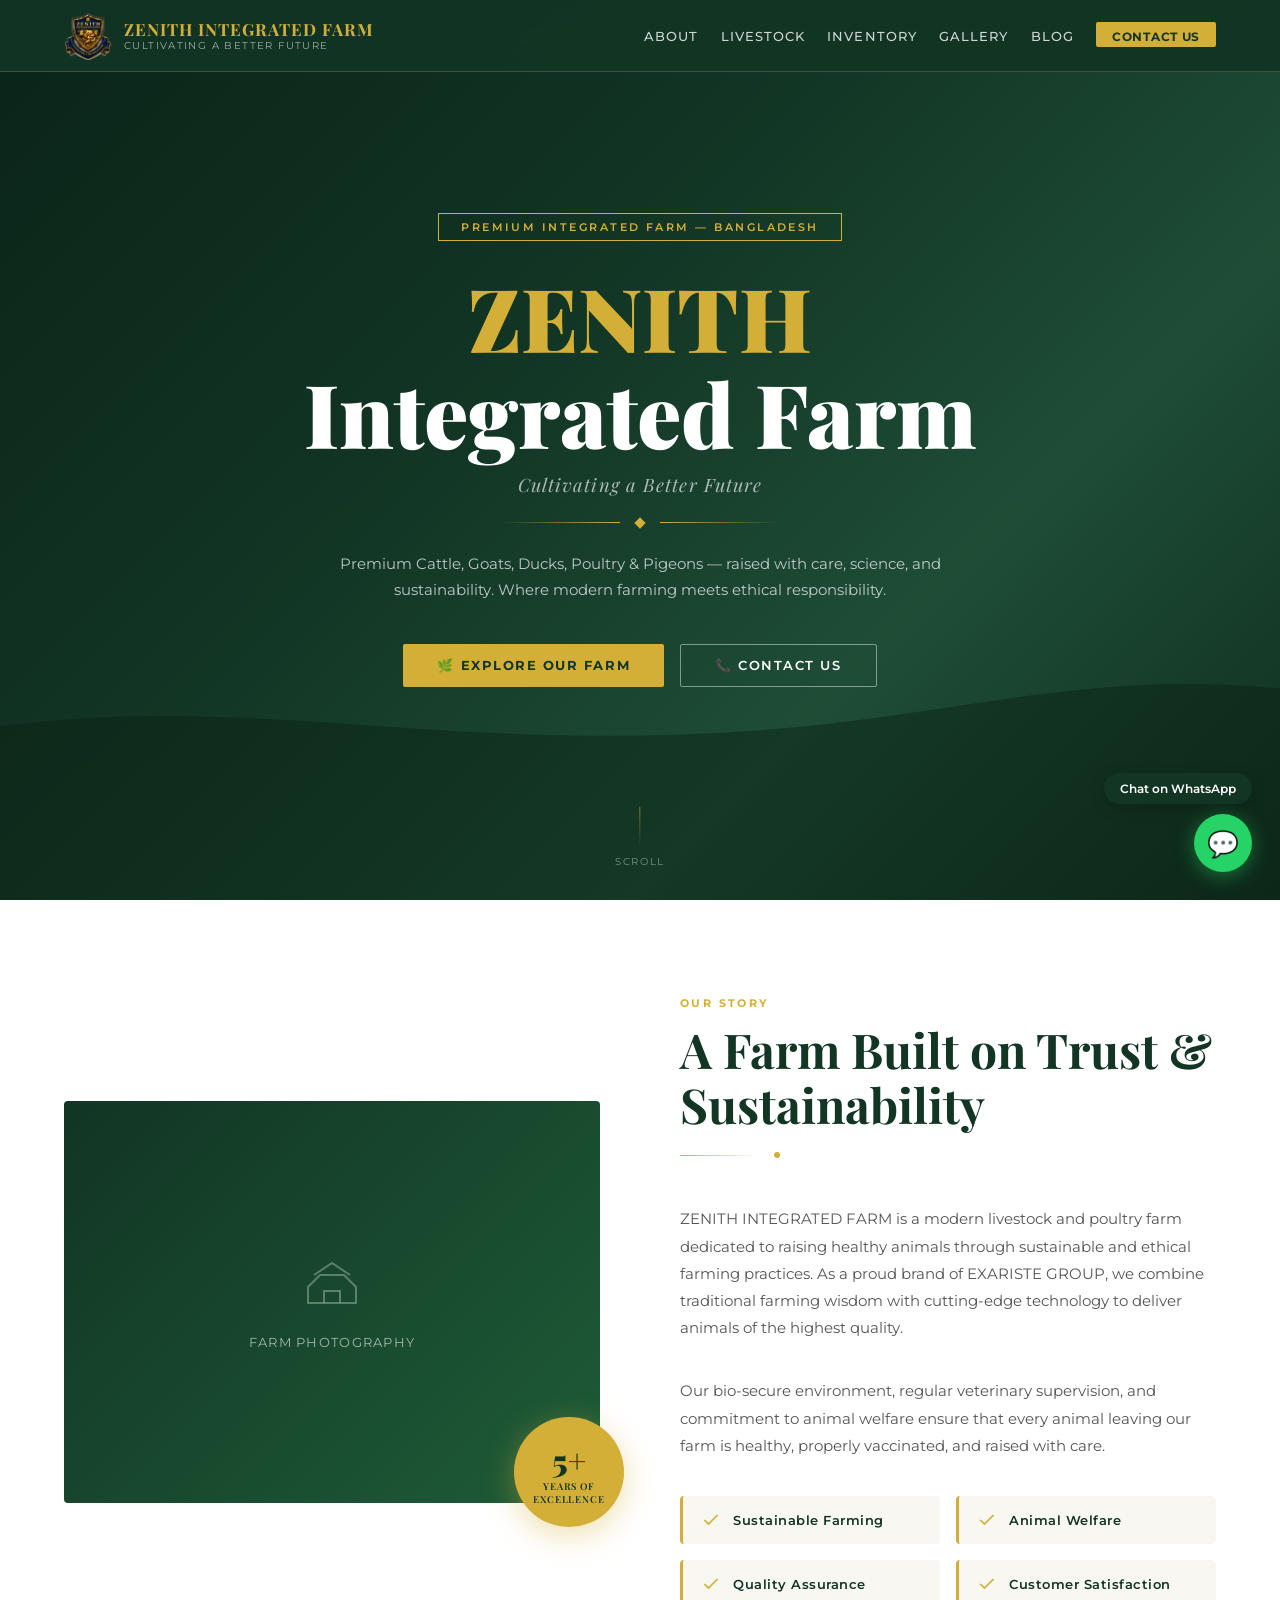
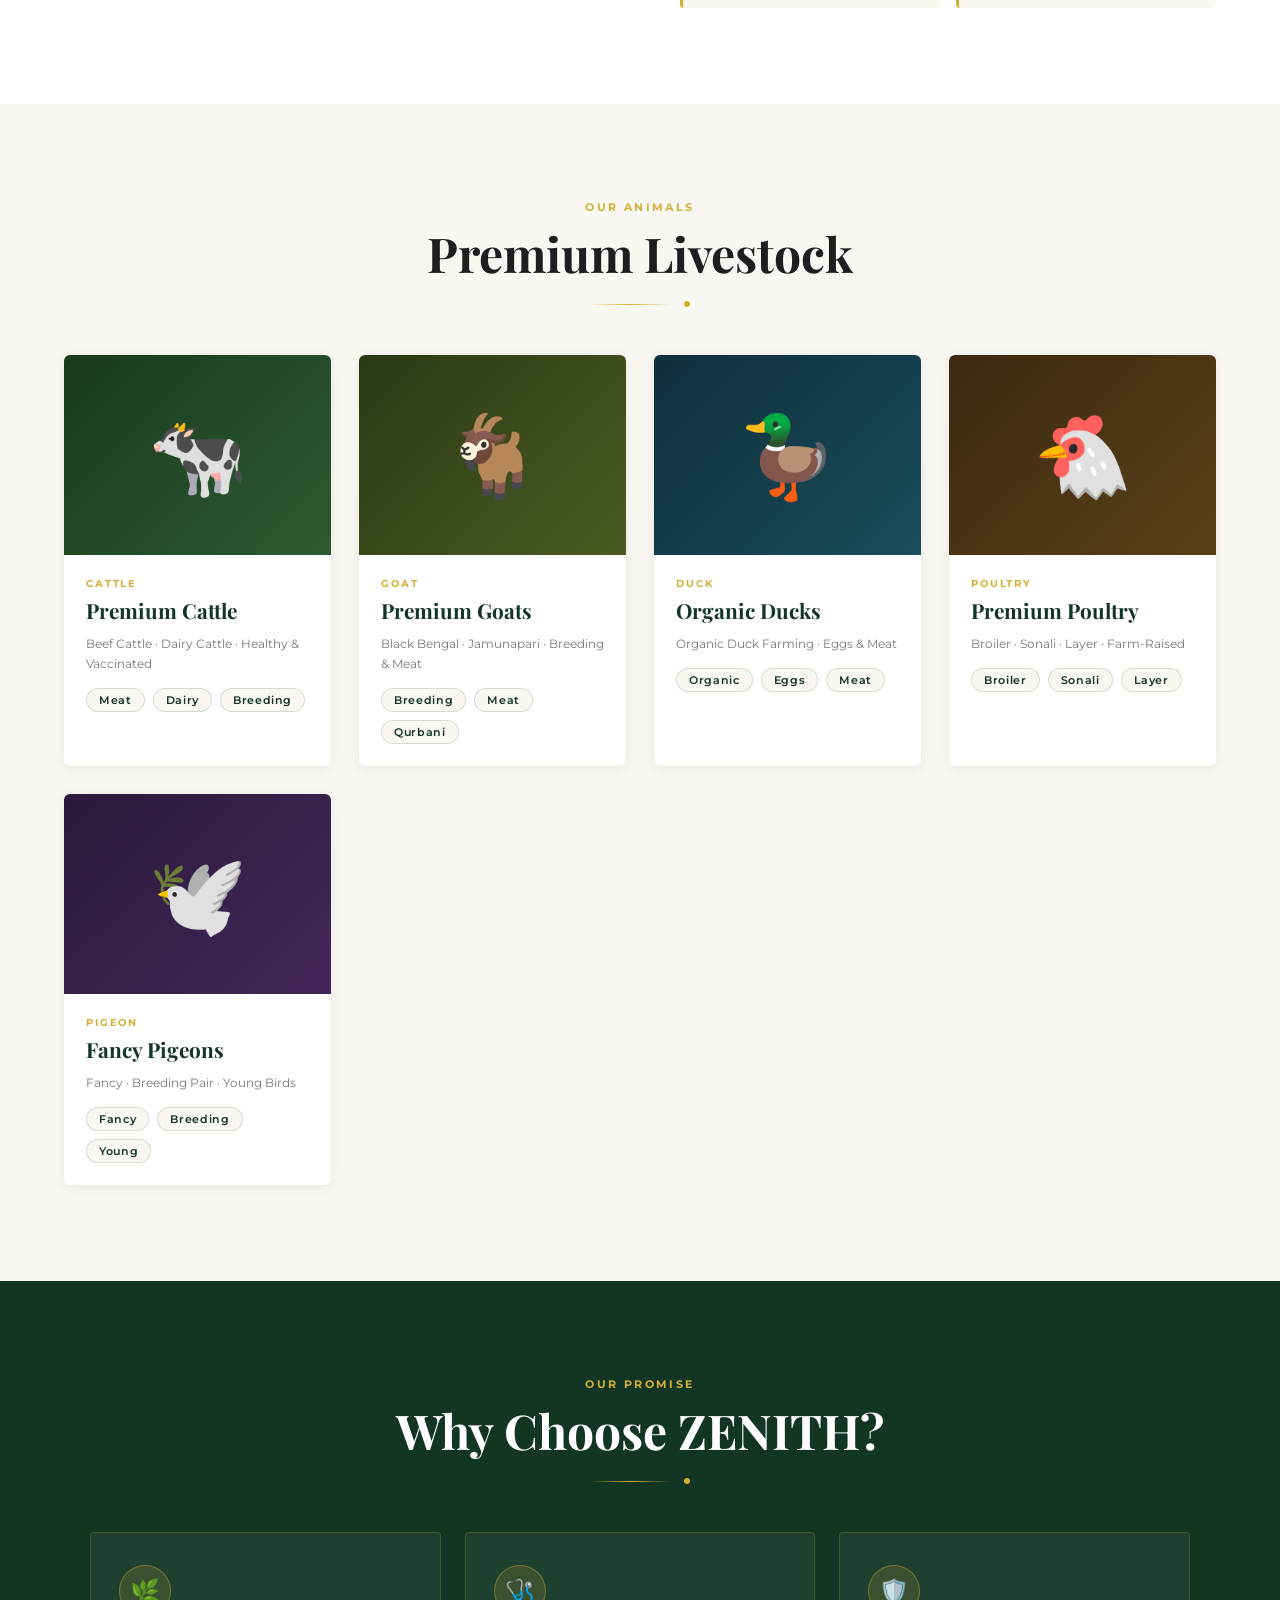
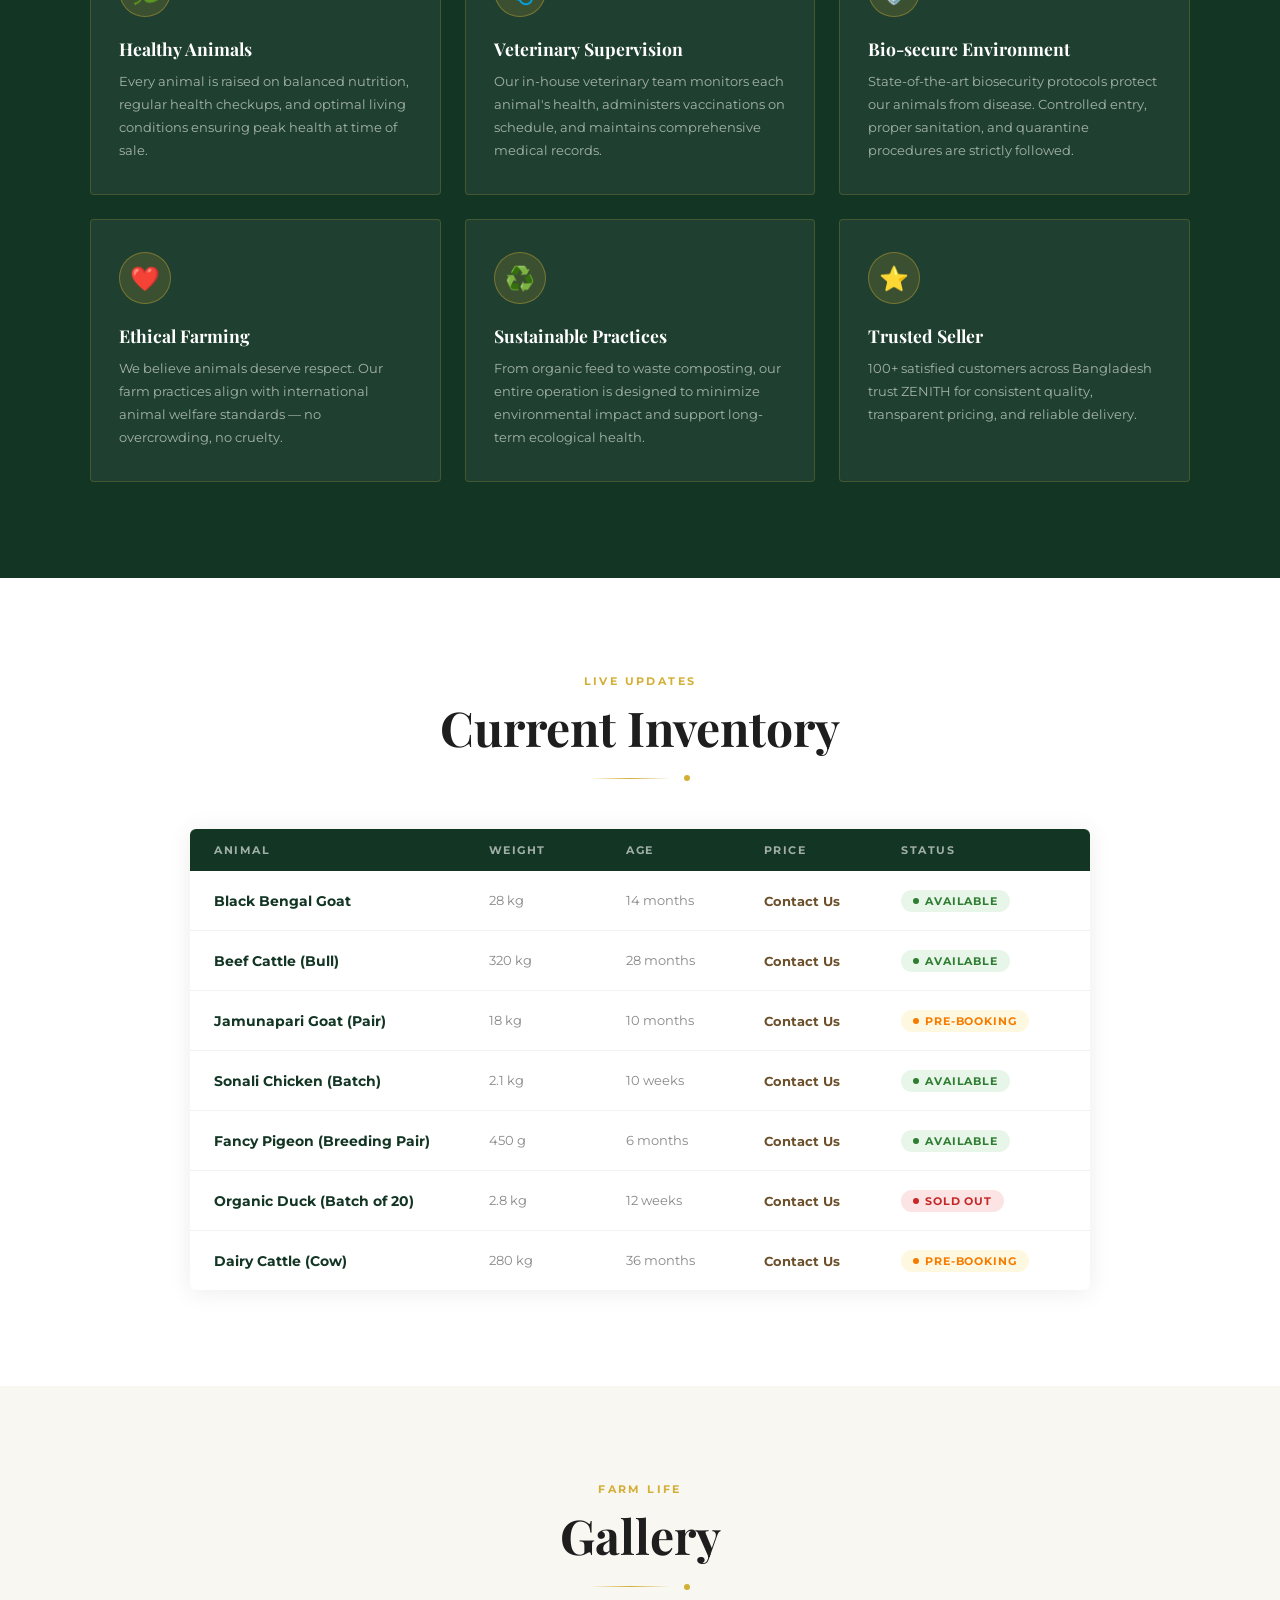
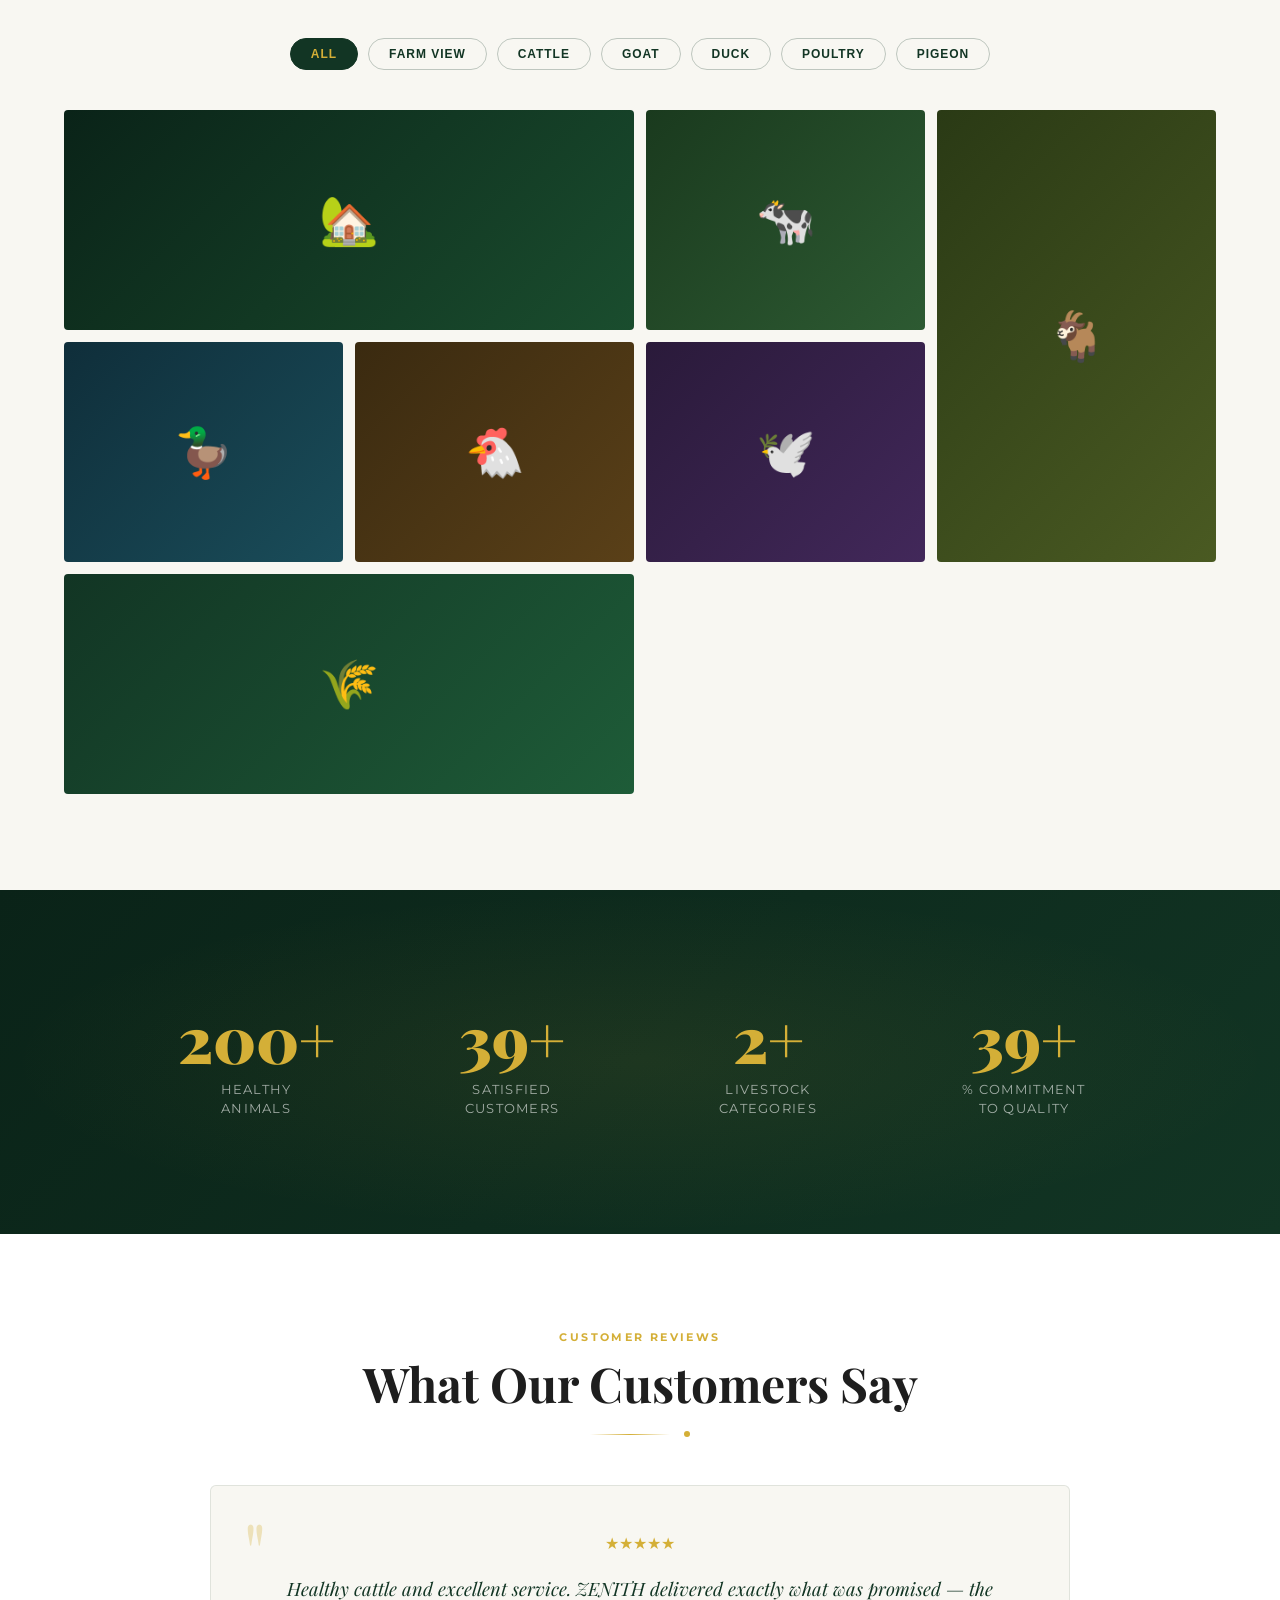
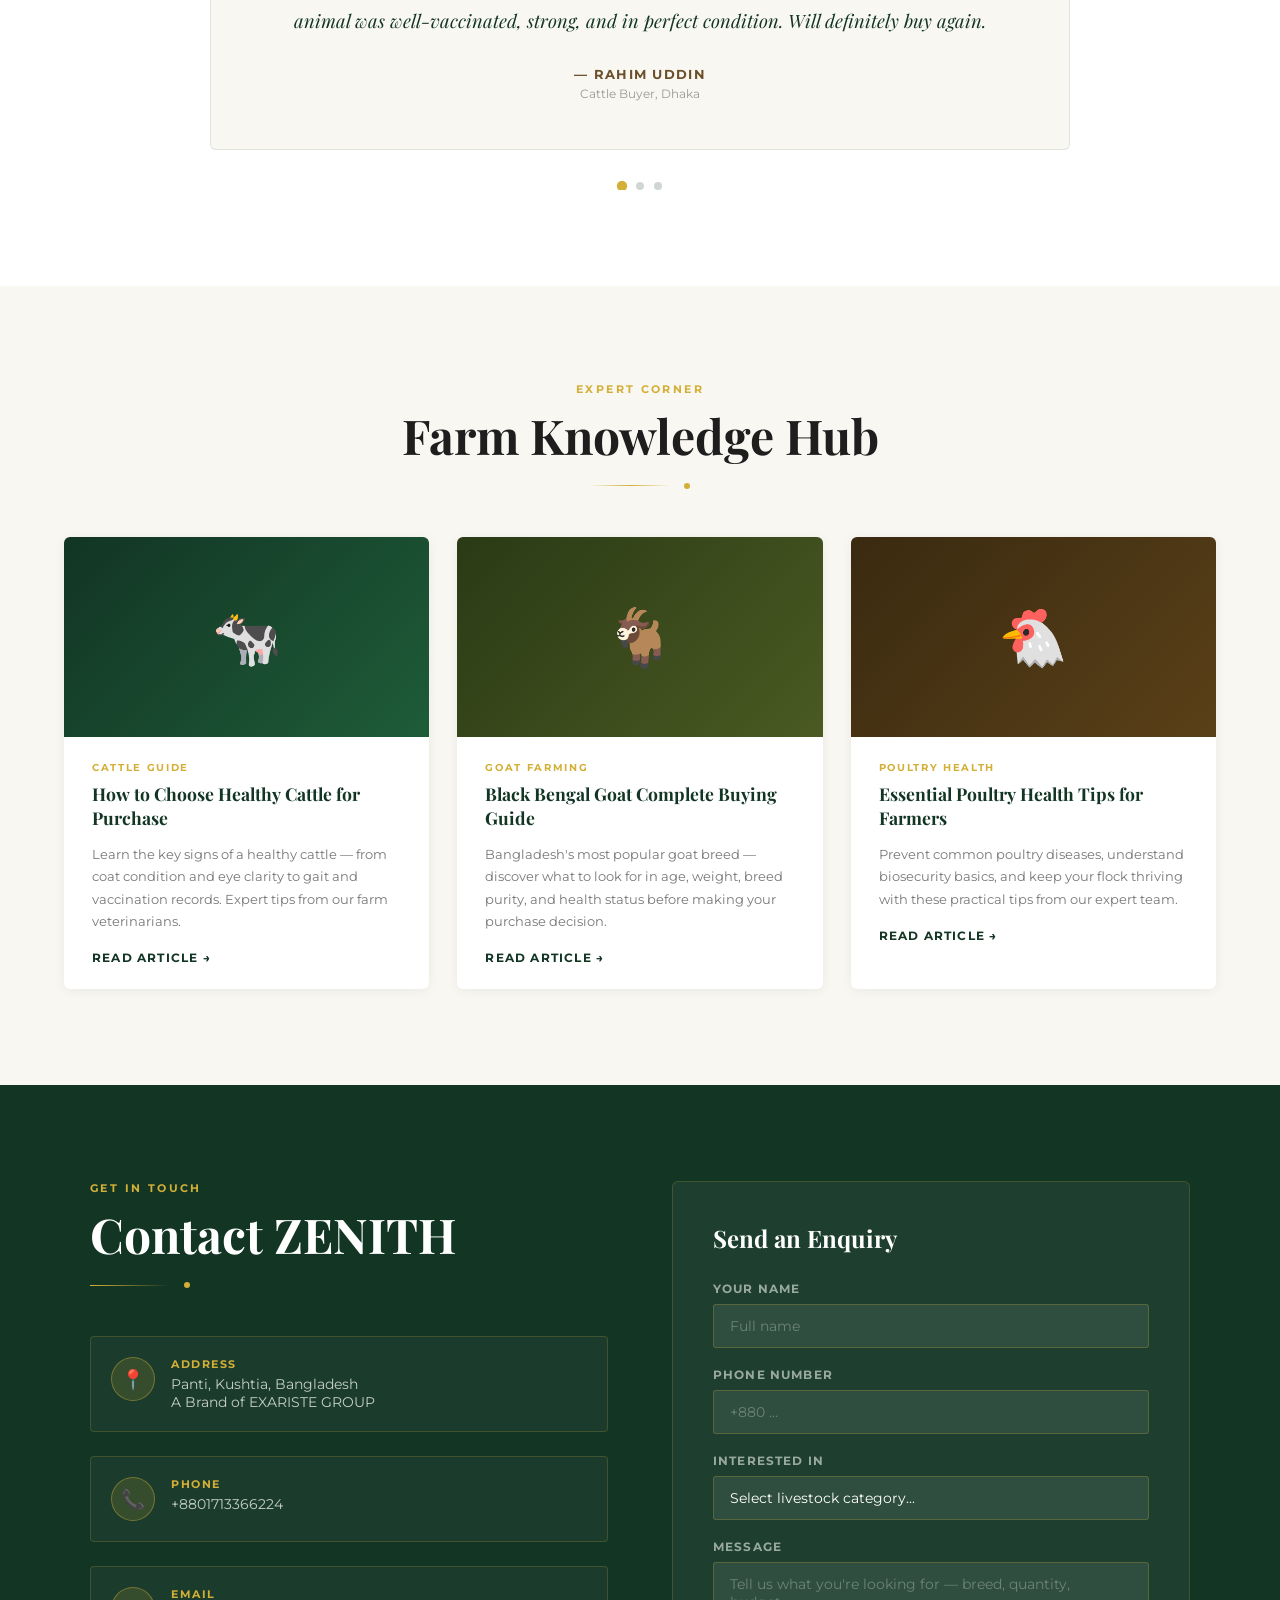
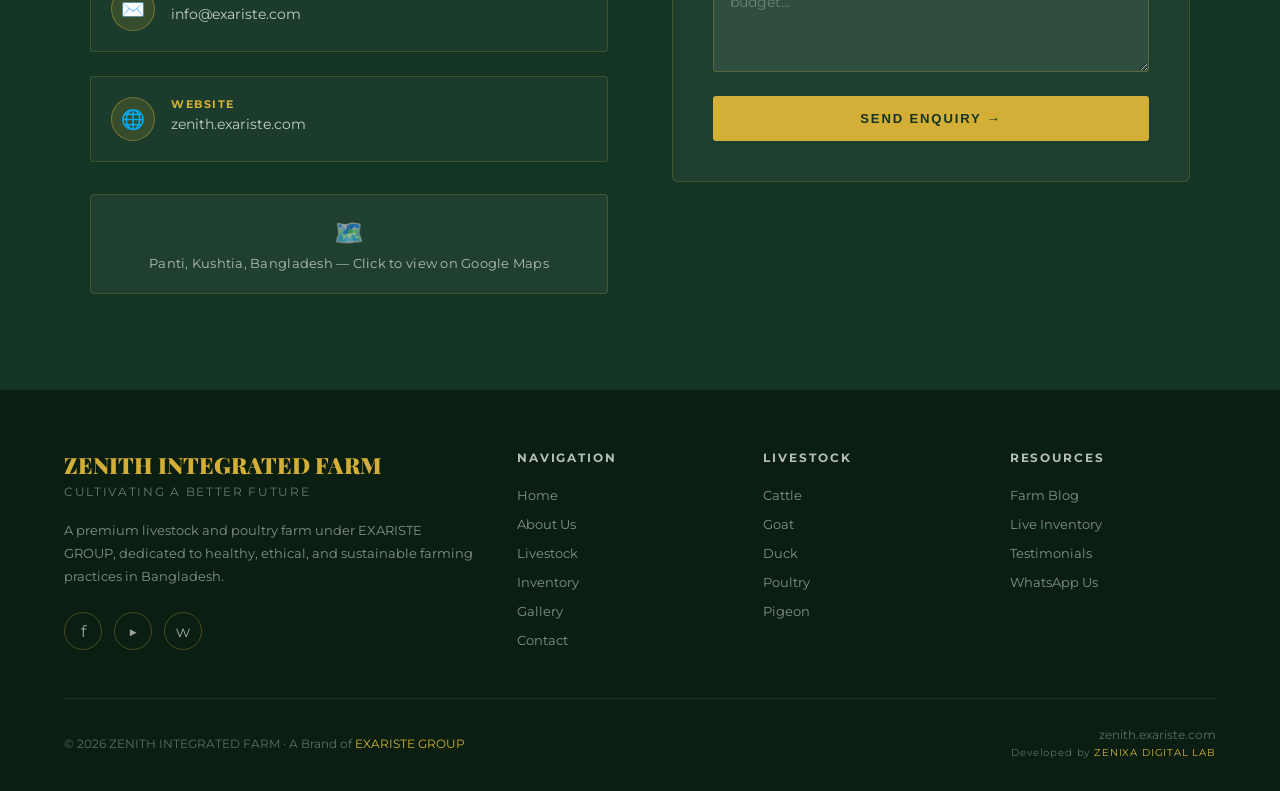
<file: index.html>
<!DOCTYPE html>
<html lang="en">
<head>
<meta charset="UTF-8">
<meta name="viewport" content="width=device-width, initial-scale=1.0">
<title>ZENITH Integrated Farm – Cultivating a Better Future</title>
<link href="https://fonts.googleapis.com/css2?family=Playfair+Display:wght@400;600;700;900&family=Montserrat:wght@300;400;500;600;700&display=swap" rel="stylesheet">
<style>
  :root {
    --forest: #123524;
    --gold: #D4AF37;
    --cream: #F8F7F2;
    --text: #1E1E1E;
    --earth: #6B4F2A;
    --forest-light: #1e4d36;
    --gold-light: #e8c84a;
    --overlay: rgba(18,53,36,0.82);
  }

  * { margin:0; padding:0; box-sizing:border-box; }

  html { scroll-behavior: smooth; }

  body {
    font-family: 'Montserrat', sans-serif;
    background: var(--cream);
    color: var(--text);
    overflow-x: hidden;
  }

  /* ── NAV ── */
  nav {
    position: fixed; top:0; left:0; right:0; z-index:1000;
    display:flex; align-items:center; justify-content:space-between;
    padding: 0 5vw;
    height: 72px;
    background: rgba(18,53,36,0.96);
    backdrop-filter: blur(12px);
    border-bottom: 1px solid rgba(212,175,55,0.25);
    transition: box-shadow 0.3s;
  }
  nav.scrolled { box-shadow: 0 4px 32px rgba(0,0,0,0.35); }

  .nav-brand {
    display:flex; align-items:center; gap:12px;
    text-decoration:none;
  }
  .nav-brand img {
    height: 48px; width: 48px; object-fit:contain;
  }
  .nav-brand-text {
    display:flex; flex-direction:column; line-height:1.2;
  }
  .nav-brand-text span:first-child {
    font-family:'Playfair Display', serif;
    color: var(--gold);
    font-size: 1.05rem;
    font-weight:700;
    letter-spacing:.06em;
  }
  .nav-brand-text span:last-child {
    color: rgba(255,255,255,0.6);
    font-size:0.62rem;
    letter-spacing:.14em;
    text-transform:uppercase;
  }

  .nav-links {
    display:flex; gap:1.4rem; list-style:none; align-items:center;
  }
  .nav-links a {
    color: rgba(255,255,255,0.8);
    text-decoration:none;
    font-size:0.8rem;
    font-weight:500;
    letter-spacing:.08em;
    text-transform:uppercase;
    transition: color 0.2s;
    position: relative;
    padding-bottom: 3px;
  }
  .nav-links a::after {
    content:''; position:absolute; bottom:0; left:0; right:100%; height:1px;
    background: var(--gold); transition: right 0.25s;
  }
  .nav-links a:hover { color:#fff; }
  .nav-links a:hover::after { right:0; }

  .nav-cta {
    background: var(--gold);
    color: var(--forest) !important;
    padding: 8px 16px;
    border-radius: 2px;
    font-weight:700 !important;
    font-size:0.72rem !important;
    letter-spacing:.06em !important;
    white-space: nowrap !important;
  }
  .nav-cta::after { display:none !important; }
  .nav-cta:hover { background: var(--gold-light) !important; }

  /* ── HERO ── */
  #hero {
    position: relative;
    height: 100vh; min-height: 640px;
    display:flex; align-items:center; justify-content:center;
    overflow:hidden;
    background: var(--forest);
  }

  .hero-bg {
    position:absolute; inset:0;
    background: linear-gradient(135deg, #0a2318 0%, #123524 40%, #1e4d36 70%, #0f2e1d 100%);
  }

  /* Animated farm silhouette */
  .hero-silhouette {
    position:absolute; bottom:0; left:0; right:0;
    height:45%;
    background: url("data:image/svg+xml,%3Csvg xmlns='http://www.w3.org/2000/svg' viewBox='0 0 1440 320'%3E%3Cpath fill='%230a1f12' fill-opacity='0.7' d='M0,224L48,213.3C96,203,192,181,288,176C384,171,480,181,576,186.7C672,192,768,192,864,181.3C960,171,1056,149,1152,149.3C1248,149,1344,171,1392,181.3L1440,192L1440,320L0,320Z'%3E%3C/path%3E%3C/svg%3E") no-repeat bottom;
    background-size: cover;
    opacity:0.6;
  }

  /* Gold particle dots */
  .hero-particles {
    position:absolute; inset:0; overflow:hidden; pointer-events:none;
  }
  .particle {
    position:absolute;
    width:3px; height:3px;
    background: var(--gold);
    border-radius:50%;
    opacity:0;
    animation: float-up 8s infinite;
  }
  @keyframes float-up {
    0% { opacity:0; transform: translateY(0) scale(0.5); }
    20% { opacity:0.6; }
    80% { opacity:0.2; }
    100% { opacity:0; transform: translateY(-80vh) scale(1.5); }
  }

  .hero-content {
    position:relative; z-index:2;
    text-align:center;
    padding: 0 5vw;
    max-width: 900px;
  }

  .hero-eyebrow {
    display:inline-block;
    border: 1px solid var(--gold);
    color: var(--gold);
    font-size:0.7rem;
    font-weight:600;
    letter-spacing:.22em;
    text-transform:uppercase;
    padding:6px 22px;
    margin-bottom: 28px;
    animation: fadeInDown 1s 0.3s both;
  }

  .hero-title {
    font-family:'Playfair Display', serif;
    font-size: clamp(2.6rem, 7vw, 5.5rem);
    font-weight:900;
    color:#fff;
    line-height:1.08;
    margin-bottom:12px;
    animation: fadeInDown 1s 0.5s both;
  }
  .hero-title span { color: var(--gold); }

  .hero-subtitle {
    font-family:'Playfair Display', serif;
    font-size: clamp(0.9rem, 2vw, 1.15rem);
    color: rgba(255,255,255,0.65);
    font-style:italic;
    letter-spacing:.06em;
    margin-bottom:22px;
    animation: fadeInDown 1s 0.7s both;
  }

  .hero-divider {
    display:flex; align-items:center; justify-content:center; gap:16px;
    margin-bottom:24px;
    animation: fadeIn 1s 0.9s both;
  }
  .hero-divider::before, .hero-divider::after {
    content:''; flex:1; max-width:120px; height:1px;
    background: linear-gradient(90deg, transparent, var(--gold));
  }
  .hero-divider::after { background: linear-gradient(90deg, var(--gold), transparent); }
  .hero-divider-diamond {
    width:8px; height:8px; background: var(--gold);
    transform: rotate(45deg);
  }

  .hero-desc {
    color: rgba(255,255,255,0.72);
    font-size:0.92rem;
    line-height:1.8;
    max-width:620px;
    margin: 0 auto 40px;
    animation: fadeInUp 1s 1.1s both;
  }

  .hero-btns {
    display:flex; gap:16px; justify-content:center; flex-wrap:wrap;
    animation: fadeInUp 1s 1.3s both;
  }
  .btn-primary {
    background: var(--gold);
    color: var(--forest);
    font-weight:700;
    font-size:0.8rem;
    letter-spacing:.12em;
    text-transform:uppercase;
    padding:14px 34px;
    border:none; border-radius:2px;
    cursor:pointer;
    text-decoration:none;
    transition: all 0.25s;
    display:inline-block;
  }
  .btn-primary:hover { background: var(--gold-light); transform:translateY(-2px); box-shadow:0 8px 28px rgba(212,175,55,0.4); }

  .btn-outline {
    background: transparent;
    color: #fff;
    font-weight:600;
    font-size:0.8rem;
    letter-spacing:.12em;
    text-transform:uppercase;
    padding:13px 34px;
    border:1px solid rgba(255,255,255,0.45);
    border-radius:2px;
    cursor:pointer;
    text-decoration:none;
    transition: all 0.25s;
    display:inline-block;
  }
  .btn-outline:hover { border-color:#fff; background:rgba(255,255,255,0.08); transform:translateY(-2px); }

  .hero-scroll {
    position:absolute; bottom:32px; left:50%; transform:translateX(-50%);
    z-index:2; display:flex; flex-direction:column; align-items:center; gap:8px;
    color:rgba(255,255,255,0.45); font-size:0.65rem; letter-spacing:.15em; text-transform:uppercase;
    animation: bounce 2s 2s infinite;
  }
  .hero-scroll-line {
    width:1px; height:40px;
    background: linear-gradient(to bottom, rgba(212,175,55,0.6), transparent);
  }

  @keyframes bounce { 0%,100% { transform:translateX(-50%) translateY(0); } 50% { transform:translateX(-50%) translateY(6px); } }
  @keyframes fadeInDown { from { opacity:0; transform:translateY(-24px); } to { opacity:1; transform:translateY(0); } }
  @keyframes fadeInUp   { from { opacity:0; transform:translateY(24px);  } to { opacity:1; transform:translateY(0); } }
  @keyframes fadeIn     { from { opacity:0; } to { opacity:1; } }

  /* ── SECTION COMMONS ── */
  section { padding: 96px 5vw; }

  .section-eyebrow {
    font-size:0.68rem; font-weight:700; letter-spacing:.22em;
    text-transform:uppercase; color: var(--gold);
    margin-bottom:12px;
  }
  .section-title {
    font-family:'Playfair Display', serif;
    font-size: clamp(2rem, 4vw, 3rem);
    font-weight:700;
    line-height:1.15;
    margin-bottom:20px;
  }
  .section-divider {
    display:flex; align-items:center; gap:14px;
    margin-bottom:48px;
  }
  .section-divider-line {
    height:1px; width:80px;
    background: linear-gradient(90deg, var(--gold), transparent);
  }
  .section-divider-dot {
    width:6px; height:6px; background:var(--gold); border-radius:50%;
  }
  .center { text-align:center; }
  .center .section-divider { justify-content:center; }
  .center .section-divider-line { background: linear-gradient(90deg, transparent, var(--gold), transparent); }

  /* ── ABOUT ── */
  #about { background: #fff; }
  .about-grid {
    max-width:1200px; margin:0 auto;
    display:grid; grid-template-columns:1fr 1fr; gap:80px; align-items:center;
  }
  .about-image-wrap {
    position:relative;
  }
  .about-image-main {
    width:100%; aspect-ratio:4/3; object-fit:cover;
    border-radius:4px;
    background: linear-gradient(135deg, #1a4a2e, #2d6b46);
    display:flex; align-items:center; justify-content:center;
    overflow:hidden;
  }
  .about-image-placeholder {
    width:100%; height:100%;
    background: linear-gradient(135deg, #123524, #1e5c38);
    display:flex; flex-direction:column; align-items:center; justify-content:center;
    gap:16px; color:rgba(255,255,255,0.6); font-size:0.8rem; letter-spacing:.1em; text-transform:uppercase;
  }
  .about-image-placeholder svg { width:64px; height:64px; opacity:0.5; }
  .about-badge {
    position:absolute; bottom:-24px; right:-24px;
    background: var(--gold);
    color: var(--forest);
    width:110px; height:110px;
    border-radius:50%;
    display:flex; flex-direction:column; align-items:center; justify-content:center;
    font-family:'Playfair Display', serif;
    box-shadow: 0 8px 32px rgba(212,175,55,0.4);
    text-align:center; line-height:1.3;
  }
  .about-badge .num { font-size:2rem; font-weight:900; }
  .about-badge .lbl { font-size:0.6rem; font-weight:600; letter-spacing:.1em; text-transform:uppercase; }

  .about-content .section-title { color: var(--forest); }
  .about-text { color:#555; font-size:0.92rem; line-height:1.85; margin-bottom:36px; }

  .about-features {
    display:grid; grid-template-columns:1fr 1fr; gap:16px;
  }
  .about-feature {
    display:flex; align-items:center; gap:12px;
    background: var(--cream);
    padding:14px 18px; border-radius:4px;
    border-left:3px solid var(--gold);
  }
  .about-feature svg { flex-shrink:0; width:20px; height:20px; color:var(--gold); }
  .about-feature span { font-size:0.8rem; font-weight:600; color:var(--forest); letter-spacing:.04em; }

  /* ── LIVESTOCK ── */
  #livestock { background: var(--cream); }
  .livestock-grid {
    max-width:1300px; margin:0 auto;
    display:grid; grid-template-columns: repeat(auto-fit, minmax(230px, 1fr)); gap:28px;
  }

  .livestock-card {
    background:#fff;
    border-radius:6px;
    overflow:hidden;
    box-shadow: 0 2px 12px rgba(0,0,0,0.07);
    transition: transform 0.3s, box-shadow 0.3s;
    position:relative;
    cursor:pointer;
  }
  .livestock-card:hover { transform:translateY(-8px); box-shadow:0 16px 48px rgba(18,53,36,0.15); }
  .livestock-card:hover .card-hover { opacity:1; }

  .card-image {
    height:200px;
    display:flex; align-items:center; justify-content:center;
    font-size:5rem;
    position:relative; overflow:hidden;
  }
  .card-image-bg {
    position:absolute; inset:0;
  }
  .card-emoji { position:relative; z-index:1; }

  .card-body {
    padding:22px;
  }
  .card-category {
    font-size:0.65rem; font-weight:700; letter-spacing:.18em; text-transform:uppercase;
    color: var(--gold); margin-bottom:6px;
  }
  .card-title {
    font-family:'Playfair Display', serif;
    font-size:1.3rem; font-weight:700; color: var(--forest);
    margin-bottom:10px;
  }
  .card-breeds { font-size:0.78rem; color:#777; margin-bottom:14px; line-height:1.6; }
  .card-tags { display:flex; gap:8px; flex-wrap:wrap; }
  .card-tag {
    background: var(--cream); border:1px solid rgba(18,53,36,0.15);
    padding:4px 12px; border-radius:20px;
    font-size:0.68rem; font-weight:600; color:var(--forest); letter-spacing:.06em;
  }

  .card-hover {
    position:absolute; inset:0;
    background: rgba(18,53,36,0.93);
    opacity:0; transition:opacity 0.3s;
    display:flex; flex-direction:column; align-items:center; justify-content:center;
    gap:14px; padding:28px;
  }
  .card-hover-item {
    display:flex; justify-content:space-between; width:100%;
    border-bottom:1px solid rgba(212,175,55,0.2);
    padding-bottom:10px;
  }
  .card-hover-item:last-of-type { border-bottom:none; }
  .card-hover-label { color:rgba(255,255,255,0.55); font-size:0.72rem; text-transform:uppercase; letter-spacing:.1em; }
  .card-hover-value { color: var(--gold); font-size:0.78rem; font-weight:700; }
  .card-hover-btn {
    background: var(--gold); color:var(--forest);
    padding:10px 28px; border:none; border-radius:2px;
    font-weight:700; font-size:0.78rem; letter-spacing:.1em;
    text-transform:uppercase; cursor:pointer; margin-top:6px;
    transition:background 0.2s;
  }
  .card-hover-btn:hover { background:var(--gold-light); }

  /* ── WHY CHOOSE ── */
  #why {
    background: var(--forest);
    color:#fff;
  }
  #why .section-title { color:#fff; }

  .why-grid {
    max-width:1100px; margin:0 auto;
    display:grid; grid-template-columns:repeat(auto-fit, minmax(280px, 1fr)); gap:24px;
  }
  .why-item {
    background: rgba(255,255,255,0.06);
    border:1px solid rgba(212,175,55,0.2);
    padding:32px 28px;
    border-radius:4px;
    transition:background 0.3s, border-color 0.3s, transform 0.3s;
  }
  .why-item:hover { background:rgba(255,255,255,0.1); border-color:var(--gold); transform:translateY(-4px); }
  .why-icon {
    width:52px; height:52px;
    background: rgba(212,175,55,0.15);
    border:1px solid rgba(212,175,55,0.4);
    border-radius:50%;
    display:flex; align-items:center; justify-content:center;
    font-size:1.5rem; margin-bottom:20px;
  }
  .why-title { font-family:'Playfair Display', serif; font-size:1.1rem; font-weight:700; color:#fff; margin-bottom:10px; }
  .why-text { font-size:0.82rem; color:rgba(255,255,255,0.6); line-height:1.75; }

  /* ── INVENTORY ── */
  #inventory { background:#fff; }
  .inventory-table {
    max-width:900px; margin:0 auto;
    border-radius:6px; overflow:hidden;
    box-shadow:0 2px 24px rgba(0,0,0,0.08);
  }
  .inventory-header {
    background:var(--forest);
    display:grid; grid-template-columns:2fr 1fr 1fr 1fr 1.2fr;
    padding:14px 24px;
  }
  .inventory-header span {
    color:rgba(255,255,255,0.6); font-size:0.68rem; font-weight:700; letter-spacing:.14em; text-transform:uppercase;
  }
  .inventory-row {
    display:grid; grid-template-columns:2fr 1fr 1fr 1fr 1.2fr;
    padding:18px 24px; align-items:center;
    border-bottom:1px solid rgba(0,0,0,0.05);
    transition:background 0.2s;
  }
  .inventory-row:hover { background:var(--cream); }
  .inventory-row:last-child { border-bottom:none; }
  .inv-name { font-weight:700; font-size:0.88rem; color:var(--forest); }
  .inv-meta { font-size:0.8rem; color:#888; }
  .inv-price { font-size:0.82rem; font-weight:700; color:var(--earth); }
  .status-badge {
    display:inline-flex; align-items:center; gap:6px;
    padding:4px 12px; border-radius:20px;
    font-size:0.68rem; font-weight:700; letter-spacing:.08em; text-transform:uppercase;
  }
  .status-available { background:#e8f5e9; color:#2e7d32; }
  .status-prebooking { background:#fff8e1; color:#f57c00; }
  .status-soldout { background:#fce4e4; color:#c62828; }
  .status-dot { width:6px; height:6px; border-radius:50%; background:currentColor; }

  /* ── GALLERY ── */
  #gallery { background:var(--cream); }
  .gallery-filters {
    display:flex; gap:10px; justify-content:center; flex-wrap:wrap;
    margin-bottom:40px;
  }
  .filter-btn {
    background: transparent;
    border:1px solid rgba(18,53,36,0.25);
    color:var(--forest);
    padding:8px 20px; border-radius:20px;
    font-size:0.75rem; font-weight:600; letter-spacing:.08em; text-transform:uppercase;
    cursor:pointer; transition:all 0.2s;
  }
  .filter-btn.active, .filter-btn:hover { background:var(--forest); color:var(--gold); border-color:var(--forest); }

  .gallery-grid {
    max-width:1200px; margin:0 auto;
    display:grid; grid-template-columns: repeat(4, 1fr); grid-auto-rows:220px;
    gap:12px;
  }
  .gallery-item {
    border-radius:4px; overflow:hidden;
    position:relative; cursor:pointer;
    transition:transform 0.3s;
  }
  .gallery-item:hover { transform:scale(1.02); z-index:2; }
  .gallery-item.wide { grid-column:span 2; }
  .gallery-item.tall { grid-row:span 2; }
  .gallery-item-inner {
    width:100%; height:100%;
    display:flex; align-items:center; justify-content:center;
    font-size:3rem;
    position:relative;
  }
  .gallery-item-overlay {
    position:absolute; inset:0;
    background:linear-gradient(to top, rgba(18,53,36,0.8), transparent);
    opacity:0; transition:opacity 0.3s;
    display:flex; align-items:flex-end; padding:16px;
  }
  .gallery-item:hover .gallery-item-overlay { opacity:1; }
  .gallery-item-label { color:#fff; font-size:0.8rem; font-weight:600; }

  /* ── STATS ── */
  #stats {
    background: linear-gradient(135deg, #0a2318, #123524);
    color:#fff;
    position:relative; overflow:hidden;
  }
  #stats::before {
    content:'';
    position:absolute; inset:0;
    background: radial-gradient(ellipse at 50% 50%, rgba(212,175,55,0.08), transparent 70%);
  }
  .stats-grid {
    max-width:1000px; margin:0 auto;
    display:grid; grid-template-columns:repeat(4,1fr); gap:24px;
    position:relative; z-index:1;
  }
  .stat-item { text-align:center; padding:20px; }
  .stat-number {
    font-family:'Playfair Display', serif;
    font-size:clamp(2.5rem,5vw,4rem);
    font-weight:900; color:var(--gold);
    line-height:1; margin-bottom:10px;
  }
  .stat-label { font-size:0.8rem; color:rgba(255,255,255,0.6); letter-spacing:.1em; text-transform:uppercase; line-height:1.5; }

  /* ── TESTIMONIALS ── */
  #testimonials { background:#fff; }
  .testimonials-slider {
    max-width:900px; margin:0 auto;
    position:relative; overflow:hidden;
  }
  .testimonials-track {
    display:flex; transition:transform 0.5s cubic-bezier(0.4,0,0.2,1);
  }
  .testimonial-item {
    min-width:100%; padding:0 20px;
  }
  .testimonial-card {
    background:var(--cream);
    border:1px solid rgba(18,53,36,0.1);
    border-radius:6px; padding:48px;
    position:relative; text-align:center;
  }
  .testimonial-quote {
    position:absolute; top:24px; left:32px;
    font-family:'Playfair Display', serif;
    font-size:5rem; color:var(--gold); opacity:0.3; line-height:1;
  }
  .testimonial-text {
    font-family:'Playfair Display', serif;
    font-style:italic; font-size:1.15rem;
    color:var(--forest); line-height:1.75;
    margin-bottom:28px; position:relative;
  }
  .testimonial-author { font-weight:700; font-size:0.82rem; letter-spacing:.1em; text-transform:uppercase; color:var(--earth); }
  .testimonial-role { font-size:0.78rem; color:#999; margin-top:4px; }
  .testimonial-stars { color:var(--gold); font-size:1rem; margin-bottom:20px; }

  .slider-controls { display:flex; justify-content:center; gap:10px; margin-top:32px; }
  .slider-dot { width:8px; height:8px; border-radius:50%; background:rgba(18,53,36,0.2); cursor:pointer; transition:background 0.2s, transform 0.2s; border:none; }
  .slider-dot.active { background:var(--gold); transform:scale(1.3); }

  /* ── BLOG ── */
  #blog { background:var(--cream); }
  .blog-grid {
    max-width:1200px; margin:0 auto;
    display:grid; grid-template-columns:repeat(auto-fit,minmax(320px,1fr)); gap:28px;
  }
  .blog-card {
    background:#fff; border-radius:6px; overflow:hidden;
    box-shadow:0 2px 12px rgba(0,0,0,0.06);
    transition:transform 0.3s, box-shadow 0.3s;
  }
  .blog-card:hover { transform:translateY(-6px); box-shadow:0 12px 40px rgba(0,0,0,0.12); }
  .blog-card-image {
    height:200px;
    display:flex; align-items:center; justify-content:center;
    font-size:3.5rem;
    position:relative; overflow:hidden;
  }
  .blog-card-body { padding:24px 28px; }
  .blog-tag { font-size:0.65rem; font-weight:700; letter-spacing:.16em; text-transform:uppercase; color:var(--gold); margin-bottom:8px; }
  .blog-title { font-family:'Playfair Display', serif; font-size:1.1rem; font-weight:700; color:var(--forest); margin-bottom:12px; line-height:1.4; }
  .blog-excerpt { font-size:0.82rem; color:#777; line-height:1.7; margin-bottom:18px; }
  .blog-read { font-size:0.75rem; font-weight:700; color:var(--forest); letter-spacing:.1em; text-transform:uppercase; text-decoration:none; display:flex; align-items:center; gap:8px; transition:gap 0.2s; }
  .blog-read:hover { gap:14px; }

  /* ── CONTACT ── */
  #contact { background:var(--forest); color:#fff; padding: 96px 5vw; }
  .contact-grid {
    max-width:1100px; margin:0 auto;
    display:grid; grid-template-columns:1fr 1fr; gap:64px; align-items:start;
  }
  #contact .section-title { color:#fff; }

  .contact-info { display:flex; flex-direction:column; gap:24px; margin-top:8px; }
  .contact-item {
    display:flex; align-items:flex-start; gap:16px;
    padding:20px; border:1px solid rgba(212,175,55,0.2); border-radius:4px;
    background:rgba(255,255,255,0.04);
    transition:border-color 0.3s, background 0.3s;
  }
  .contact-item:hover { border-color:var(--gold); background:rgba(255,255,255,0.07); }
  .contact-icon {
    width:44px; height:44px; border-radius:50%;
    background:rgba(212,175,55,0.15); border:1px solid rgba(212,175,55,0.4);
    display:flex; align-items:center; justify-content:center;
    font-size:1.2rem; flex-shrink:0;
  }
  .contact-item-label { font-size:0.68rem; font-weight:700; letter-spacing:.14em; text-transform:uppercase; color:var(--gold); margin-bottom:4px; }
  .contact-item-value { font-size:0.88rem; color:rgba(255,255,255,0.75); }

  .contact-form-wrap {
    background:rgba(255,255,255,0.05);
    border:1px solid rgba(212,175,55,0.2);
    border-radius:6px; padding:40px;
  }
  .form-title { font-family:'Playfair Display', serif; font-size:1.5rem; color:#fff; margin-bottom:28px; }
  .form-group { margin-bottom:20px; }
  .form-group label { display:block; font-size:0.72rem; font-weight:700; letter-spacing:.1em; text-transform:uppercase; color:rgba(255,255,255,0.55); margin-bottom:8px; }
  .form-group input, .form-group textarea, .form-group select {
    width:100%; background:rgba(255,255,255,0.08);
    border:1px solid rgba(212,175,55,0.25);
    border-radius:3px; padding:12px 16px;
    color:#fff; font-family:'Montserrat',sans-serif; font-size:0.88rem;
    transition:border-color 0.2s;
    outline:none;
  }
  .form-group input::placeholder, .form-group textarea::placeholder { color:rgba(255,255,255,0.3); }
  .form-group input:focus, .form-group textarea:focus, .form-group select:focus { border-color:var(--gold); }
  .form-group textarea { height:110px; resize:vertical; }
  .form-group select { appearance:none; cursor:pointer; }
  .form-group select option { background:var(--forest); }
  .form-submit {
    width:100%; background:var(--gold); color:var(--forest);
    font-weight:800; font-size:0.82rem; letter-spacing:.14em; text-transform:uppercase;
    padding:15px; border:none; border-radius:3px; cursor:pointer;
    transition:background 0.2s, transform 0.2s;
  }
  .form-submit:hover { background:var(--gold-light); transform:translateY(-1px); }

  .map-placeholder {
    margin-top:32px; height:100px;
    background:rgba(255,255,255,0.06);
    border:1px solid rgba(212,175,55,0.2);
    border-radius:4px;
    display:flex; flex-direction:column; align-items:center; justify-content:center;
    gap:8px; color:rgba(255,255,255,0.65);
    font-size:0.82rem !important;
    letter-spacing:0.02em !important;
    text-transform:none !important;
    cursor:pointer;
  }
  .map-placeholder span:first-child { font-size:1.5rem !important; text-transform:none !important; }
  .map-placeholder span:last-child { font-size:0.82rem !important; text-transform:none !important; letter-spacing:0.02em !important; }

  /* ── FOOTER ── */
  footer {
    background:#0a1f12;
    color:rgba(255,255,255,0.55);
    padding:60px 5vw 32px;
  }
  .footer-grid {
    max-width:1200px; margin:0 auto;
    display:grid; grid-template-columns:2fr 1fr 1fr 1fr; gap:40px;
    margin-bottom:48px;
  }
  .footer-brand {}
  .footer-logo-text {
    font-family:'Playfair Display', serif;
    font-size:1.4rem; font-weight:900; color:var(--gold); margin-bottom:4px;
  }
  .footer-tagline { font-size:0.75rem; color:rgba(255,255,255,0.4); letter-spacing:.14em; text-transform:uppercase; margin-bottom:20px; }
  .footer-desc { font-size:0.82rem; line-height:1.75; color:rgba(255,255,255,0.5); margin-bottom:24px; }

  .footer-social { display:flex; gap:12px; }
  .social-btn {
    width:38px; height:38px; border-radius:50%;
    border:1px solid rgba(212,175,55,0.3);
    display:flex; align-items:center; justify-content:center;
    color:rgba(255,255,255,0.6); text-decoration:none; font-size:1rem;
    transition:all 0.2s;
  }
  .social-btn:hover { border-color:var(--gold); color:var(--gold); background:rgba(212,175,55,0.1); }

  .footer-col-title { font-size:0.75rem; font-weight:700; letter-spacing:.16em; text-transform:uppercase; color:rgba(255,255,255,0.7); margin-bottom:20px; }
  .footer-links { list-style:none; display:flex; flex-direction:column; gap:10px; }
  .footer-links a { color:rgba(255,255,255,0.5); text-decoration:none; font-size:0.82rem; transition:color 0.2s; }
  .footer-links a:hover { color:var(--gold); }

  .footer-bottom {
    max-width:1200px; margin:0 auto;
    border-top:1px solid rgba(255,255,255,0.08);
    padding-top:28px;
    display:flex; justify-content:space-between; align-items:center;
    flex-wrap:wrap; gap:12px;
  }
  .footer-copy { font-size:0.78rem; color:rgba(255,255,255,0.35); }
  .footer-copy a { color:var(--gold); text-decoration:none; }

  /* ── WHATSAPP FLOAT ── */
  .whatsapp-float {
    position:fixed; bottom:28px; right:28px; z-index:999;
    display:flex; flex-direction:column; align-items:flex-end; gap:10px;
  }
  .whatsapp-btn {
    width:58px; height:58px; background:#25D366; border-radius:50%;
    display:flex; align-items:center; justify-content:center;
    box-shadow:0 4px 20px rgba(37,211,102,0.45);
    cursor:pointer; text-decoration:none; font-size:1.6rem;
    transition:transform 0.25s;
  }
  .whatsapp-btn:hover { transform:scale(1.1); }
  .whatsapp-label {
    background:var(--forest); color:#fff;
    padding:8px 16px; border-radius:24px;
    font-size:0.75rem; font-weight:600;
    box-shadow:0 4px 16px rgba(0,0,0,0.2);
    white-space:nowrap;
    animation: pulse-label 2s infinite;
  }
  @keyframes pulse-label { 0%,100%{transform:scale(1)} 50%{transform:scale(1.03)} }

  /* ── REVEAL ANIMATION ── */
  .reveal {
    opacity:0; transform:translateY(32px);
    transition:opacity 0.7s, transform 0.7s;
  }
  .reveal.visible {
    opacity:1; transform:translateY(0);
  }
  .reveal-delay-1 { transition-delay:0.1s; }
  .reveal-delay-2 { transition-delay:0.2s; }
  .reveal-delay-3 { transition-delay:0.3s; }
  .reveal-delay-4 { transition-delay:0.4s; }

  /* ── RESPONSIVE ── */
  @media(max-width:900px){
    .about-grid,.contact-grid { grid-template-columns:1fr; gap:48px; }
    .footer-grid { grid-template-columns:1fr 1fr; }
    .stats-grid { grid-template-columns:repeat(2,1fr); }
    .gallery-grid { grid-template-columns:repeat(2,1fr); }
    .gallery-item.wide,.gallery-item.tall { grid-column:span 1; grid-row:span 1; }
    nav { padding:0 4vw; }
    .nav-links { display:none; }
    .about-badge { display:none; }
    .inventory-header, .inventory-row { grid-template-columns:2fr 1fr 1.2fr; }
    .inventory-header span:nth-child(2),.inventory-row .inv-meta:nth-child(2) { display:none; }
  }
  @media(max-width:600px){
    section { padding:72px 5vw; }
    .footer-grid { grid-template-columns:1fr; }
    .stats-grid { grid-template-columns:repeat(2,1fr); gap:16px; }
    .gallery-grid { grid-template-columns:1fr 1fr; grid-auto-rows:160px; }
  }

.reveal { opacity:1 !important; transform:translateY(0) !important; transition: none !important; }

.reveal.visible { opacity:1 !important; transform:none !important; }
</style>
</head>
<body>
<!-- NAV -->
<nav id="navbar">
  <a href="#hero" class="nav-brand">
    <img src="zenith-logo-nobg.png" alt="ZENITH Logo" style="width:48px;height:48px;object-fit:contain;">
    <div class="nav-brand-text">
      <span>ZENITH INTEGRATED FARM</span>
      <span>Cultivating a Better Future</span>
    </div>
  </a>
  <ul class="nav-links">
    <li><a href="#about">About</a></li>
    <li><a href="#livestock">Livestock</a></li>
    <li><a href="#inventory">Inventory</a></li>
    <li><a href="#gallery">Gallery</a></li>
    <li><a href="#blog">Blog</a></li>
    <li><a href="#contact" class="nav-cta">Contact Us</a></li>
  </ul>
</nav>

<!-- HERO -->
<section id="hero">
  <div class="hero-bg"></div>
  <div class="hero-silhouette"></div>

  <!-- Particles -->
  <div class="hero-particles" id="particles"></div>

  <div class="hero-content">
    <div class="hero-eyebrow">Premium Integrated Farm — Bangladesh</div>
    <h1 class="hero-title">
      <span>ZENITH</span><br>Integrated Farm
    </h1>
    <p class="hero-subtitle">Cultivating a Better Future</p>
    <div class="hero-divider"><div class="hero-divider-diamond"></div></div>
    <p class="hero-desc">
      Premium Cattle, Goats, Ducks, Poultry &amp; Pigeons — raised with care, science, and sustainability. Where modern farming meets ethical responsibility.
    </p>
    <div class="hero-btns">
      <a href="#livestock" class="btn-primary">🌿 Explore Our Farm</a>
      <a href="#contact" class="btn-outline">📞 Contact Us</a>
    </div>
  </div>

  <div class="hero-scroll">
    <div class="hero-scroll-line"></div>
    Scroll
  </div>
</section>

<!-- ABOUT -->
<section id="about">
  <div class="about-grid">
    <div class="about-image-wrap reveal">
      <div class="about-image-main">
        <div class="about-image-placeholder">
          <svg viewBox="0 0 64 64" fill="none" xmlns="http://www.w3.org/2000/svg">
            <path d="M8 48 L8 32 L20 20 L44 20 L56 32 L56 48 Z" stroke="currentColor" stroke-width="2" fill="none"/>
            <path d="M24 48 L24 36 L40 36 L40 48" stroke="currentColor" stroke-width="2"/>
            <path d="M14 20 L32 8 L50 20" stroke="currentColor" stroke-width="2"/>
          </svg>
          <span>Farm Photography</span>
        </div>
      </div>
      <div class="about-badge">
        <span class="num">5+</span>
        <span class="lbl">Years of<br>Excellence</span>
      </div>
    </div>
    <div class="about-content reveal reveal-delay-2">
      <p class="section-eyebrow">Our Story</p>
      <h2 class="section-title">A Farm Built on Trust &amp; Sustainability</h2>
      <div class="section-divider">
        <div class="section-divider-line"></div>
        <div class="section-divider-dot"></div>
      </div>
      <p class="about-text">
        ZENITH INTEGRATED FARM is a modern livestock and poultry farm dedicated to raising healthy animals through sustainable and ethical farming practices. As a proud brand of EXARISTE GROUP, we combine traditional farming wisdom with cutting-edge technology to deliver animals of the highest quality.
      </p>
      <p class="about-text">
        Our bio-secure environment, regular veterinary supervision, and commitment to animal welfare ensure that every animal leaving our farm is healthy, properly vaccinated, and raised with care.
      </p>
      <div class="about-features">
        <div class="about-feature">
          <svg viewBox="0 0 24 24" fill="none" stroke="currentColor" stroke-width="2"><polyline points="20 6 9 17 4 12"/></svg>
          <span>Sustainable Farming</span>
        </div>
        <div class="about-feature">
          <svg viewBox="0 0 24 24" fill="none" stroke="currentColor" stroke-width="2"><polyline points="20 6 9 17 4 12"/></svg>
          <span>Animal Welfare</span>
        </div>
        <div class="about-feature">
          <svg viewBox="0 0 24 24" fill="none" stroke="currentColor" stroke-width="2"><polyline points="20 6 9 17 4 12"/></svg>
          <span>Quality Assurance</span>
        </div>
        <div class="about-feature">
          <svg viewBox="0 0 24 24" fill="none" stroke="currentColor" stroke-width="2"><polyline points="20 6 9 17 4 12"/></svg>
          <span>Customer Satisfaction</span>
        </div>
      </div>
    </div>
  </div>
</section>

<!-- LIVESTOCK -->
<section id="livestock">
  <div class="center reveal">
    <p class="section-eyebrow">Our Animals</p>
    <h2 class="section-title">Premium Livestock</h2>
    <div class="section-divider">
      <div class="section-divider-line"></div>
      <div class="section-divider-dot"></div>
    </div>
  </div>

  <div class="livestock-grid">

    <div class="livestock-card reveal reveal-delay-1">
      <div class="card-image">
        <div class="card-image-bg" style="background:linear-gradient(135deg,#1a3a1e,#2d5a32)"></div>
        <div class="card-emoji">🐄</div>
      </div>
      <div class="card-body">
        <div class="card-category">Cattle</div>
        <h3 class="card-title">Premium Cattle</h3>
        <p class="card-breeds">Beef Cattle · Dairy Cattle · Healthy &amp; Vaccinated</p>
        <div class="card-tags">
          <span class="card-tag">Meat</span>
          <span class="card-tag">Dairy</span>
          <span class="card-tag">Breeding</span>
        </div>
      </div>
      <div class="card-hover">
        <div class="card-hover-item"><span class="card-hover-label">Breeds</span><span class="card-hover-value">Beef &amp; Dairy</span></div>
        <div class="card-hover-item"><span class="card-hover-label">Age Range</span><span class="card-hover-value">12–36 Months</span></div>
        <div class="card-hover-item"><span class="card-hover-label">Weight</span><span class="card-hover-value">150–500 kg</span></div>
        <div class="card-hover-item"><span class="card-hover-label">Availability</span><span class="card-hover-value">Available</span></div>
        <button class="card-hover-btn" onclick="scrollToContact()">Enquire Now</button>
      </div>
    </div>

    <div class="livestock-card reveal reveal-delay-2">
      <div class="card-image">
        <div class="card-image-bg" style="background:linear-gradient(135deg,#2a3a15,#4a5a22)"></div>
        <div class="card-emoji">🐐</div>
      </div>
      <div class="card-body">
        <div class="card-category">Goat</div>
        <h3 class="card-title">Premium Goats</h3>
        <p class="card-breeds">Black Bengal · Jamunapari · Breeding &amp; Meat</p>
        <div class="card-tags">
          <span class="card-tag">Breeding</span>
          <span class="card-tag">Meat</span>
          <span class="card-tag">Qurbani</span>
        </div>
      </div>
      <div class="card-hover">
        <div class="card-hover-item"><span class="card-hover-label">Breeds</span><span class="card-hover-value">Black Bengal · Jamunapari</span></div>
        <div class="card-hover-item"><span class="card-hover-label">Age Range</span><span class="card-hover-value">8–24 Months</span></div>
        <div class="card-hover-item"><span class="card-hover-label">Weight</span><span class="card-hover-value">15–45 kg</span></div>
        <div class="card-hover-item"><span class="card-hover-label">Availability</span><span class="card-hover-value">Available</span></div>
        <button class="card-hover-btn" onclick="scrollToContact()">Enquire Now</button>
      </div>
    </div>

    <div class="livestock-card reveal reveal-delay-3">
      <div class="card-image">
        <div class="card-image-bg" style="background:linear-gradient(135deg,#0f2e3a,#1a4d5a)"></div>
        <div class="card-emoji">🦆</div>
      </div>
      <div class="card-body">
        <div class="card-category">Duck</div>
        <h3 class="card-title">Organic Ducks</h3>
        <p class="card-breeds">Organic Duck Farming · Eggs &amp; Meat</p>
        <div class="card-tags">
          <span class="card-tag">Organic</span>
          <span class="card-tag">Eggs</span>
          <span class="card-tag">Meat</span>
        </div>
      </div>
      <div class="card-hover">
        <div class="card-hover-item"><span class="card-hover-label">Type</span><span class="card-hover-value">Organic Farmed</span></div>
        <div class="card-hover-item"><span class="card-hover-label">Age Range</span><span class="card-hover-value">4–16 Weeks</span></div>
        <div class="card-hover-item"><span class="card-hover-label">Weight</span><span class="card-hover-value">1.5–3.5 kg</span></div>
        <div class="card-hover-item"><span class="card-hover-label">Availability</span><span class="card-hover-value">Pre-booking</span></div>
        <button class="card-hover-btn" onclick="scrollToContact()">Enquire Now</button>
      </div>
    </div>

    <div class="livestock-card reveal reveal-delay-4">
      <div class="card-image">
        <div class="card-image-bg" style="background:linear-gradient(135deg,#3a2a10,#5a4018)"></div>
        <div class="card-emoji">🐔</div>
      </div>
      <div class="card-body">
        <div class="card-category">Poultry</div>
        <h3 class="card-title">Premium Poultry</h3>
        <p class="card-breeds">Broiler · Sonali · Layer · Farm-Raised</p>
        <div class="card-tags">
          <span class="card-tag">Broiler</span>
          <span class="card-tag">Sonali</span>
          <span class="card-tag">Layer</span>
        </div>
      </div>
      <div class="card-hover">
        <div class="card-hover-item"><span class="card-hover-label">Breeds</span><span class="card-hover-value">Broiler · Sonali · Layer</span></div>
        <div class="card-hover-item"><span class="card-hover-label">Age Range</span><span class="card-hover-value">4–20 Weeks</span></div>
        <div class="card-hover-item"><span class="card-hover-label">Weight</span><span class="card-hover-value">1–3.5 kg</span></div>
        <div class="card-hover-item"><span class="card-hover-label">Availability</span><span class="card-hover-value">Available</span></div>
        <button class="card-hover-btn" onclick="scrollToContact()">Enquire Now</button>
      </div>
    </div>

    <div class="livestock-card reveal reveal-delay-1">
      <div class="card-image">
        <div class="card-image-bg" style="background:linear-gradient(135deg,#2a1a3a,#42285a)"></div>
        <div class="card-emoji">🕊️</div>
      </div>
      <div class="card-body">
        <div class="card-category">Pigeon</div>
        <h3 class="card-title">Fancy Pigeons</h3>
        <p class="card-breeds">Fancy · Breeding Pair · Young Birds</p>
        <div class="card-tags">
          <span class="card-tag">Fancy</span>
          <span class="card-tag">Breeding</span>
          <span class="card-tag">Young</span>
        </div>
      </div>
      <div class="card-hover">
        <div class="card-hover-item"><span class="card-hover-label">Types</span><span class="card-hover-value">Fancy &amp; Breeding</span></div>
        <div class="card-hover-item"><span class="card-hover-label">Age Range</span><span class="card-hover-value">2–12 Months</span></div>
        <div class="card-hover-item"><span class="card-hover-label">Weight</span><span class="card-hover-value">300–800 g</span></div>
        <div class="card-hover-item"><span class="card-hover-label">Availability</span><span class="card-hover-value">Available</span></div>
        <button class="card-hover-btn" onclick="scrollToContact()">Enquire Now</button>
      </div>
    </div>

  </div>
</section>

<!-- WHY CHOOSE -->
<section id="why">
  <div class="center reveal">
    <p class="section-eyebrow">Our Promise</p>
    <h2 class="section-title">Why Choose ZENITH?</h2>
    <div class="section-divider">
      <div class="section-divider-line"></div>
      <div class="section-divider-dot"></div>
    </div>
  </div>
  <div class="why-grid">
    <div class="why-item reveal reveal-delay-1">
      <div class="why-icon">🌿</div>
      <h3 class="why-title">Healthy Animals</h3>
      <p class="why-text">Every animal is raised on balanced nutrition, regular health checkups, and optimal living conditions ensuring peak health at time of sale.</p>
    </div>
    <div class="why-item reveal reveal-delay-2">
      <div class="why-icon">🩺</div>
      <h3 class="why-title">Veterinary Supervision</h3>
      <p class="why-text">Our in-house veterinary team monitors each animal's health, administers vaccinations on schedule, and maintains comprehensive medical records.</p>
    </div>
    <div class="why-item reveal reveal-delay-3">
      <div class="why-icon">🛡️</div>
      <h3 class="why-title">Bio-secure Environment</h3>
      <p class="why-text">State-of-the-art biosecurity protocols protect our animals from disease. Controlled entry, proper sanitation, and quarantine procedures are strictly followed.</p>
    </div>
    <div class="why-item reveal reveal-delay-1">
      <div class="why-icon">❤️</div>
      <h3 class="why-title">Ethical Farming</h3>
      <p class="why-text">We believe animals deserve respect. Our farm practices align with international animal welfare standards — no overcrowding, no cruelty.</p>
    </div>
    <div class="why-item reveal reveal-delay-2">
      <div class="why-icon">♻️</div>
      <h3 class="why-title">Sustainable Practices</h3>
      <p class="why-text">From organic feed to waste composting, our entire operation is designed to minimize environmental impact and support long-term ecological health.</p>
    </div>
    <div class="why-item reveal reveal-delay-3">
      <div class="why-icon">⭐</div>
      <h3 class="why-title">Trusted Seller</h3>
      <p class="why-text">100+ satisfied customers across Bangladesh trust ZENITH for consistent quality, transparent pricing, and reliable delivery.</p>
    </div>
  </div>
</section>

<!-- LIVE INVENTORY -->
<section id="inventory">
  <div class="center reveal">
    <p class="section-eyebrow">Live Updates</p>
    <h2 class="section-title">Current Inventory</h2>
    <div class="section-divider">
      <div class="section-divider-line"></div>
      <div class="section-divider-dot"></div>
    </div>
  </div>

  <div class="inventory-table reveal">
    <div class="inventory-header">
      <span>Animal</span>
      <span>Weight</span>
      <span>Age</span>
      <span>Price</span>
      <span>Status</span>
    </div>

    <div class="inventory-row">
      <div class="inv-name">Black Bengal Goat</div>
      <div class="inv-meta">28 kg</div>
      <div class="inv-meta">14 months</div>
      <div class="inv-price">Contact Us</div>
      <div><span class="status-badge status-available"><span class="status-dot"></span>Available</span></div>
    </div>
    <div class="inventory-row">
      <div class="inv-name">Beef Cattle (Bull)</div>
      <div class="inv-meta">320 kg</div>
      <div class="inv-meta">28 months</div>
      <div class="inv-price">Contact Us</div>
      <div><span class="status-badge status-available"><span class="status-dot"></span>Available</span></div>
    </div>
    <div class="inventory-row">
      <div class="inv-name">Jamunapari Goat (Pair)</div>
      <div class="inv-meta">18 kg</div>
      <div class="inv-meta">10 months</div>
      <div class="inv-price">Contact Us</div>
      <div><span class="status-badge status-prebooking"><span class="status-dot"></span>Pre-booking</span></div>
    </div>
    <div class="inventory-row">
      <div class="inv-name">Sonali Chicken (Batch)</div>
      <div class="inv-meta">2.1 kg</div>
      <div class="inv-meta">10 weeks</div>
      <div class="inv-price">Contact Us</div>
      <div><span class="status-badge status-available"><span class="status-dot"></span>Available</span></div>
    </div>
    <div class="inventory-row">
      <div class="inv-name">Fancy Pigeon (Breeding Pair)</div>
      <div class="inv-meta">450 g</div>
      <div class="inv-meta">6 months</div>
      <div class="inv-price">Contact Us</div>
      <div><span class="status-badge status-available"><span class="status-dot"></span>Available</span></div>
    </div>
    <div class="inventory-row">
      <div class="inv-name">Organic Duck (Batch of 20)</div>
      <div class="inv-meta">2.8 kg</div>
      <div class="inv-meta">12 weeks</div>
      <div class="inv-price">Contact Us</div>
      <div><span class="status-badge status-soldout"><span class="status-dot"></span>Sold Out</span></div>
    </div>
    <div class="inventory-row">
      <div class="inv-name">Dairy Cattle (Cow)</div>
      <div class="inv-meta">280 kg</div>
      <div class="inv-meta">36 months</div>
      <div class="inv-price">Contact Us</div>
      <div><span class="status-badge status-prebooking"><span class="status-dot"></span>Pre-booking</span></div>
    </div>
  </div>
</section>

<!-- GALLERY -->
<section id="gallery">
  <div class="center reveal">
    <p class="section-eyebrow">Farm Life</p>
    <h2 class="section-title">Gallery</h2>
    <div class="section-divider">
      <div class="section-divider-line"></div>
      <div class="section-divider-dot"></div>
    </div>
  </div>

  <div class="gallery-filters reveal">
    <button class="filter-btn active" data-filter="all">All</button>
    <button class="filter-btn" data-filter="farm">Farm View</button>
    <button class="filter-btn" data-filter="cattle">Cattle</button>
    <button class="filter-btn" data-filter="goat">Goat</button>
    <button class="filter-btn" data-filter="duck">Duck</button>
    <button class="filter-btn" data-filter="poultry">Poultry</button>
    <button class="filter-btn" data-filter="pigeon">Pigeon</button>
  </div>

  <div class="gallery-grid reveal" style="max-width:1200px;margin:0 auto;">
    <div class="gallery-item wide" style="background:linear-gradient(135deg,#0a2318,#1a4d2e)">
      <div class="gallery-item-inner"><span>🏡</span><div class="gallery-item-overlay"><span class="gallery-item-label">Farm Overview</span></div></div>
    </div>
    <div class="gallery-item" style="background:linear-gradient(135deg,#1a3a1e,#2d5a32)">
      <div class="gallery-item-inner"><span>🐄</span><div class="gallery-item-overlay"><span class="gallery-item-label">Cattle Barn</span></div></div>
    </div>
    <div class="gallery-item tall" style="background:linear-gradient(135deg,#2a3a15,#4a5a22)">
      <div class="gallery-item-inner"><span>🐐</span><div class="gallery-item-overlay"><span class="gallery-item-label">Goat Yard</span></div></div>
    </div>
    <div class="gallery-item" style="background:linear-gradient(135deg,#0f2e3a,#1a4d5a)">
      <div class="gallery-item-inner"><span>🦆</span><div class="gallery-item-overlay"><span class="gallery-item-label">Duck Pond</span></div></div>
    </div>
    <div class="gallery-item" style="background:linear-gradient(135deg,#3a2a10,#5a4018)">
      <div class="gallery-item-inner"><span>🐔</span><div class="gallery-item-overlay"><span class="gallery-item-label">Poultry Shed</span></div></div>
    </div>
    <div class="gallery-item" style="background:linear-gradient(135deg,#2a1a3a,#42285a)">
      <div class="gallery-item-inner"><span>🕊️</span><div class="gallery-item-overlay"><span class="gallery-item-label">Pigeon Loft</span></div></div>
    </div>
    <div class="gallery-item wide" style="background:linear-gradient(135deg,#123524,#1e5c38)">
      <div class="gallery-item-inner"><span>🌾</span><div class="gallery-item-overlay"><span class="gallery-item-label">Green Pastures</span></div></div>
    </div>
  </div>
</section>

<!-- STATS -->
<section id="stats">
  <div class="stats-grid">
    <div class="stat-item reveal reveal-delay-1">
      <div class="stat-number" data-target="500">0</div>
      <div class="stat-label">Healthy<br>Animals</div>
    </div>
    <div class="stat-item reveal reveal-delay-2">
      <div class="stat-number" data-target="100">0</div>
      <div class="stat-label">Satisfied<br>Customers</div>
    </div>
    <div class="stat-item reveal reveal-delay-3">
      <div class="stat-number" data-target="5">0</div>
      <div class="stat-label">Livestock<br>Categories</div>
    </div>
    <div class="stat-item reveal reveal-delay-4">
      <div class="stat-number" data-target="100">0</div>
      <div class="stat-label">% Commitment<br>to Quality</div>
    </div>
  </div>
</section>

<!-- TESTIMONIALS -->
<section id="testimonials">
  <div class="center reveal">
    <p class="section-eyebrow">Customer Reviews</p>
    <h2 class="section-title">What Our Customers Say</h2>
    <div class="section-divider">
      <div class="section-divider-line"></div>
      <div class="section-divider-dot"></div>
    </div>
  </div>

  <div class="testimonials-slider reveal">
    <div class="testimonials-track" id="testimonialTrack">

      <div class="testimonial-item">
        <div class="testimonial-card">
          <div class="testimonial-quote">"</div>
          <div class="testimonial-stars">★★★★★</div>
          <p class="testimonial-text">Healthy cattle and excellent service. ZENITH delivered exactly what was promised — the animal was well-vaccinated, strong, and in perfect condition. Will definitely buy again.</p>
          <div class="testimonial-author">— Rahim Uddin</div>
          <div class="testimonial-role">Cattle Buyer, Dhaka</div>
        </div>
      </div>

      <div class="testimonial-item">
        <div class="testimonial-card">
          <div class="testimonial-quote">"</div>
          <div class="testimonial-stars">★★★★★</div>
          <p class="testimonial-text">Highly recommended for quality livestock. I purchased a pair of Black Bengal goats from ZENITH and I was impressed by their health and temperament. A truly professional farm.</p>
          <div class="testimonial-author">— Karim Hossain</div>
          <div class="testimonial-role">Goat Farmer, Sylhet</div>
        </div>
      </div>

      <div class="testimonial-item">
        <div class="testimonial-card">
          <div class="testimonial-quote">"</div>
          <div class="testimonial-stars">★★★★★</div>
          <p class="testimonial-text">Professional farm with modern facilities. Their bio-secure setup and vet supervision gives me full confidence. Best place in Bangladesh for premium poultry and pigeon.</p>
          <div class="testimonial-author">— Nasrin Begum</div>
          <div class="testimonial-role">Poultry Business Owner, Chittagong</div>
        </div>
      </div>

    </div>
    <div class="slider-controls">
      <button class="slider-dot active" onclick="goToSlide(0)"></button>
      <button class="slider-dot" onclick="goToSlide(1)"></button>
      <button class="slider-dot" onclick="goToSlide(2)"></button>
    </div>
  </div>
</section>

<!-- BLOG -->
<section id="blog">
  <div class="center reveal">
    <p class="section-eyebrow">Expert Corner</p>
    <h2 class="section-title">Farm Knowledge Hub</h2>
    <div class="section-divider">
      <div class="section-divider-line"></div>
      <div class="section-divider-dot"></div>
    </div>
  </div>

  <div class="blog-grid">
    <div class="blog-card reveal reveal-delay-1">
      <div class="blog-card-image" style="background:linear-gradient(135deg,#123524,#1e5c38)"><span>🐄</span></div>
      <div class="blog-card-body">
        <div class="blog-tag">Cattle Guide</div>
        <h3 class="blog-title">How to Choose Healthy Cattle for Purchase</h3>
        <p class="blog-excerpt">Learn the key signs of a healthy cattle — from coat condition and eye clarity to gait and vaccination records. Expert tips from our farm veterinarians.</p>
        <a href="#" class="blog-read">Read Article →</a>
      </div>
    </div>
    <div class="blog-card reveal reveal-delay-2">
      <div class="blog-card-image" style="background:linear-gradient(135deg,#2a3a15,#4a5a22)"><span>🐐</span></div>
      <div class="blog-card-body">
        <div class="blog-tag">Goat Farming</div>
        <h3 class="blog-title">Black Bengal Goat Complete Buying Guide</h3>
        <p class="blog-excerpt">Bangladesh's most popular goat breed — discover what to look for in age, weight, breed purity, and health status before making your purchase decision.</p>
        <a href="#" class="blog-read">Read Article →</a>
      </div>
    </div>
    <div class="blog-card reveal reveal-delay-3">
      <div class="blog-card-image" style="background:linear-gradient(135deg,#3a2a10,#5a4018)"><span>🐔</span></div>
      <div class="blog-card-body">
        <div class="blog-tag">Poultry Health</div>
        <h3 class="blog-title">Essential Poultry Health Tips for Farmers</h3>
        <p class="blog-excerpt">Prevent common poultry diseases, understand biosecurity basics, and keep your flock thriving with these practical tips from our expert team.</p>
        <a href="#" class="blog-read">Read Article →</a>
      </div>
    </div>
  </div>
</section>

<!-- CONTACT -->
<section id="contact">
  <div class="contact-grid">
    <div>
      <p class="section-eyebrow">Get in Touch</p>
      <h2 class="section-title">Contact ZENITH</h2>
      <div class="section-divider">
        <div class="section-divider-line"></div>
        <div class="section-divider-dot"></div>
      </div>

      <div class="contact-info">
        <div class="contact-item">
          <div class="contact-icon">📍</div>
          <div>
            <div class="contact-item-label">Address</div>
            <div class="contact-item-value">Panti, Kushtia, Bangladesh<br>A Brand of EXARISTE GROUP</div>
          </div>
        </div>
        <div class="contact-item">
          <div class="contact-icon">📞</div>
          <div>
            <div class="contact-item-label">Phone</div>
            <div class="contact-item-value"><a href="tel:+8801713366224" style="color:inherit;text-decoration:none;">+8801713366224</a></div>
          </div>
        </div>
        <div class="contact-item">
          <div class="contact-icon">✉️</div>
          <div>
            <div class="contact-item-label">Email</div>
            <div class="contact-item-value"><a href="mailto:info@exariste.com" style="color:inherit;text-decoration:none;">info@exariste.com</a></div>
          </div>
        </div>
        <div class="contact-item">
          <div class="contact-icon">🌐</div>
          <div>
            <div class="contact-item-label">Website</div>
            <div class="contact-item-value">zenith.exariste.com</div>
          </div>
        </div>
      </div>

      <div class="map-placeholder" style="cursor:pointer;font-size:0.85rem;text-transform:none;letter-spacing:0.02em;" onclick="window.open('https://maps.google.com/?q=Panti,Kushtia,Bangladesh','_blank')">
        <span style="font-size:1.5rem;">🗺️</span>
        <span>Panti, Kushtia, Bangladesh — Click to view on Google Maps</span>
      </div>
    </div>

    <div class="contact-form-wrap reveal">
      <h3 class="form-title">Send an Enquiry</h3>
      <div class="form-group">
        <label>Your Name</label>
        <input type="text" placeholder="Full name">
      </div>
      <div class="form-group">
        <label>Phone Number</label>
        <input type="tel" placeholder="+880 ...">
      </div>
      <div class="form-group">
        <label>Interested In</label>
        <select>
          <option>Select livestock category...</option>
          <option>Cattle</option>
          <option>Goat</option>
          <option>Duck</option>
          <option>Poultry</option>
          <option>Pigeon</option>
          <option>Multiple / Other</option>
        </select>
      </div>
      <div class="form-group">
        <label>Message</label>
        <textarea placeholder="Tell us what you're looking for — breed, quantity, budget..."></textarea>
      </div>
      <button class="form-submit">Send Enquiry →</button>
    </div>
  </div>
</section>

<!-- FOOTER -->
<footer>
  <div class="footer-grid">
    <div class="footer-brand">
      <div class="footer-logo-text">ZENITH INTEGRATED FARM</div>
      <div class="footer-tagline">Cultivating a Better Future</div>
      <p class="footer-desc">
        A premium livestock and poultry farm under EXARISTE GROUP, dedicated to healthy, ethical, and sustainable farming practices in Bangladesh.
      </p>
      <div class="footer-social">
        <a href="#" class="social-btn" title="Facebook">f</a>
        <a href="#" class="social-btn" title="YouTube">▶</a>
        <a href="#" class="social-btn" title="WhatsApp">w</a>
      </div>
    </div>
    <div>
      <div class="footer-col-title">Navigation</div>
      <ul class="footer-links">
        <li><a href="#hero">Home</a></li>
        <li><a href="#about">About Us</a></li>
        <li><a href="#livestock">Livestock</a></li>
        <li><a href="#inventory">Inventory</a></li>
        <li><a href="#gallery">Gallery</a></li>
        <li><a href="#contact">Contact</a></li>
      </ul>
    </div>
    <div>
      <div class="footer-col-title">Livestock</div>
      <ul class="footer-links">
        <li><a href="#livestock">Cattle</a></li>
        <li><a href="#livestock">Goat</a></li>
        <li><a href="#livestock">Duck</a></li>
        <li><a href="#livestock">Poultry</a></li>
        <li><a href="#livestock">Pigeon</a></li>
      </ul>
    </div>
    <div>
      <div class="footer-col-title">Resources</div>
      <ul class="footer-links">
        <li><a href="#blog">Farm Blog</a></li>
        <li><a href="#inventory">Live Inventory</a></li>
        <li><a href="#testimonials">Testimonials</a></li>
        <li><a href="#contact">WhatsApp Us</a></li>
      </ul>
    </div>
  </div>
  <div class="footer-bottom">
    <div class="footer-copy">
      © 2026 ZENITH INTEGRATED FARM · A Brand of <a href="#">EXARISTE GROUP</a>
    </div>
    <div class="footer-copy" style="display:flex; flex-direction:column; align-items:flex-end; gap:4px;">
      <span>zenith.exariste.com</span>
      <span style="font-size:0.65rem; color:rgba(255,255,255,0.35); letter-spacing:.08em;">Developed by <a href="#" style="color:var(--gold); text-decoration:none;">ZENIXA DIGITAL LAB</a></span>
    </div>
  </div>
</footer>

<!-- WHATSAPP FLOAT -->
<div class="whatsapp-float">
  <div class="whatsapp-label">Chat on WhatsApp</div>
  <a href="https://wa.me/8801713366224" class="whatsapp-btn" title="WhatsApp">💬</a>
</div>



<script>
(function() {
  // Hamburger menu
  function toggleMenu() {
    var links = document.querySelector('.nav-links');
    if (links) links.classList.toggle('open');
  }
  window.toggleMenu = toggleMenu;

  // Particles
  var container = document.getElementById('particles');
  if (container) {
    for (var i = 0; i < 30; i++) {
      var p = document.createElement('div');
      p.className = 'particle';
      p.style.left = Math.random() * 100 + '%';
      p.style.bottom = Math.random() * 20 + '%';
      p.style.animationDelay = Math.random() * 8 + 's';
      p.style.animationDuration = (6 + Math.random() * 6) + 's';
      container.appendChild(p);
    }
  }

  // Nav scroll
  var navbar = document.getElementById('navbar');
  if (navbar) {
    window.addEventListener('scroll', function() {
      navbar.classList.toggle('scrolled', window.scrollY > 60);
    });
  }

  // Reveal on scroll
  var reveals = document.querySelectorAll('.reveal');
  if (reveals.length > 0) {
    var observer = new IntersectionObserver(function(entries) {
      entries.forEach(function(e) { if (e.isIntersecting) e.target.classList.add('visible'); });
    }, { threshold: 0.05 });
    reveals.forEach(function(r) { observer.observe(r); });
  }

  // Counter
  function animateCounter(el, target) {
    var start = 0;
    var step = target / (2000 / 16);
    var timer = setInterval(function() {
      start += step;
      if (start >= target) { start = target; clearInterval(timer); }
      el.textContent = Math.floor(start) + '+';
    }, 16);
  }
  var statNumbers = document.querySelectorAll('.stat-number');
  if (statNumbers.length > 0) {
    var statsObserver = new IntersectionObserver(function(entries) {
      entries.forEach(function(e) {
        if (e.isIntersecting) {
          var target = parseInt(e.target.dataset.target);
          if (!isNaN(target)) animateCounter(e.target, target);
          statsObserver.unobserve(e.target);
        }
      });
    }, { threshold: 0.5 });
    statNumbers.forEach(function(el) { statsObserver.observe(el); });
  }

  // Testimonial slider
  var currentSlide = 0;
  function goToSlide(n) {
    currentSlide = n;
    var track = document.getElementById('testimonialTrack');
    if (track) track.style.transform = 'translateX(-' + (n * 100) + '%)';
    document.querySelectorAll('.slider-dot').forEach(function(d, i) {
      d.classList.toggle('active', i === n);
    });
  }
  window.goToSlide = goToSlide;
  if (document.querySelectorAll('.slider-dot').length > 0) {
    setInterval(function() { goToSlide((currentSlide + 1) % 3); }, 5000);
  }

  // Gallery filter
  document.querySelectorAll('.filter-btn').forEach(function(btn) {
    btn.addEventListener('click', function() {
      document.querySelectorAll('.filter-btn').forEach(function(b) { b.classList.remove('active'); });
      btn.classList.add('active');
    });
  });

  // Scroll to contact
  function scrollToContact() {
    var el = document.getElementById('contact');
    if (el) el.scrollIntoView({ behavior: 'smooth' });
  }
  window.scrollToContact = scrollToContact;

  // Form submit
  var formSubmit = document.querySelector('.form-submit');
  if (formSubmit) {
    formSubmit.addEventListener('click', function() {
      alert('Thank you for your enquiry! We will contact you shortly via WhatsApp or phone.');
    });
  }

  // Smooth scroll anchors
  document.querySelectorAll('a[href^="#"]').forEach(function(a) {
    a.addEventListener('click', function(e) {
      var target = document.querySelector(a.getAttribute('href'));
      if (target) { e.preventDefault(); target.scrollIntoView({ behavior: 'smooth' }); }
    });
  });
})();
</script>
</body>
</html>
</file>
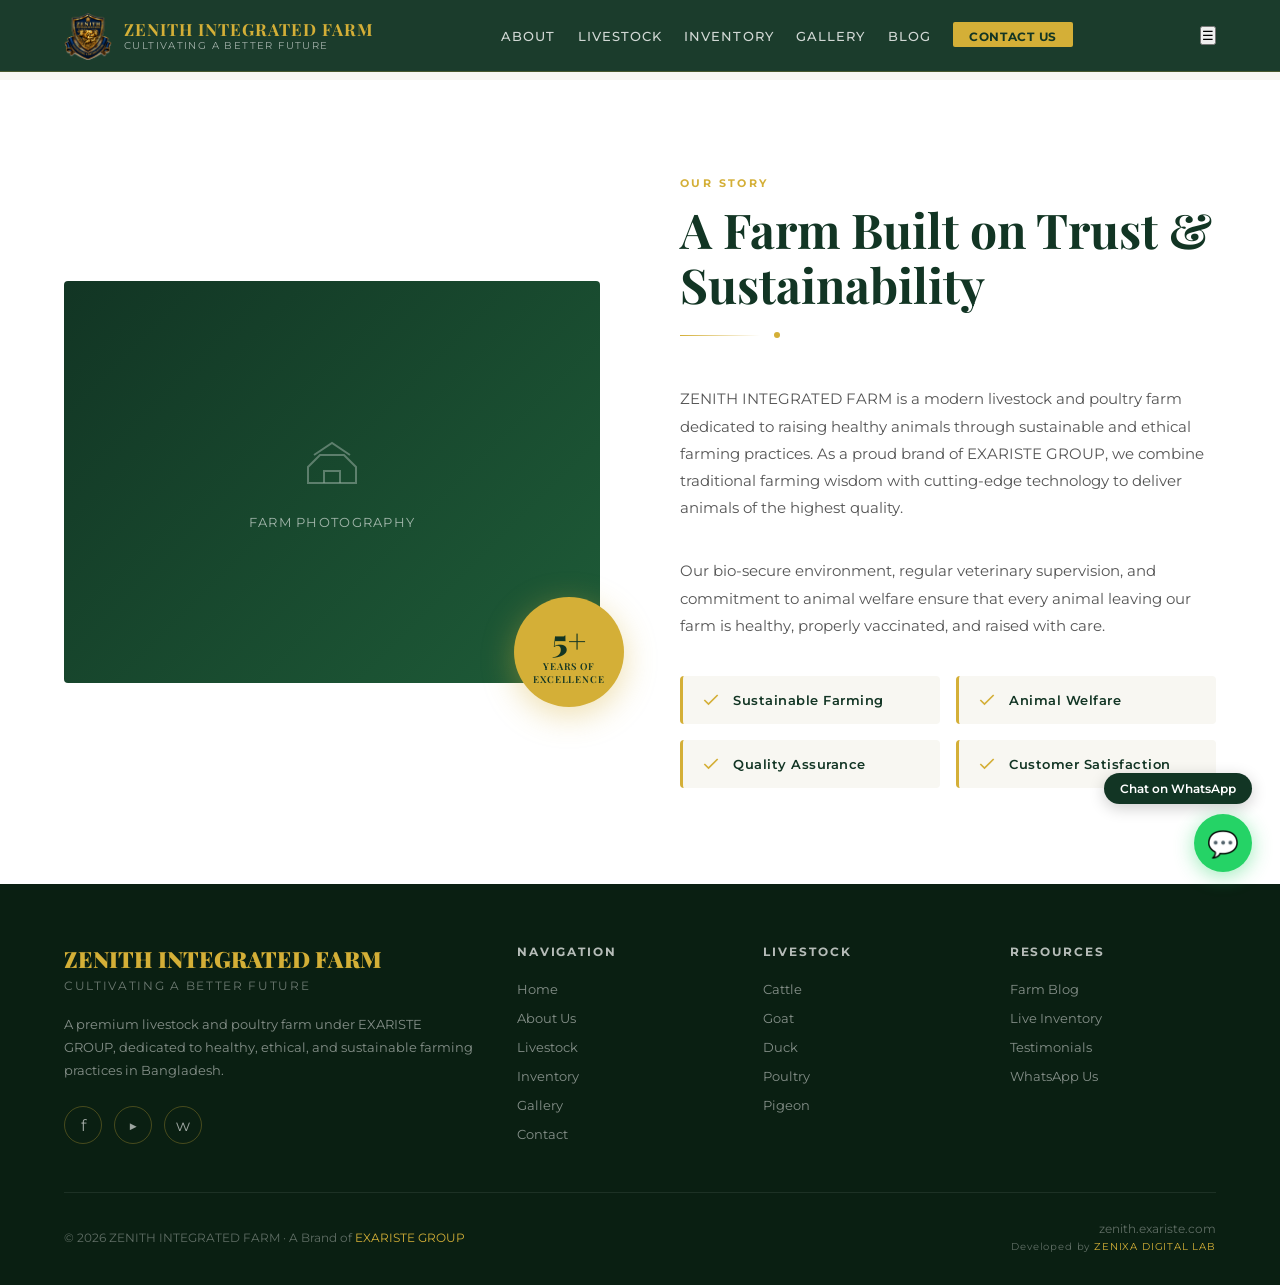
<file: about.html>
<!DOCTYPE html>
<html lang="en">
<head>
<meta charset="UTF-8">
<meta name="viewport" content="width=device-width, initial-scale=1.0">
<title>About Us – ZENITH Integrated Farm</title>
<link href="https://fonts.googleapis.com/css2?family=Playfair+Display:wght@400;600;700;900&family=Montserrat:wght@300;400;500;600;700&display=swap" rel="stylesheet">
<style>
  :root {
    --forest: #123524;
    --gold: #D4AF37;
    --cream: #F8F7F2;
    --text: #1E1E1E;
    --earth: #6B4F2A;
    --forest-light: #1e4d36;
    --gold-light: #e8c84a;
    --overlay: rgba(18,53,36,0.82);
  }

  * { margin:0; padding:0; box-sizing:border-box; }

  html { scroll-behavior: smooth; }

  body {
    font-family: 'Montserrat', sans-serif;
    background: var(--cream);
    color: var(--text);
    overflow-x: hidden;
  }

  /* ── NAV ── */
  nav {
    position: fixed; top:0; left:0; right:0; z-index:1000;
    display:flex; align-items:center; justify-content:space-between;
    padding: 0 5vw;
    height: 72px;
    background: rgba(18,53,36,0.96);
    backdrop-filter: blur(12px);
    border-bottom: 1px solid rgba(212,175,55,0.25);
    transition: box-shadow 0.3s;
  }
  nav.scrolled { box-shadow: 0 4px 32px rgba(0,0,0,0.35); }

  .nav-brand {
    display:flex; align-items:center; gap:12px;
    text-decoration:none;
  }
  .nav-brand img {
    height: 48px; width: 48px; object-fit:contain;
  }
  .nav-brand-text {
    display:flex; flex-direction:column; line-height:1.2;
  }
  .nav-brand-text span:first-child {
    font-family:'Playfair Display', serif;
    color: var(--gold);
    font-size: 1.05rem;
    font-weight:700;
    letter-spacing:.06em;
  }
  .nav-brand-text span:last-child {
    color: rgba(255,255,255,0.6);
    font-size:0.62rem;
    letter-spacing:.14em;
    text-transform:uppercase;
  }

  .nav-links {
    display:flex; gap:1.4rem; list-style:none; align-items:center;
  }
  .nav-links a {
    color: rgba(255,255,255,0.8);
    text-decoration:none;
    font-size:0.8rem;
    font-weight:500;
    letter-spacing:.08em;
    text-transform:uppercase;
    transition: color 0.2s;
    position: relative;
    padding-bottom: 3px;
  }
  .nav-links a::after {
    content:''; position:absolute; bottom:0; left:0; right:100%; height:1px;
    background: var(--gold); transition: right 0.25s;
  }
  .nav-links a:hover { color:#fff; }
  .nav-links a:hover::after { right:0; }

  .nav-cta {
    background: var(--gold);
    color: var(--forest) !important;
    padding: 8px 16px;
    border-radius: 2px;
    font-weight:700 !important;
    font-size:0.72rem !important;
    letter-spacing:.06em !important;
    white-space: nowrap !important;
  }
  .nav-cta::after { display:none !important; }
  .nav-cta:hover { background: var(--gold-light) !important; }

  /* ── HERO ── */
  #hero {
    position: relative;
    height: 100vh; min-height: 640px;
    display:flex; align-items:center; justify-content:center;
    overflow:hidden;
    background: var(--forest);
  }

  .hero-bg {
    position:absolute; inset:0;
    background: linear-gradient(135deg, #0a2318 0%, #123524 40%, #1e4d36 70%, #0f2e1d 100%);
  }

  /* Animated farm silhouette */
  .hero-silhouette {
    position:absolute; bottom:0; left:0; right:0;
    height:45%;
    background: url("data:image/svg+xml,%3Csvg xmlns='http://www.w3.org/2000/svg' viewBox='0 0 1440 320'%3E%3Cpath fill='%230a1f12' fill-opacity='0.7' d='M0,224L48,213.3C96,203,192,181,288,176C384,171,480,181,576,186.7C672,192,768,192,864,181.3C960,171,1056,149,1152,149.3C1248,149,1344,171,1392,181.3L1440,192L1440,320L0,320Z'%3E%3C/path%3E%3C/svg%3E") no-repeat bottom;
    background-size: cover;
    opacity:0.6;
  }

  /* Gold particle dots */
  .hero-particles {
    position:absolute; inset:0; overflow:hidden; pointer-events:none;
  }
  .particle {
    position:absolute;
    width:3px; height:3px;
    background: var(--gold);
    border-radius:50%;
    opacity:0;
    animation: float-up 8s infinite;
  }
  @keyframes float-up {
    0% { opacity:0; transform: translateY(0) scale(0.5); }
    20% { opacity:0.6; }
    80% { opacity:0.2; }
    100% { opacity:0; transform: translateY(-80vh) scale(1.5); }
  }

  .hero-content {
    position:relative; z-index:2;
    text-align:center;
    padding: 0 5vw;
    max-width: 900px;
  }

  .hero-eyebrow {
    display:inline-block;
    border: 1px solid var(--gold);
    color: var(--gold);
    font-size:0.7rem;
    font-weight:600;
    letter-spacing:.22em;
    text-transform:uppercase;
    padding:6px 22px;
    margin-bottom: 28px;
    animation: fadeInDown 1s 0.3s both;
  }

  .hero-title {
    font-family:'Playfair Display', serif;
    font-size: clamp(2.6rem, 7vw, 5.5rem);
    font-weight:900;
    color:#fff;
    line-height:1.08;
    margin-bottom:12px;
    animation: fadeInDown 1s 0.5s both;
  }
  .hero-title span { color: var(--gold); }

  .hero-subtitle {
    font-family:'Playfair Display', serif;
    font-size: clamp(0.9rem, 2vw, 1.15rem);
    color: rgba(255,255,255,0.65);
    font-style:italic;
    letter-spacing:.06em;
    margin-bottom:22px;
    animation: fadeInDown 1s 0.7s both;
  }

  .hero-divider {
    display:flex; align-items:center; justify-content:center; gap:16px;
    margin-bottom:24px;
    animation: fadeIn 1s 0.9s both;
  }
  .hero-divider::before, .hero-divider::after {
    content:''; flex:1; max-width:120px; height:1px;
    background: linear-gradient(90deg, transparent, var(--gold));
  }
  .hero-divider::after { background: linear-gradient(90deg, var(--gold), transparent); }
  .hero-divider-diamond {
    width:8px; height:8px; background: var(--gold);
    transform: rotate(45deg);
  }

  .hero-desc {
    color: rgba(255,255,255,0.72);
    font-size:0.92rem;
    line-height:1.8;
    max-width:620px;
    margin: 0 auto 40px;
    animation: fadeInUp 1s 1.1s both;
  }

  .hero-btns {
    display:flex; gap:16px; justify-content:center; flex-wrap:wrap;
    animation: fadeInUp 1s 1.3s both;
  }
  .btn-primary {
    background: var(--gold);
    color: var(--forest);
    font-weight:700;
    font-size:0.8rem;
    letter-spacing:.12em;
    text-transform:uppercase;
    padding:14px 34px;
    border:none; border-radius:2px;
    cursor:pointer;
    text-decoration:none;
    transition: all 0.25s;
    display:inline-block;
  }
  .btn-primary:hover { background: var(--gold-light); transform:translateY(-2px); box-shadow:0 8px 28px rgba(212,175,55,0.4); }

  .btn-outline {
    background: transparent;
    color: #fff;
    font-weight:600;
    font-size:0.8rem;
    letter-spacing:.12em;
    text-transform:uppercase;
    padding:13px 34px;
    border:1px solid rgba(255,255,255,0.45);
    border-radius:2px;
    cursor:pointer;
    text-decoration:none;
    transition: all 0.25s;
    display:inline-block;
  }
  .btn-outline:hover { border-color:#fff; background:rgba(255,255,255,0.08); transform:translateY(-2px); }

  .hero-scroll {
    position:absolute; bottom:32px; left:50%; transform:translateX(-50%);
    z-index:2; display:flex; flex-direction:column; align-items:center; gap:8px;
    color:rgba(255,255,255,0.45); font-size:0.65rem; letter-spacing:.15em; text-transform:uppercase;
    animation: bounce 2s 2s infinite;
  }
  .hero-scroll-line {
    width:1px; height:40px;
    background: linear-gradient(to bottom, rgba(212,175,55,0.6), transparent);
  }

  @keyframes bounce { 0%,100% { transform:translateX(-50%) translateY(0); } 50% { transform:translateX(-50%) translateY(6px); } }
  @keyframes fadeInDown { from { opacity:0; transform:translateY(-24px); } to { opacity:1; transform:translateY(0); } }
  @keyframes fadeInUp   { from { opacity:0; transform:translateY(24px);  } to { opacity:1; transform:translateY(0); } }
  @keyframes fadeIn     { from { opacity:0; } to { opacity:1; } }

  /* ── SECTION COMMONS ── */
  section { padding: 96px 5vw; }

  .section-eyebrow {
    font-size:0.68rem; font-weight:700; letter-spacing:.22em;
    text-transform:uppercase; color: var(--gold);
    margin-bottom:12px;
  }
  .section-title {
    font-family:'Playfair Display', serif;
    font-size: clamp(2rem, 4vw, 3rem);
    font-weight:700;
    line-height:1.15;
    margin-bottom:20px;
  }
  .section-divider {
    display:flex; align-items:center; gap:14px;
    margin-bottom:48px;
  }
  .section-divider-line {
    height:1px; width:80px;
    background: linear-gradient(90deg, var(--gold), transparent);
  }
  .section-divider-dot {
    width:6px; height:6px; background:var(--gold); border-radius:50%;
  }
  .center { text-align:center; }
  .center .section-divider { justify-content:center; }
  .center .section-divider-line { background: linear-gradient(90deg, transparent, var(--gold), transparent); }

  /* ── ABOUT ── */
  #about { background: #fff; }
  .about-grid {
    max-width:1200px; margin:0 auto;
    display:grid; grid-template-columns:1fr 1fr; gap:80px; align-items:center;
  }
  .about-image-wrap {
    position:relative;
  }
  .about-image-main {
    width:100%; aspect-ratio:4/3; object-fit:cover;
    border-radius:4px;
    background: linear-gradient(135deg, #1a4a2e, #2d6b46);
    display:flex; align-items:center; justify-content:center;
    overflow:hidden;
  }
  .about-image-placeholder {
    width:100%; height:100%;
    background: linear-gradient(135deg, #123524, #1e5c38);
    display:flex; flex-direction:column; align-items:center; justify-content:center;
    gap:16px; color:rgba(255,255,255,0.6); font-size:0.8rem; letter-spacing:.1em; text-transform:uppercase;
  }
  .about-image-placeholder svg { width:64px; height:64px; opacity:0.5; }
  .about-badge {
    position:absolute; bottom:-24px; right:-24px;
    background: var(--gold);
    color: var(--forest);
    width:110px; height:110px;
    border-radius:50%;
    display:flex; flex-direction:column; align-items:center; justify-content:center;
    font-family:'Playfair Display', serif;
    box-shadow: 0 8px 32px rgba(212,175,55,0.4);
    text-align:center; line-height:1.3;
  }
  .about-badge .num { font-size:2rem; font-weight:900; }
  .about-badge .lbl { font-size:0.6rem; font-weight:600; letter-spacing:.1em; text-transform:uppercase; }

  .about-content .section-title { color: var(--forest); }
  .about-text { color:#555; font-size:0.92rem; line-height:1.85; margin-bottom:36px; }

  .about-features {
    display:grid; grid-template-columns:1fr 1fr; gap:16px;
  }
  .about-feature {
    display:flex; align-items:center; gap:12px;
    background: var(--cream);
    padding:14px 18px; border-radius:4px;
    border-left:3px solid var(--gold);
  }
  .about-feature svg { flex-shrink:0; width:20px; height:20px; color:var(--gold); }
  .about-feature span { font-size:0.8rem; font-weight:600; color:var(--forest); letter-spacing:.04em; }

  /* ── LIVESTOCK ── */
  #livestock { background: var(--cream); }
  .livestock-grid {
    max-width:1300px; margin:0 auto;
    display:grid; grid-template-columns: repeat(auto-fit, minmax(230px, 1fr)); gap:28px;
  }

  .livestock-card {
    background:#fff;
    border-radius:6px;
    overflow:hidden;
    box-shadow: 0 2px 12px rgba(0,0,0,0.07);
    transition: transform 0.3s, box-shadow 0.3s;
    position:relative;
    cursor:pointer;
  }
  .livestock-card:hover { transform:translateY(-8px); box-shadow:0 16px 48px rgba(18,53,36,0.15); }
  .livestock-card:hover .card-hover { opacity:1; }

  .card-image {
    height:200px;
    display:flex; align-items:center; justify-content:center;
    font-size:5rem;
    position:relative; overflow:hidden;
  }
  .card-image-bg {
    position:absolute; inset:0;
  }
  .card-emoji { position:relative; z-index:1; }

  .card-body {
    padding:22px;
  }
  .card-category {
    font-size:0.65rem; font-weight:700; letter-spacing:.18em; text-transform:uppercase;
    color: var(--gold); margin-bottom:6px;
  }
  .card-title {
    font-family:'Playfair Display', serif;
    font-size:1.3rem; font-weight:700; color: var(--forest);
    margin-bottom:10px;
  }
  .card-breeds { font-size:0.78rem; color:#777; margin-bottom:14px; line-height:1.6; }
  .card-tags { display:flex; gap:8px; flex-wrap:wrap; }
  .card-tag {
    background: var(--cream); border:1px solid rgba(18,53,36,0.15);
    padding:4px 12px; border-radius:20px;
    font-size:0.68rem; font-weight:600; color:var(--forest); letter-spacing:.06em;
  }

  .card-hover {
    position:absolute; inset:0;
    background: rgba(18,53,36,0.93);
    opacity:0; transition:opacity 0.3s;
    display:flex; flex-direction:column; align-items:center; justify-content:center;
    gap:14px; padding:28px;
  }
  .card-hover-item {
    display:flex; justify-content:space-between; width:100%;
    border-bottom:1px solid rgba(212,175,55,0.2);
    padding-bottom:10px;
  }
  .card-hover-item:last-of-type { border-bottom:none; }
  .card-hover-label { color:rgba(255,255,255,0.55); font-size:0.72rem; text-transform:uppercase; letter-spacing:.1em; }
  .card-hover-value { color: var(--gold); font-size:0.78rem; font-weight:700; }
  .card-hover-btn {
    background: var(--gold); color:var(--forest);
    padding:10px 28px; border:none; border-radius:2px;
    font-weight:700; font-size:0.78rem; letter-spacing:.1em;
    text-transform:uppercase; cursor:pointer; margin-top:6px;
    transition:background 0.2s;
  }
  .card-hover-btn:hover { background:var(--gold-light); }

  /* ── WHY CHOOSE ── */
  #why {
    background: var(--forest);
    color:#fff;
  }
  #why .section-title { color:#fff; }

  .why-grid {
    max-width:1100px; margin:0 auto;
    display:grid; grid-template-columns:repeat(auto-fit, minmax(280px, 1fr)); gap:24px;
  }
  .why-item {
    background: rgba(255,255,255,0.06);
    border:1px solid rgba(212,175,55,0.2);
    padding:32px 28px;
    border-radius:4px;
    transition:background 0.3s, border-color 0.3s, transform 0.3s;
  }
  .why-item:hover { background:rgba(255,255,255,0.1); border-color:var(--gold); transform:translateY(-4px); }
  .why-icon {
    width:52px; height:52px;
    background: rgba(212,175,55,0.15);
    border:1px solid rgba(212,175,55,0.4);
    border-radius:50%;
    display:flex; align-items:center; justify-content:center;
    font-size:1.5rem; margin-bottom:20px;
  }
  .why-title { font-family:'Playfair Display', serif; font-size:1.1rem; font-weight:700; color:#fff; margin-bottom:10px; }
  .why-text { font-size:0.82rem; color:rgba(255,255,255,0.6); line-height:1.75; }

  /* ── INVENTORY ── */
  #inventory { background:#fff; }
  .inventory-table {
    max-width:900px; margin:0 auto;
    border-radius:6px; overflow:hidden;
    box-shadow:0 2px 24px rgba(0,0,0,0.08);
  }
  .inventory-header {
    background:var(--forest);
    display:grid; grid-template-columns:2fr 1fr 1fr 1fr 1.2fr;
    padding:14px 24px;
  }
  .inventory-header span {
    color:rgba(255,255,255,0.6); font-size:0.68rem; font-weight:700; letter-spacing:.14em; text-transform:uppercase;
  }
  .inventory-row {
    display:grid; grid-template-columns:2fr 1fr 1fr 1fr 1.2fr;
    padding:18px 24px; align-items:center;
    border-bottom:1px solid rgba(0,0,0,0.05);
    transition:background 0.2s;
  }
  .inventory-row:hover { background:var(--cream); }
  .inventory-row:last-child { border-bottom:none; }
  .inv-name { font-weight:700; font-size:0.88rem; color:var(--forest); }
  .inv-meta { font-size:0.8rem; color:#888; }
  .inv-price { font-size:0.82rem; font-weight:700; color:var(--earth); }
  .status-badge {
    display:inline-flex; align-items:center; gap:6px;
    padding:4px 12px; border-radius:20px;
    font-size:0.68rem; font-weight:700; letter-spacing:.08em; text-transform:uppercase;
  }
  .status-available { background:#e8f5e9; color:#2e7d32; }
  .status-prebooking { background:#fff8e1; color:#f57c00; }
  .status-soldout { background:#fce4e4; color:#c62828; }
  .status-dot { width:6px; height:6px; border-radius:50%; background:currentColor; }

  /* ── GALLERY ── */
  #gallery { background:var(--cream); }
  .gallery-filters {
    display:flex; gap:10px; justify-content:center; flex-wrap:wrap;
    margin-bottom:40px;
  }
  .filter-btn {
    background: transparent;
    border:1px solid rgba(18,53,36,0.25);
    color:var(--forest);
    padding:8px 20px; border-radius:20px;
    font-size:0.75rem; font-weight:600; letter-spacing:.08em; text-transform:uppercase;
    cursor:pointer; transition:all 0.2s;
  }
  .filter-btn.active, .filter-btn:hover { background:var(--forest); color:var(--gold); border-color:var(--forest); }

  .gallery-grid {
    max-width:1200px; margin:0 auto;
    display:grid; grid-template-columns: repeat(4, 1fr); grid-auto-rows:220px;
    gap:12px;
  }
  .gallery-item {
    border-radius:4px; overflow:hidden;
    position:relative; cursor:pointer;
    transition:transform 0.3s;
  }
  .gallery-item:hover { transform:scale(1.02); z-index:2; }
  .gallery-item.wide { grid-column:span 2; }
  .gallery-item.tall { grid-row:span 2; }
  .gallery-item-inner {
    width:100%; height:100%;
    display:flex; align-items:center; justify-content:center;
    font-size:3rem;
    position:relative;
  }
  .gallery-item-overlay {
    position:absolute; inset:0;
    background:linear-gradient(to top, rgba(18,53,36,0.8), transparent);
    opacity:0; transition:opacity 0.3s;
    display:flex; align-items:flex-end; padding:16px;
  }
  .gallery-item:hover .gallery-item-overlay { opacity:1; }
  .gallery-item-label { color:#fff; font-size:0.8rem; font-weight:600; }

  /* ── STATS ── */
  #stats {
    background: linear-gradient(135deg, #0a2318, #123524);
    color:#fff;
    position:relative; overflow:hidden;
  }
  #stats::before {
    content:'';
    position:absolute; inset:0;
    background: radial-gradient(ellipse at 50% 50%, rgba(212,175,55,0.08), transparent 70%);
  }
  .stats-grid {
    max-width:1000px; margin:0 auto;
    display:grid; grid-template-columns:repeat(4,1fr); gap:24px;
    position:relative; z-index:1;
  }
  .stat-item { text-align:center; padding:20px; }
  .stat-number {
    font-family:'Playfair Display', serif;
    font-size:clamp(2.5rem,5vw,4rem);
    font-weight:900; color:var(--gold);
    line-height:1; margin-bottom:10px;
  }
  .stat-label { font-size:0.8rem; color:rgba(255,255,255,0.6); letter-spacing:.1em; text-transform:uppercase; line-height:1.5; }

  /* ── TESTIMONIALS ── */
  #testimonials { background:#fff; }
  .testimonials-slider {
    max-width:900px; margin:0 auto;
    position:relative; overflow:hidden;
  }
  .testimonials-track {
    display:flex; transition:transform 0.5s cubic-bezier(0.4,0,0.2,1);
  }
  .testimonial-item {
    min-width:100%; padding:0 20px;
  }
  .testimonial-card {
    background:var(--cream);
    border:1px solid rgba(18,53,36,0.1);
    border-radius:6px; padding:48px;
    position:relative; text-align:center;
  }
  .testimonial-quote {
    position:absolute; top:24px; left:32px;
    font-family:'Playfair Display', serif;
    font-size:5rem; color:var(--gold); opacity:0.3; line-height:1;
  }
  .testimonial-text {
    font-family:'Playfair Display', serif;
    font-style:italic; font-size:1.15rem;
    color:var(--forest); line-height:1.75;
    margin-bottom:28px; position:relative;
  }
  .testimonial-author { font-weight:700; font-size:0.82rem; letter-spacing:.1em; text-transform:uppercase; color:var(--earth); }
  .testimonial-role { font-size:0.78rem; color:#999; margin-top:4px; }
  .testimonial-stars { color:var(--gold); font-size:1rem; margin-bottom:20px; }

  .slider-controls { display:flex; justify-content:center; gap:10px; margin-top:32px; }
  .slider-dot { width:8px; height:8px; border-radius:50%; background:rgba(18,53,36,0.2); cursor:pointer; transition:background 0.2s, transform 0.2s; border:none; }
  .slider-dot.active { background:var(--gold); transform:scale(1.3); }

  /* ── BLOG ── */
  #blog { background:var(--cream); }
  .blog-grid {
    max-width:1200px; margin:0 auto;
    display:grid; grid-template-columns:repeat(auto-fit,minmax(320px,1fr)); gap:28px;
  }
  .blog-card {
    background:#fff; border-radius:6px; overflow:hidden;
    box-shadow:0 2px 12px rgba(0,0,0,0.06);
    transition:transform 0.3s, box-shadow 0.3s;
  }
  .blog-card:hover { transform:translateY(-6px); box-shadow:0 12px 40px rgba(0,0,0,0.12); }
  .blog-card-image {
    height:200px;
    display:flex; align-items:center; justify-content:center;
    font-size:3.5rem;
    position:relative; overflow:hidden;
  }
  .blog-card-body { padding:24px 28px; }
  .blog-tag { font-size:0.65rem; font-weight:700; letter-spacing:.16em; text-transform:uppercase; color:var(--gold); margin-bottom:8px; }
  .blog-title { font-family:'Playfair Display', serif; font-size:1.1rem; font-weight:700; color:var(--forest); margin-bottom:12px; line-height:1.4; }
  .blog-excerpt { font-size:0.82rem; color:#777; line-height:1.7; margin-bottom:18px; }
  .blog-read { font-size:0.75rem; font-weight:700; color:var(--forest); letter-spacing:.1em; text-transform:uppercase; text-decoration:none; display:flex; align-items:center; gap:8px; transition:gap 0.2s; }
  .blog-read:hover { gap:14px; }

  /* ── CONTACT ── */
  #contact { background:var(--forest); color:#fff; padding: 96px 5vw; }
  .contact-grid {
    max-width:1100px; margin:0 auto;
    display:grid; grid-template-columns:1fr 1fr; gap:64px; align-items:start;
  }
  #contact .section-title { color:#fff; }

  .contact-info { display:flex; flex-direction:column; gap:24px; margin-top:8px; }
  .contact-item {
    display:flex; align-items:flex-start; gap:16px;
    padding:20px; border:1px solid rgba(212,175,55,0.2); border-radius:4px;
    background:rgba(255,255,255,0.04);
    transition:border-color 0.3s, background 0.3s;
  }
  .contact-item:hover { border-color:var(--gold); background:rgba(255,255,255,0.07); }
  .contact-icon {
    width:44px; height:44px; border-radius:50%;
    background:rgba(212,175,55,0.15); border:1px solid rgba(212,175,55,0.4);
    display:flex; align-items:center; justify-content:center;
    font-size:1.2rem; flex-shrink:0;
  }
  .contact-item-label { font-size:0.68rem; font-weight:700; letter-spacing:.14em; text-transform:uppercase; color:var(--gold); margin-bottom:4px; }
  .contact-item-value { font-size:0.88rem; color:rgba(255,255,255,0.75); }

  .contact-form-wrap {
    background:rgba(255,255,255,0.05);
    border:1px solid rgba(212,175,55,0.2);
    border-radius:6px; padding:40px;
  }
  .form-title { font-family:'Playfair Display', serif; font-size:1.5rem; color:#fff; margin-bottom:28px; }
  .form-group { margin-bottom:20px; }
  .form-group label { display:block; font-size:0.72rem; font-weight:700; letter-spacing:.1em; text-transform:uppercase; color:rgba(255,255,255,0.55); margin-bottom:8px; }
  .form-group input, .form-group textarea, .form-group select {
    width:100%; background:rgba(255,255,255,0.08);
    border:1px solid rgba(212,175,55,0.25);
    border-radius:3px; padding:12px 16px;
    color:#fff; font-family:'Montserrat',sans-serif; font-size:0.88rem;
    transition:border-color 0.2s;
    outline:none;
  }
  .form-group input::placeholder, .form-group textarea::placeholder { color:rgba(255,255,255,0.3); }
  .form-group input:focus, .form-group textarea:focus, .form-group select:focus { border-color:var(--gold); }
  .form-group textarea { height:110px; resize:vertical; }
  .form-group select { appearance:none; cursor:pointer; }
  .form-group select option { background:var(--forest); }
  .form-submit {
    width:100%; background:var(--gold); color:var(--forest);
    font-weight:800; font-size:0.82rem; letter-spacing:.14em; text-transform:uppercase;
    padding:15px; border:none; border-radius:3px; cursor:pointer;
    transition:background 0.2s, transform 0.2s;
  }
  .form-submit:hover { background:var(--gold-light); transform:translateY(-1px); }

  .map-placeholder {
    margin-top:32px; height:220px;
    background:rgba(255,255,255,0.06);
    border:1px solid rgba(212,175,55,0.2);
    border-radius:4px;
    display:flex; flex-direction:column; align-items:center; justify-content:center;
    gap:10px; color:rgba(255,255,255,0.4); font-size:0.8rem;
    letter-spacing:.1em; text-transform:uppercase;
  }
  .map-placeholder span { font-size:2.5rem; }

  /* ── FOOTER ── */
  footer {
    background:#0a1f12;
    color:rgba(255,255,255,0.55);
    padding:60px 5vw 32px;
  }
  .footer-grid {
    max-width:1200px; margin:0 auto;
    display:grid; grid-template-columns:2fr 1fr 1fr 1fr; gap:40px;
    margin-bottom:48px;
  }
  .footer-brand {}
  .footer-logo-text {
    font-family:'Playfair Display', serif;
    font-size:1.4rem; font-weight:900; color:var(--gold); margin-bottom:4px;
  }
  .footer-tagline { font-size:0.75rem; color:rgba(255,255,255,0.4); letter-spacing:.14em; text-transform:uppercase; margin-bottom:20px; }
  .footer-desc { font-size:0.82rem; line-height:1.75; color:rgba(255,255,255,0.5); margin-bottom:24px; }

  .footer-social { display:flex; gap:12px; }
  .social-btn {
    width:38px; height:38px; border-radius:50%;
    border:1px solid rgba(212,175,55,0.3);
    display:flex; align-items:center; justify-content:center;
    color:rgba(255,255,255,0.6); text-decoration:none; font-size:1rem;
    transition:all 0.2s;
  }
  .social-btn:hover { border-color:var(--gold); color:var(--gold); background:rgba(212,175,55,0.1); }

  .footer-col-title { font-size:0.75rem; font-weight:700; letter-spacing:.16em; text-transform:uppercase; color:rgba(255,255,255,0.7); margin-bottom:20px; }
  .footer-links { list-style:none; display:flex; flex-direction:column; gap:10px; }
  .footer-links a { color:rgba(255,255,255,0.5); text-decoration:none; font-size:0.82rem; transition:color 0.2s; }
  .footer-links a:hover { color:var(--gold); }

  .footer-bottom {
    max-width:1200px; margin:0 auto;
    border-top:1px solid rgba(255,255,255,0.08);
    padding-top:28px;
    display:flex; justify-content:space-between; align-items:center;
    flex-wrap:wrap; gap:12px;
  }
  .footer-copy { font-size:0.78rem; color:rgba(255,255,255,0.35); }
  .footer-copy a { color:var(--gold); text-decoration:none; }

  /* ── WHATSAPP FLOAT ── */
  .whatsapp-float {
    position:fixed; bottom:28px; right:28px; z-index:999;
    display:flex; flex-direction:column; align-items:flex-end; gap:10px;
  }
  .whatsapp-btn {
    width:58px; height:58px; background:#25D366; border-radius:50%;
    display:flex; align-items:center; justify-content:center;
    box-shadow:0 4px 20px rgba(37,211,102,0.45);
    cursor:pointer; text-decoration:none; font-size:1.6rem;
    transition:transform 0.25s;
  }
  .whatsapp-btn:hover { transform:scale(1.1); }
  .whatsapp-label {
    background:var(--forest); color:#fff;
    padding:8px 16px; border-radius:24px;
    font-size:0.75rem; font-weight:600;
    box-shadow:0 4px 16px rgba(0,0,0,0.2);
    white-space:nowrap;
    animation: pulse-label 2s infinite;
  }
  @keyframes pulse-label { 0%,100%{transform:scale(1)} 50%{transform:scale(1.03)} }

  /* ── REVEAL ANIMATION ── */
  .reveal {
    opacity:0; transform:translateY(32px);
    transition:opacity 0.7s, transform 0.7s;
  }
  .reveal.visible {
    opacity:1; transform:translateY(0);
  }
  .reveal-delay-1 { transition-delay:0.1s; }
  .reveal-delay-2 { transition-delay:0.2s; }
  .reveal-delay-3 { transition-delay:0.3s; }
  .reveal-delay-4 { transition-delay:0.4s; }

  /* ── RESPONSIVE ── */
  @media(max-width:900px){
    .about-grid,.contact-grid { grid-template-columns:1fr; gap:48px; }
    .footer-grid { grid-template-columns:1fr 1fr; }
    .stats-grid { grid-template-columns:repeat(2,1fr); }
    .gallery-grid { grid-template-columns:repeat(2,1fr); }
    .gallery-item.wide,.gallery-item.tall { grid-column:span 1; grid-row:span 1; }
    nav { padding:0 4vw; }
    .nav-links { display:none; }
    .about-badge { display:none; }
    .inventory-header, .inventory-row { grid-template-columns:2fr 1fr 1.2fr; }
    .inventory-header span:nth-child(2),.inventory-row .inv-meta:nth-child(2) { display:none; }
  }
  @media(max-width:600px){
    section { padding:72px 5vw; }
    .footer-grid { grid-template-columns:1fr; }
    .stats-grid { grid-template-columns:repeat(2,1fr); gap:16px; }
    .gallery-grid { grid-template-columns:1fr 1fr; grid-auto-rows:160px; }
  }

/* Force reveal always visible */
.reveal { opacity:1 !important; transform:none !important; }
</style>
</head>
<body>
<nav id="navbar">
  <a href="index.html" class="nav-brand">
    <img src="zenith-logo-nobg.png" alt="ZENITH Logo" style="width:48px;height:48px;object-fit:contain;">
    <div class="nav-brand-text">
      <span>ZENITH INTEGRATED FARM</span>
      <span>Cultivating a Better Future</span>
    </div>
  </a>
  <ul class="nav-links">
    <li><a href="about.html">About</a></li>
    <li><a href="livestock.html">Livestock</a></li>
    <li><a href="inventory.html">Inventory</a></li>
    <li><a href="gallery.html">Gallery</a></li>
    <li><a href="blog.html">Blog</a></li>
    <li><a href="contact.html" class="nav-cta">Contact Us</a></li>
  </ul>
  <button class="nav-hamburger" id="hamburger" onclick="toggleMenu()">☰</button>
</nav>
<div style="padding-top:80px;">
<!-- ABOUT -->
<section id="about">
  <div class="about-grid">
    <div class="about-image-wrap reveal">
      <div class="about-image-main">
        <div class="about-image-placeholder">
          <svg viewBox="0 0 64 64" fill="none" xmlns="http://www.w3.org/2000/svg">
            <path d="M8 48 L8 32 L20 20 L44 20 L56 32 L56 48 Z" stroke="currentColor" stroke-width="2" fill="none"/>
            <path d="M24 48 L24 36 L40 36 L40 48" stroke="currentColor" stroke-width="2"/>
            <path d="M14 20 L32 8 L50 20" stroke="currentColor" stroke-width="2"/>
          </svg>
          <span>Farm Photography</span>
        </div>
      </div>
      <div class="about-badge">
        <span class="num">5+</span>
        <span class="lbl">Years of<br>Excellence</span>
      </div>
    </div>
    <div class="about-content reveal reveal-delay-2">
      <p class="section-eyebrow">Our Story</p>
      <h2 class="section-title">A Farm Built on Trust &amp; Sustainability</h2>
      <div class="section-divider">
        <div class="section-divider-line"></div>
        <div class="section-divider-dot"></div>
      </div>
      <p class="about-text">
        ZENITH INTEGRATED FARM is a modern livestock and poultry farm dedicated to raising healthy animals through sustainable and ethical farming practices. As a proud brand of EXARISTE GROUP, we combine traditional farming wisdom with cutting-edge technology to deliver animals of the highest quality.
      </p>
      <p class="about-text">
        Our bio-secure environment, regular veterinary supervision, and commitment to animal welfare ensure that every animal leaving our farm is healthy, properly vaccinated, and raised with care.
      </p>
      <div class="about-features">
        <div class="about-feature">
          <svg viewBox="0 0 24 24" fill="none" stroke="currentColor" stroke-width="2"><polyline points="20 6 9 17 4 12"/></svg>
          <span>Sustainable Farming</span>
        </div>
        <div class="about-feature">
          <svg viewBox="0 0 24 24" fill="none" stroke="currentColor" stroke-width="2"><polyline points="20 6 9 17 4 12"/></svg>
          <span>Animal Welfare</span>
        </div>
        <div class="about-feature">
          <svg viewBox="0 0 24 24" fill="none" stroke="currentColor" stroke-width="2"><polyline points="20 6 9 17 4 12"/></svg>
          <span>Quality Assurance</span>
        </div>
        <div class="about-feature">
          <svg viewBox="0 0 24 24" fill="none" stroke="currentColor" stroke-width="2"><polyline points="20 6 9 17 4 12"/></svg>
          <span>Customer Satisfaction</span>
        </div>
      </div>
    </div>
  </div>
</section>
</div>
<!-- FOOTER -->
<footer>
  <div class="footer-grid">
    <div class="footer-brand">
      <div class="footer-logo-text">ZENITH INTEGRATED FARM</div>
      <div class="footer-tagline">Cultivating a Better Future</div>
      <p class="footer-desc">
        A premium livestock and poultry farm under EXARISTE GROUP, dedicated to healthy, ethical, and sustainable farming practices in Bangladesh.
      </p>
      <div class="footer-social">
        <a href="#" class="social-btn" title="Facebook">f</a>
        <a href="#" class="social-btn" title="YouTube">▶</a>
        <a href="#" class="social-btn" title="WhatsApp">w</a>
      </div>
    </div>
    <div>
      <div class="footer-col-title">Navigation</div>
      <ul class="footer-links">
        <li><a href="index.html">Home</a></li>
        <li><a href="about.html">About Us</a></li>
        <li><a href="livestock.html">Livestock</a></li>
        <li><a href="inventory.html">Inventory</a></li>
        <li><a href="gallery.html">Gallery</a></li>
        <li><a href="contact.html">Contact</a></li>
      </ul>
    </div>
    <div>
      <div class="footer-col-title">Livestock</div>
      <ul class="footer-links">
        <li><a href="livestock.html">Cattle</a></li>
        <li><a href="livestock.html">Goat</a></li>
        <li><a href="livestock.html">Duck</a></li>
        <li><a href="livestock.html">Poultry</a></li>
        <li><a href="livestock.html">Pigeon</a></li>
      </ul>
    </div>
    <div>
      <div class="footer-col-title">Resources</div>
      <ul class="footer-links">
        <li><a href="blog.html">Farm Blog</a></li>
        <li><a href="inventory.html">Live Inventory</a></li>
        <li><a href="testimonials.html">Testimonials</a></li>
        <li><a href="contact.html">WhatsApp Us</a></li>
      </ul>
    </div>
  </div>
  <div class="footer-bottom">
    <div class="footer-copy">
      © 2026 ZENITH INTEGRATED FARM · A Brand of <a href="#">EXARISTE GROUP</a>
    </div>
    <div class="footer-copy" style="display:flex; flex-direction:column; align-items:flex-end; gap:4px;">
      <span>zenith.exariste.com</span>
      <span style="font-size:0.65rem; color:rgba(255,255,255,0.35); letter-spacing:.08em;">Developed by <a href="#" style="color:var(--gold); text-decoration:none;">ZENIXA DIGITAL LAB</a></span>
    </div>
  </div>
</footer>
<div class="whatsapp-float">
  <div class="whatsapp-label">Chat on WhatsApp</div>
  <a href="https://wa.me/8801713366224" class="whatsapp-btn" title="WhatsApp">💬</a>
</div>
<script>
// ── Hamburger menu ──
function toggleMenu() {
  const links = document.querySelector('.nav-links');
  if (links) links.classList.toggle('open');
}

// ── Particles (only on pages with #particles) ──
const container = document.getElementById('particles');
if (container) {
  for (let i = 0; i < 30; i++) {
    const p = document.createElement('div');
    p.className = 'particle';
    p.style.left = Math.random() * 100 + '%';
    p.style.bottom = Math.random() * 20 + '%';
    p.style.animationDelay = Math.random() * 8 + 's';
    p.style.animationDuration = (6 + Math.random() * 6) + 's';
    container.appendChild(p);
  }
}

// ── Nav scroll effect ──
const navbar = document.getElementById('navbar');
if (navbar) {
  window.addEventListener('scroll', () => {
    navbar.classList.toggle('scrolled', window.scrollY > 60);
  });
}

// ── Reveal on scroll ──
const reveals = document.querySelectorAll('.reveal');
if (reveals.length > 0) {
  const observer = new IntersectionObserver((entries) => {
    entries.forEach(e => { if (e.isIntersecting) e.target.classList.add('visible'); });
  }, { threshold: 0.1 });
  reveals.forEach(r => observer.observe(r));
}

// ── Counter animation ──
function animateCounter(el, target) {
  let start = 0;
  const dur = 2000;
  const step = target / (dur / 16);
  const timer = setInterval(() => {
    start += step;
    if (start >= target) { start = target; clearInterval(timer); }
    el.textContent = Math.floor(start) + '+';
  }, 16);
}

const statNumbers = document.querySelectorAll('.stat-number');
if (statNumbers.length > 0) {
  const statsObserver = new IntersectionObserver((entries) => {
    entries.forEach(e => {
      if (e.isIntersecting) {
        const el = e.target;
        const target = parseInt(el.dataset.target);
        if (!isNaN(target)) animateCounter(el, target);
        statsObserver.unobserve(el);
      }
    });
  }, { threshold: 0.5 });
  statNumbers.forEach(el => statsObserver.observe(el));
}

// ── Testimonial slider ──
let currentSlide = 0;
function goToSlide(n) {
  currentSlide = n;
  const track = document.getElementById('testimonialTrack');
  if (track) track.style.transform = `translateX(-${n * 100}%)`;
  document.querySelectorAll('.slider-dot').forEach((d, i) => d.classList.toggle('active', i === n));
}
const dots = document.querySelectorAll('.slider-dot');
if (dots.length > 0) {
  setInterval(() => goToSlide((currentSlide + 1) % 3), 5000);
}

// ── Gallery filter ──
document.querySelectorAll('.filter-btn').forEach(btn => {
  btn.addEventListener('click', () => {
    document.querySelectorAll('.filter-btn').forEach(b => b.classList.remove('active'));
    btn.classList.add('active');
  });
});

// ── Scroll to contact ──
function scrollToContact() {
  const el = document.getElementById('contact');
  if (el) {
    el.scrollIntoView({ behavior: 'smooth' });
  } else {
    window.location.href = 'contact.html';
  }
}

// ── Form submit ──
const formSubmit = document.querySelector('.form-submit');
if (formSubmit) {
  formSubmit.addEventListener('click', () => {
    alert('Thank you for your enquiry! We will contact you shortly via WhatsApp or phone.');
  });
}

</script>
</body>
</html>
</file>
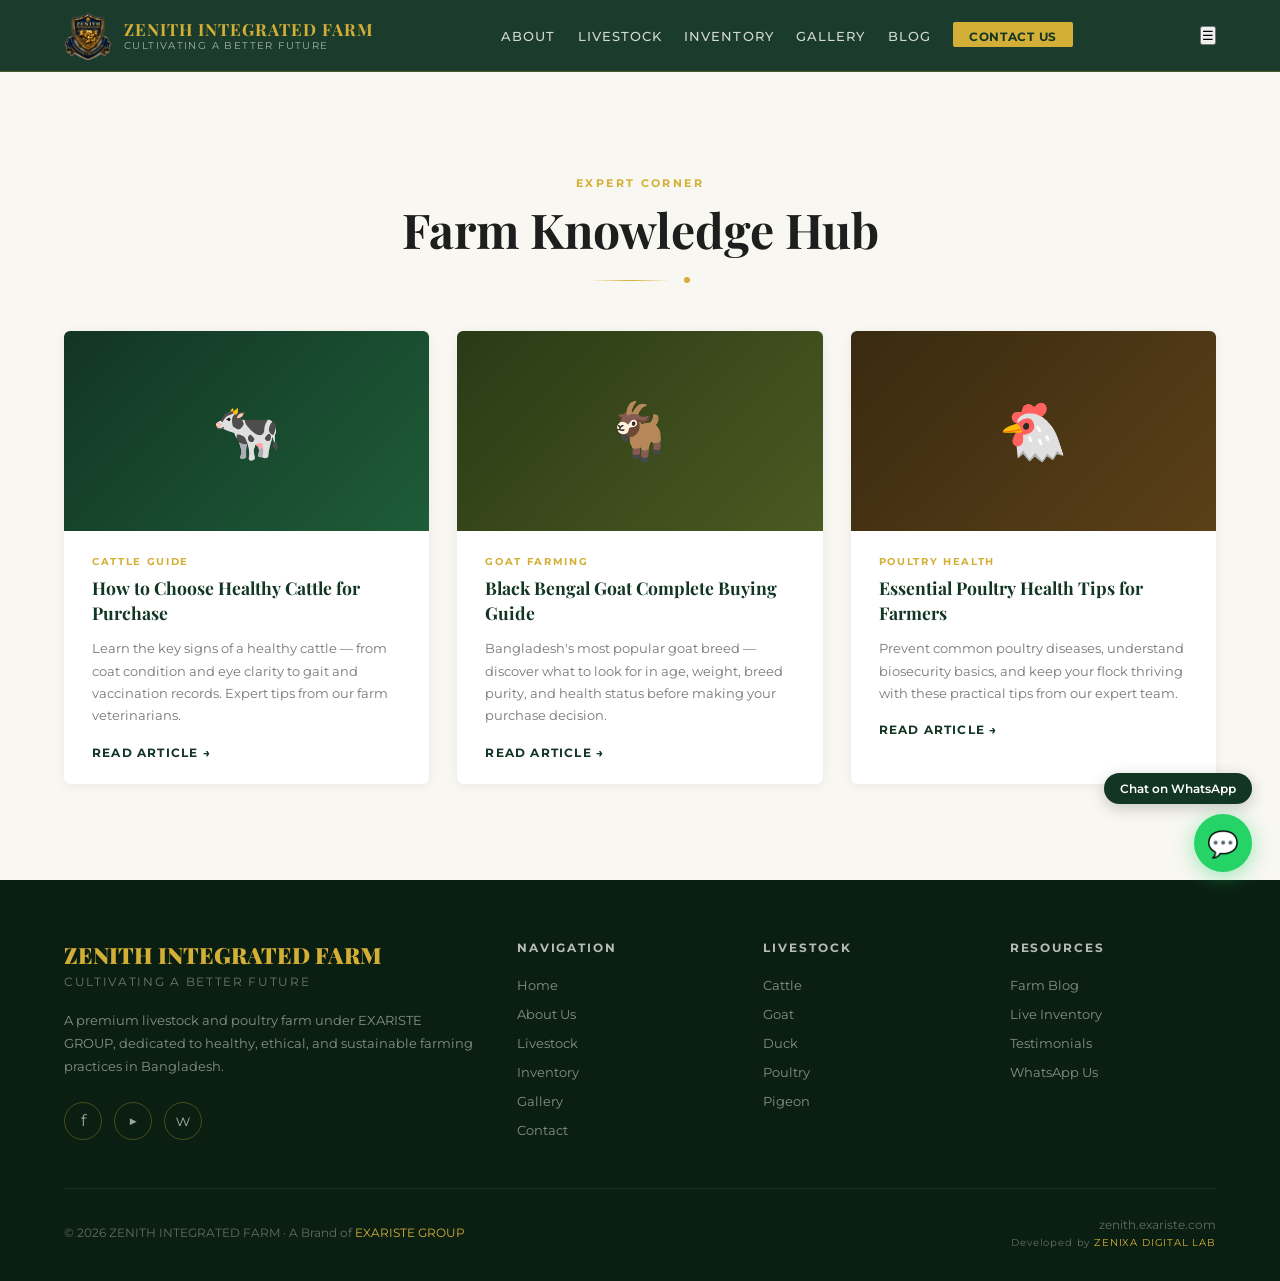
<file: blog.html>
<!DOCTYPE html>
<html lang="en">
<head>
<meta charset="UTF-8">
<meta name="viewport" content="width=device-width, initial-scale=1.0">
<title>Blog – ZENITH Integrated Farm</title>
<link href="https://fonts.googleapis.com/css2?family=Playfair+Display:wght@400;600;700;900&family=Montserrat:wght@300;400;500;600;700&display=swap" rel="stylesheet">
<style>
  :root {
    --forest: #123524;
    --gold: #D4AF37;
    --cream: #F8F7F2;
    --text: #1E1E1E;
    --earth: #6B4F2A;
    --forest-light: #1e4d36;
    --gold-light: #e8c84a;
    --overlay: rgba(18,53,36,0.82);
  }

  * { margin:0; padding:0; box-sizing:border-box; }

  html { scroll-behavior: smooth; }

  body {
    font-family: 'Montserrat', sans-serif;
    background: var(--cream);
    color: var(--text);
    overflow-x: hidden;
  }

  /* ── NAV ── */
  nav {
    position: fixed; top:0; left:0; right:0; z-index:1000;
    display:flex; align-items:center; justify-content:space-between;
    padding: 0 5vw;
    height: 72px;
    background: rgba(18,53,36,0.96);
    backdrop-filter: blur(12px);
    border-bottom: 1px solid rgba(212,175,55,0.25);
    transition: box-shadow 0.3s;
  }
  nav.scrolled { box-shadow: 0 4px 32px rgba(0,0,0,0.35); }

  .nav-brand {
    display:flex; align-items:center; gap:12px;
    text-decoration:none;
  }
  .nav-brand img {
    height: 48px; width: 48px; object-fit:contain;
  }
  .nav-brand-text {
    display:flex; flex-direction:column; line-height:1.2;
  }
  .nav-brand-text span:first-child {
    font-family:'Playfair Display', serif;
    color: var(--gold);
    font-size: 1.05rem;
    font-weight:700;
    letter-spacing:.06em;
  }
  .nav-brand-text span:last-child {
    color: rgba(255,255,255,0.6);
    font-size:0.62rem;
    letter-spacing:.14em;
    text-transform:uppercase;
  }

  .nav-links {
    display:flex; gap:1.4rem; list-style:none; align-items:center;
  }
  .nav-links a {
    color: rgba(255,255,255,0.8);
    text-decoration:none;
    font-size:0.8rem;
    font-weight:500;
    letter-spacing:.08em;
    text-transform:uppercase;
    transition: color 0.2s;
    position: relative;
    padding-bottom: 3px;
  }
  .nav-links a::after {
    content:''; position:absolute; bottom:0; left:0; right:100%; height:1px;
    background: var(--gold); transition: right 0.25s;
  }
  .nav-links a:hover { color:#fff; }
  .nav-links a:hover::after { right:0; }

  .nav-cta {
    background: var(--gold);
    color: var(--forest) !important;
    padding: 8px 16px;
    border-radius: 2px;
    font-weight:700 !important;
    font-size:0.72rem !important;
    letter-spacing:.06em !important;
    white-space: nowrap !important;
  }
  .nav-cta::after { display:none !important; }
  .nav-cta:hover { background: var(--gold-light) !important; }

  /* ── HERO ── */
  #hero {
    position: relative;
    height: 100vh; min-height: 640px;
    display:flex; align-items:center; justify-content:center;
    overflow:hidden;
    background: var(--forest);
  }

  .hero-bg {
    position:absolute; inset:0;
    background: linear-gradient(135deg, #0a2318 0%, #123524 40%, #1e4d36 70%, #0f2e1d 100%);
  }

  /* Animated farm silhouette */
  .hero-silhouette {
    position:absolute; bottom:0; left:0; right:0;
    height:45%;
    background: url("data:image/svg+xml,%3Csvg xmlns='http://www.w3.org/2000/svg' viewBox='0 0 1440 320'%3E%3Cpath fill='%230a1f12' fill-opacity='0.7' d='M0,224L48,213.3C96,203,192,181,288,176C384,171,480,181,576,186.7C672,192,768,192,864,181.3C960,171,1056,149,1152,149.3C1248,149,1344,171,1392,181.3L1440,192L1440,320L0,320Z'%3E%3C/path%3E%3C/svg%3E") no-repeat bottom;
    background-size: cover;
    opacity:0.6;
  }

  /* Gold particle dots */
  .hero-particles {
    position:absolute; inset:0; overflow:hidden; pointer-events:none;
  }
  .particle {
    position:absolute;
    width:3px; height:3px;
    background: var(--gold);
    border-radius:50%;
    opacity:0;
    animation: float-up 8s infinite;
  }
  @keyframes float-up {
    0% { opacity:0; transform: translateY(0) scale(0.5); }
    20% { opacity:0.6; }
    80% { opacity:0.2; }
    100% { opacity:0; transform: translateY(-80vh) scale(1.5); }
  }

  .hero-content {
    position:relative; z-index:2;
    text-align:center;
    padding: 0 5vw;
    max-width: 900px;
  }

  .hero-eyebrow {
    display:inline-block;
    border: 1px solid var(--gold);
    color: var(--gold);
    font-size:0.7rem;
    font-weight:600;
    letter-spacing:.22em;
    text-transform:uppercase;
    padding:6px 22px;
    margin-bottom: 28px;
    animation: fadeInDown 1s 0.3s both;
  }

  .hero-title {
    font-family:'Playfair Display', serif;
    font-size: clamp(2.6rem, 7vw, 5.5rem);
    font-weight:900;
    color:#fff;
    line-height:1.08;
    margin-bottom:12px;
    animation: fadeInDown 1s 0.5s both;
  }
  .hero-title span { color: var(--gold); }

  .hero-subtitle {
    font-family:'Playfair Display', serif;
    font-size: clamp(0.9rem, 2vw, 1.15rem);
    color: rgba(255,255,255,0.65);
    font-style:italic;
    letter-spacing:.06em;
    margin-bottom:22px;
    animation: fadeInDown 1s 0.7s both;
  }

  .hero-divider {
    display:flex; align-items:center; justify-content:center; gap:16px;
    margin-bottom:24px;
    animation: fadeIn 1s 0.9s both;
  }
  .hero-divider::before, .hero-divider::after {
    content:''; flex:1; max-width:120px; height:1px;
    background: linear-gradient(90deg, transparent, var(--gold));
  }
  .hero-divider::after { background: linear-gradient(90deg, var(--gold), transparent); }
  .hero-divider-diamond {
    width:8px; height:8px; background: var(--gold);
    transform: rotate(45deg);
  }

  .hero-desc {
    color: rgba(255,255,255,0.72);
    font-size:0.92rem;
    line-height:1.8;
    max-width:620px;
    margin: 0 auto 40px;
    animation: fadeInUp 1s 1.1s both;
  }

  .hero-btns {
    display:flex; gap:16px; justify-content:center; flex-wrap:wrap;
    animation: fadeInUp 1s 1.3s both;
  }
  .btn-primary {
    background: var(--gold);
    color: var(--forest);
    font-weight:700;
    font-size:0.8rem;
    letter-spacing:.12em;
    text-transform:uppercase;
    padding:14px 34px;
    border:none; border-radius:2px;
    cursor:pointer;
    text-decoration:none;
    transition: all 0.25s;
    display:inline-block;
  }
  .btn-primary:hover { background: var(--gold-light); transform:translateY(-2px); box-shadow:0 8px 28px rgba(212,175,55,0.4); }

  .btn-outline {
    background: transparent;
    color: #fff;
    font-weight:600;
    font-size:0.8rem;
    letter-spacing:.12em;
    text-transform:uppercase;
    padding:13px 34px;
    border:1px solid rgba(255,255,255,0.45);
    border-radius:2px;
    cursor:pointer;
    text-decoration:none;
    transition: all 0.25s;
    display:inline-block;
  }
  .btn-outline:hover { border-color:#fff; background:rgba(255,255,255,0.08); transform:translateY(-2px); }

  .hero-scroll {
    position:absolute; bottom:32px; left:50%; transform:translateX(-50%);
    z-index:2; display:flex; flex-direction:column; align-items:center; gap:8px;
    color:rgba(255,255,255,0.45); font-size:0.65rem; letter-spacing:.15em; text-transform:uppercase;
    animation: bounce 2s 2s infinite;
  }
  .hero-scroll-line {
    width:1px; height:40px;
    background: linear-gradient(to bottom, rgba(212,175,55,0.6), transparent);
  }

  @keyframes bounce { 0%,100% { transform:translateX(-50%) translateY(0); } 50% { transform:translateX(-50%) translateY(6px); } }
  @keyframes fadeInDown { from { opacity:0; transform:translateY(-24px); } to { opacity:1; transform:translateY(0); } }
  @keyframes fadeInUp   { from { opacity:0; transform:translateY(24px);  } to { opacity:1; transform:translateY(0); } }
  @keyframes fadeIn     { from { opacity:0; } to { opacity:1; } }

  /* ── SECTION COMMONS ── */
  section { padding: 96px 5vw; }

  .section-eyebrow {
    font-size:0.68rem; font-weight:700; letter-spacing:.22em;
    text-transform:uppercase; color: var(--gold);
    margin-bottom:12px;
  }
  .section-title {
    font-family:'Playfair Display', serif;
    font-size: clamp(2rem, 4vw, 3rem);
    font-weight:700;
    line-height:1.15;
    margin-bottom:20px;
  }
  .section-divider {
    display:flex; align-items:center; gap:14px;
    margin-bottom:48px;
  }
  .section-divider-line {
    height:1px; width:80px;
    background: linear-gradient(90deg, var(--gold), transparent);
  }
  .section-divider-dot {
    width:6px; height:6px; background:var(--gold); border-radius:50%;
  }
  .center { text-align:center; }
  .center .section-divider { justify-content:center; }
  .center .section-divider-line { background: linear-gradient(90deg, transparent, var(--gold), transparent); }

  /* ── ABOUT ── */
  #about { background: #fff; }
  .about-grid {
    max-width:1200px; margin:0 auto;
    display:grid; grid-template-columns:1fr 1fr; gap:80px; align-items:center;
  }
  .about-image-wrap {
    position:relative;
  }
  .about-image-main {
    width:100%; aspect-ratio:4/3; object-fit:cover;
    border-radius:4px;
    background: linear-gradient(135deg, #1a4a2e, #2d6b46);
    display:flex; align-items:center; justify-content:center;
    overflow:hidden;
  }
  .about-image-placeholder {
    width:100%; height:100%;
    background: linear-gradient(135deg, #123524, #1e5c38);
    display:flex; flex-direction:column; align-items:center; justify-content:center;
    gap:16px; color:rgba(255,255,255,0.6); font-size:0.8rem; letter-spacing:.1em; text-transform:uppercase;
  }
  .about-image-placeholder svg { width:64px; height:64px; opacity:0.5; }
  .about-badge {
    position:absolute; bottom:-24px; right:-24px;
    background: var(--gold);
    color: var(--forest);
    width:110px; height:110px;
    border-radius:50%;
    display:flex; flex-direction:column; align-items:center; justify-content:center;
    font-family:'Playfair Display', serif;
    box-shadow: 0 8px 32px rgba(212,175,55,0.4);
    text-align:center; line-height:1.3;
  }
  .about-badge .num { font-size:2rem; font-weight:900; }
  .about-badge .lbl { font-size:0.6rem; font-weight:600; letter-spacing:.1em; text-transform:uppercase; }

  .about-content .section-title { color: var(--forest); }
  .about-text { color:#555; font-size:0.92rem; line-height:1.85; margin-bottom:36px; }

  .about-features {
    display:grid; grid-template-columns:1fr 1fr; gap:16px;
  }
  .about-feature {
    display:flex; align-items:center; gap:12px;
    background: var(--cream);
    padding:14px 18px; border-radius:4px;
    border-left:3px solid var(--gold);
  }
  .about-feature svg { flex-shrink:0; width:20px; height:20px; color:var(--gold); }
  .about-feature span { font-size:0.8rem; font-weight:600; color:var(--forest); letter-spacing:.04em; }

  /* ── LIVESTOCK ── */
  #livestock { background: var(--cream); }
  .livestock-grid {
    max-width:1300px; margin:0 auto;
    display:grid; grid-template-columns: repeat(auto-fit, minmax(230px, 1fr)); gap:28px;
  }

  .livestock-card {
    background:#fff;
    border-radius:6px;
    overflow:hidden;
    box-shadow: 0 2px 12px rgba(0,0,0,0.07);
    transition: transform 0.3s, box-shadow 0.3s;
    position:relative;
    cursor:pointer;
  }
  .livestock-card:hover { transform:translateY(-8px); box-shadow:0 16px 48px rgba(18,53,36,0.15); }
  .livestock-card:hover .card-hover { opacity:1; }

  .card-image {
    height:200px;
    display:flex; align-items:center; justify-content:center;
    font-size:5rem;
    position:relative; overflow:hidden;
  }
  .card-image-bg {
    position:absolute; inset:0;
  }
  .card-emoji { position:relative; z-index:1; }

  .card-body {
    padding:22px;
  }
  .card-category {
    font-size:0.65rem; font-weight:700; letter-spacing:.18em; text-transform:uppercase;
    color: var(--gold); margin-bottom:6px;
  }
  .card-title {
    font-family:'Playfair Display', serif;
    font-size:1.3rem; font-weight:700; color: var(--forest);
    margin-bottom:10px;
  }
  .card-breeds { font-size:0.78rem; color:#777; margin-bottom:14px; line-height:1.6; }
  .card-tags { display:flex; gap:8px; flex-wrap:wrap; }
  .card-tag {
    background: var(--cream); border:1px solid rgba(18,53,36,0.15);
    padding:4px 12px; border-radius:20px;
    font-size:0.68rem; font-weight:600; color:var(--forest); letter-spacing:.06em;
  }

  .card-hover {
    position:absolute; inset:0;
    background: rgba(18,53,36,0.93);
    opacity:0; transition:opacity 0.3s;
    display:flex; flex-direction:column; align-items:center; justify-content:center;
    gap:14px; padding:28px;
  }
  .card-hover-item {
    display:flex; justify-content:space-between; width:100%;
    border-bottom:1px solid rgba(212,175,55,0.2);
    padding-bottom:10px;
  }
  .card-hover-item:last-of-type { border-bottom:none; }
  .card-hover-label { color:rgba(255,255,255,0.55); font-size:0.72rem; text-transform:uppercase; letter-spacing:.1em; }
  .card-hover-value { color: var(--gold); font-size:0.78rem; font-weight:700; }
  .card-hover-btn {
    background: var(--gold); color:var(--forest);
    padding:10px 28px; border:none; border-radius:2px;
    font-weight:700; font-size:0.78rem; letter-spacing:.1em;
    text-transform:uppercase; cursor:pointer; margin-top:6px;
    transition:background 0.2s;
  }
  .card-hover-btn:hover { background:var(--gold-light); }

  /* ── WHY CHOOSE ── */
  #why {
    background: var(--forest);
    color:#fff;
  }
  #why .section-title { color:#fff; }

  .why-grid {
    max-width:1100px; margin:0 auto;
    display:grid; grid-template-columns:repeat(auto-fit, minmax(280px, 1fr)); gap:24px;
  }
  .why-item {
    background: rgba(255,255,255,0.06);
    border:1px solid rgba(212,175,55,0.2);
    padding:32px 28px;
    border-radius:4px;
    transition:background 0.3s, border-color 0.3s, transform 0.3s;
  }
  .why-item:hover { background:rgba(255,255,255,0.1); border-color:var(--gold); transform:translateY(-4px); }
  .why-icon {
    width:52px; height:52px;
    background: rgba(212,175,55,0.15);
    border:1px solid rgba(212,175,55,0.4);
    border-radius:50%;
    display:flex; align-items:center; justify-content:center;
    font-size:1.5rem; margin-bottom:20px;
  }
  .why-title { font-family:'Playfair Display', serif; font-size:1.1rem; font-weight:700; color:#fff; margin-bottom:10px; }
  .why-text { font-size:0.82rem; color:rgba(255,255,255,0.6); line-height:1.75; }

  /* ── INVENTORY ── */
  #inventory { background:#fff; }
  .inventory-table {
    max-width:900px; margin:0 auto;
    border-radius:6px; overflow:hidden;
    box-shadow:0 2px 24px rgba(0,0,0,0.08);
  }
  .inventory-header {
    background:var(--forest);
    display:grid; grid-template-columns:2fr 1fr 1fr 1fr 1.2fr;
    padding:14px 24px;
  }
  .inventory-header span {
    color:rgba(255,255,255,0.6); font-size:0.68rem; font-weight:700; letter-spacing:.14em; text-transform:uppercase;
  }
  .inventory-row {
    display:grid; grid-template-columns:2fr 1fr 1fr 1fr 1.2fr;
    padding:18px 24px; align-items:center;
    border-bottom:1px solid rgba(0,0,0,0.05);
    transition:background 0.2s;
  }
  .inventory-row:hover { background:var(--cream); }
  .inventory-row:last-child { border-bottom:none; }
  .inv-name { font-weight:700; font-size:0.88rem; color:var(--forest); }
  .inv-meta { font-size:0.8rem; color:#888; }
  .inv-price { font-size:0.82rem; font-weight:700; color:var(--earth); }
  .status-badge {
    display:inline-flex; align-items:center; gap:6px;
    padding:4px 12px; border-radius:20px;
    font-size:0.68rem; font-weight:700; letter-spacing:.08em; text-transform:uppercase;
  }
  .status-available { background:#e8f5e9; color:#2e7d32; }
  .status-prebooking { background:#fff8e1; color:#f57c00; }
  .status-soldout { background:#fce4e4; color:#c62828; }
  .status-dot { width:6px; height:6px; border-radius:50%; background:currentColor; }

  /* ── GALLERY ── */
  #gallery { background:var(--cream); }
  .gallery-filters {
    display:flex; gap:10px; justify-content:center; flex-wrap:wrap;
    margin-bottom:40px;
  }
  .filter-btn {
    background: transparent;
    border:1px solid rgba(18,53,36,0.25);
    color:var(--forest);
    padding:8px 20px; border-radius:20px;
    font-size:0.75rem; font-weight:600; letter-spacing:.08em; text-transform:uppercase;
    cursor:pointer; transition:all 0.2s;
  }
  .filter-btn.active, .filter-btn:hover { background:var(--forest); color:var(--gold); border-color:var(--forest); }

  .gallery-grid {
    max-width:1200px; margin:0 auto;
    display:grid; grid-template-columns: repeat(4, 1fr); grid-auto-rows:220px;
    gap:12px;
  }
  .gallery-item {
    border-radius:4px; overflow:hidden;
    position:relative; cursor:pointer;
    transition:transform 0.3s;
  }
  .gallery-item:hover { transform:scale(1.02); z-index:2; }
  .gallery-item.wide { grid-column:span 2; }
  .gallery-item.tall { grid-row:span 2; }
  .gallery-item-inner {
    width:100%; height:100%;
    display:flex; align-items:center; justify-content:center;
    font-size:3rem;
    position:relative;
  }
  .gallery-item-overlay {
    position:absolute; inset:0;
    background:linear-gradient(to top, rgba(18,53,36,0.8), transparent);
    opacity:0; transition:opacity 0.3s;
    display:flex; align-items:flex-end; padding:16px;
  }
  .gallery-item:hover .gallery-item-overlay { opacity:1; }
  .gallery-item-label { color:#fff; font-size:0.8rem; font-weight:600; }

  /* ── STATS ── */
  #stats {
    background: linear-gradient(135deg, #0a2318, #123524);
    color:#fff;
    position:relative; overflow:hidden;
  }
  #stats::before {
    content:'';
    position:absolute; inset:0;
    background: radial-gradient(ellipse at 50% 50%, rgba(212,175,55,0.08), transparent 70%);
  }
  .stats-grid {
    max-width:1000px; margin:0 auto;
    display:grid; grid-template-columns:repeat(4,1fr); gap:24px;
    position:relative; z-index:1;
  }
  .stat-item { text-align:center; padding:20px; }
  .stat-number {
    font-family:'Playfair Display', serif;
    font-size:clamp(2.5rem,5vw,4rem);
    font-weight:900; color:var(--gold);
    line-height:1; margin-bottom:10px;
  }
  .stat-label { font-size:0.8rem; color:rgba(255,255,255,0.6); letter-spacing:.1em; text-transform:uppercase; line-height:1.5; }

  /* ── TESTIMONIALS ── */
  #testimonials { background:#fff; }
  .testimonials-slider {
    max-width:900px; margin:0 auto;
    position:relative; overflow:hidden;
  }
  .testimonials-track {
    display:flex; transition:transform 0.5s cubic-bezier(0.4,0,0.2,1);
  }
  .testimonial-item {
    min-width:100%; padding:0 20px;
  }
  .testimonial-card {
    background:var(--cream);
    border:1px solid rgba(18,53,36,0.1);
    border-radius:6px; padding:48px;
    position:relative; text-align:center;
  }
  .testimonial-quote {
    position:absolute; top:24px; left:32px;
    font-family:'Playfair Display', serif;
    font-size:5rem; color:var(--gold); opacity:0.3; line-height:1;
  }
  .testimonial-text {
    font-family:'Playfair Display', serif;
    font-style:italic; font-size:1.15rem;
    color:var(--forest); line-height:1.75;
    margin-bottom:28px; position:relative;
  }
  .testimonial-author { font-weight:700; font-size:0.82rem; letter-spacing:.1em; text-transform:uppercase; color:var(--earth); }
  .testimonial-role { font-size:0.78rem; color:#999; margin-top:4px; }
  .testimonial-stars { color:var(--gold); font-size:1rem; margin-bottom:20px; }

  .slider-controls { display:flex; justify-content:center; gap:10px; margin-top:32px; }
  .slider-dot { width:8px; height:8px; border-radius:50%; background:rgba(18,53,36,0.2); cursor:pointer; transition:background 0.2s, transform 0.2s; border:none; }
  .slider-dot.active { background:var(--gold); transform:scale(1.3); }

  /* ── BLOG ── */
  #blog { background:var(--cream); }
  .blog-grid {
    max-width:1200px; margin:0 auto;
    display:grid; grid-template-columns:repeat(auto-fit,minmax(320px,1fr)); gap:28px;
  }
  .blog-card {
    background:#fff; border-radius:6px; overflow:hidden;
    box-shadow:0 2px 12px rgba(0,0,0,0.06);
    transition:transform 0.3s, box-shadow 0.3s;
  }
  .blog-card:hover { transform:translateY(-6px); box-shadow:0 12px 40px rgba(0,0,0,0.12); }
  .blog-card-image {
    height:200px;
    display:flex; align-items:center; justify-content:center;
    font-size:3.5rem;
    position:relative; overflow:hidden;
  }
  .blog-card-body { padding:24px 28px; }
  .blog-tag { font-size:0.65rem; font-weight:700; letter-spacing:.16em; text-transform:uppercase; color:var(--gold); margin-bottom:8px; }
  .blog-title { font-family:'Playfair Display', serif; font-size:1.1rem; font-weight:700; color:var(--forest); margin-bottom:12px; line-height:1.4; }
  .blog-excerpt { font-size:0.82rem; color:#777; line-height:1.7; margin-bottom:18px; }
  .blog-read { font-size:0.75rem; font-weight:700; color:var(--forest); letter-spacing:.1em; text-transform:uppercase; text-decoration:none; display:flex; align-items:center; gap:8px; transition:gap 0.2s; }
  .blog-read:hover { gap:14px; }

  /* ── CONTACT ── */
  #contact { background:var(--forest); color:#fff; padding: 96px 5vw; }
  .contact-grid {
    max-width:1100px; margin:0 auto;
    display:grid; grid-template-columns:1fr 1fr; gap:64px; align-items:start;
  }
  #contact .section-title { color:#fff; }

  .contact-info { display:flex; flex-direction:column; gap:24px; margin-top:8px; }
  .contact-item {
    display:flex; align-items:flex-start; gap:16px;
    padding:20px; border:1px solid rgba(212,175,55,0.2); border-radius:4px;
    background:rgba(255,255,255,0.04);
    transition:border-color 0.3s, background 0.3s;
  }
  .contact-item:hover { border-color:var(--gold); background:rgba(255,255,255,0.07); }
  .contact-icon {
    width:44px; height:44px; border-radius:50%;
    background:rgba(212,175,55,0.15); border:1px solid rgba(212,175,55,0.4);
    display:flex; align-items:center; justify-content:center;
    font-size:1.2rem; flex-shrink:0;
  }
  .contact-item-label { font-size:0.68rem; font-weight:700; letter-spacing:.14em; text-transform:uppercase; color:var(--gold); margin-bottom:4px; }
  .contact-item-value { font-size:0.88rem; color:rgba(255,255,255,0.75); }

  .contact-form-wrap {
    background:rgba(255,255,255,0.05);
    border:1px solid rgba(212,175,55,0.2);
    border-radius:6px; padding:40px;
  }
  .form-title { font-family:'Playfair Display', serif; font-size:1.5rem; color:#fff; margin-bottom:28px; }
  .form-group { margin-bottom:20px; }
  .form-group label { display:block; font-size:0.72rem; font-weight:700; letter-spacing:.1em; text-transform:uppercase; color:rgba(255,255,255,0.55); margin-bottom:8px; }
  .form-group input, .form-group textarea, .form-group select {
    width:100%; background:rgba(255,255,255,0.08);
    border:1px solid rgba(212,175,55,0.25);
    border-radius:3px; padding:12px 16px;
    color:#fff; font-family:'Montserrat',sans-serif; font-size:0.88rem;
    transition:border-color 0.2s;
    outline:none;
  }
  .form-group input::placeholder, .form-group textarea::placeholder { color:rgba(255,255,255,0.3); }
  .form-group input:focus, .form-group textarea:focus, .form-group select:focus { border-color:var(--gold); }
  .form-group textarea { height:110px; resize:vertical; }
  .form-group select { appearance:none; cursor:pointer; }
  .form-group select option { background:var(--forest); }
  .form-submit {
    width:100%; background:var(--gold); color:var(--forest);
    font-weight:800; font-size:0.82rem; letter-spacing:.14em; text-transform:uppercase;
    padding:15px; border:none; border-radius:3px; cursor:pointer;
    transition:background 0.2s, transform 0.2s;
  }
  .form-submit:hover { background:var(--gold-light); transform:translateY(-1px); }

  .map-placeholder {
    margin-top:32px; height:220px;
    background:rgba(255,255,255,0.06);
    border:1px solid rgba(212,175,55,0.2);
    border-radius:4px;
    display:flex; flex-direction:column; align-items:center; justify-content:center;
    gap:10px; color:rgba(255,255,255,0.4); font-size:0.8rem;
    letter-spacing:.1em; text-transform:uppercase;
  }
  .map-placeholder span { font-size:2.5rem; }

  /* ── FOOTER ── */
  footer {
    background:#0a1f12;
    color:rgba(255,255,255,0.55);
    padding:60px 5vw 32px;
  }
  .footer-grid {
    max-width:1200px; margin:0 auto;
    display:grid; grid-template-columns:2fr 1fr 1fr 1fr; gap:40px;
    margin-bottom:48px;
  }
  .footer-brand {}
  .footer-logo-text {
    font-family:'Playfair Display', serif;
    font-size:1.4rem; font-weight:900; color:var(--gold); margin-bottom:4px;
  }
  .footer-tagline { font-size:0.75rem; color:rgba(255,255,255,0.4); letter-spacing:.14em; text-transform:uppercase; margin-bottom:20px; }
  .footer-desc { font-size:0.82rem; line-height:1.75; color:rgba(255,255,255,0.5); margin-bottom:24px; }

  .footer-social { display:flex; gap:12px; }
  .social-btn {
    width:38px; height:38px; border-radius:50%;
    border:1px solid rgba(212,175,55,0.3);
    display:flex; align-items:center; justify-content:center;
    color:rgba(255,255,255,0.6); text-decoration:none; font-size:1rem;
    transition:all 0.2s;
  }
  .social-btn:hover { border-color:var(--gold); color:var(--gold); background:rgba(212,175,55,0.1); }

  .footer-col-title { font-size:0.75rem; font-weight:700; letter-spacing:.16em; text-transform:uppercase; color:rgba(255,255,255,0.7); margin-bottom:20px; }
  .footer-links { list-style:none; display:flex; flex-direction:column; gap:10px; }
  .footer-links a { color:rgba(255,255,255,0.5); text-decoration:none; font-size:0.82rem; transition:color 0.2s; }
  .footer-links a:hover { color:var(--gold); }

  .footer-bottom {
    max-width:1200px; margin:0 auto;
    border-top:1px solid rgba(255,255,255,0.08);
    padding-top:28px;
    display:flex; justify-content:space-between; align-items:center;
    flex-wrap:wrap; gap:12px;
  }
  .footer-copy { font-size:0.78rem; color:rgba(255,255,255,0.35); }
  .footer-copy a { color:var(--gold); text-decoration:none; }

  /* ── WHATSAPP FLOAT ── */
  .whatsapp-float {
    position:fixed; bottom:28px; right:28px; z-index:999;
    display:flex; flex-direction:column; align-items:flex-end; gap:10px;
  }
  .whatsapp-btn {
    width:58px; height:58px; background:#25D366; border-radius:50%;
    display:flex; align-items:center; justify-content:center;
    box-shadow:0 4px 20px rgba(37,211,102,0.45);
    cursor:pointer; text-decoration:none; font-size:1.6rem;
    transition:transform 0.25s;
  }
  .whatsapp-btn:hover { transform:scale(1.1); }
  .whatsapp-label {
    background:var(--forest); color:#fff;
    padding:8px 16px; border-radius:24px;
    font-size:0.75rem; font-weight:600;
    box-shadow:0 4px 16px rgba(0,0,0,0.2);
    white-space:nowrap;
    animation: pulse-label 2s infinite;
  }
  @keyframes pulse-label { 0%,100%{transform:scale(1)} 50%{transform:scale(1.03)} }

  /* ── REVEAL ANIMATION ── */
  .reveal {
    opacity:0; transform:translateY(32px);
    transition:opacity 0.7s, transform 0.7s;
  }
  .reveal.visible {
    opacity:1; transform:translateY(0);
  }
  .reveal-delay-1 { transition-delay:0.1s; }
  .reveal-delay-2 { transition-delay:0.2s; }
  .reveal-delay-3 { transition-delay:0.3s; }
  .reveal-delay-4 { transition-delay:0.4s; }

  /* ── RESPONSIVE ── */
  @media(max-width:900px){
    .about-grid,.contact-grid { grid-template-columns:1fr; gap:48px; }
    .footer-grid { grid-template-columns:1fr 1fr; }
    .stats-grid { grid-template-columns:repeat(2,1fr); }
    .gallery-grid { grid-template-columns:repeat(2,1fr); }
    .gallery-item.wide,.gallery-item.tall { grid-column:span 1; grid-row:span 1; }
    nav { padding:0 4vw; }
    .nav-links { display:none; }
    .about-badge { display:none; }
    .inventory-header, .inventory-row { grid-template-columns:2fr 1fr 1.2fr; }
    .inventory-header span:nth-child(2),.inventory-row .inv-meta:nth-child(2) { display:none; }
  }
  @media(max-width:600px){
    section { padding:72px 5vw; }
    .footer-grid { grid-template-columns:1fr; }
    .stats-grid { grid-template-columns:repeat(2,1fr); gap:16px; }
    .gallery-grid { grid-template-columns:1fr 1fr; grid-auto-rows:160px; }
  }

/* Force reveal always visible */
.reveal { opacity:1 !important; transform:none !important; }
</style>
</head>
<body>
<nav id="navbar">
  <a href="index.html" class="nav-brand">
    <img src="zenith-logo-nobg.png" alt="ZENITH Logo" style="width:48px;height:48px;object-fit:contain;">
    <div class="nav-brand-text">
      <span>ZENITH INTEGRATED FARM</span>
      <span>Cultivating a Better Future</span>
    </div>
  </a>
  <ul class="nav-links">
    <li><a href="about.html">About</a></li>
    <li><a href="livestock.html">Livestock</a></li>
    <li><a href="inventory.html">Inventory</a></li>
    <li><a href="gallery.html">Gallery</a></li>
    <li><a href="blog.html">Blog</a></li>
    <li><a href="contact.html" class="nav-cta">Contact Us</a></li>
  </ul>
  <button class="nav-hamburger" id="hamburger" onclick="toggleMenu()">☰</button>
</nav>
<div style="padding-top:80px;">
<!-- BLOG -->
<section id="blog">
  <div class="center reveal">
    <p class="section-eyebrow">Expert Corner</p>
    <h2 class="section-title">Farm Knowledge Hub</h2>
    <div class="section-divider">
      <div class="section-divider-line"></div>
      <div class="section-divider-dot"></div>
    </div>
  </div>

  <div class="blog-grid">
    <div class="blog-card reveal reveal-delay-1">
      <div class="blog-card-image" style="background:linear-gradient(135deg,#123524,#1e5c38)"><span>🐄</span></div>
      <div class="blog-card-body">
        <div class="blog-tag">Cattle Guide</div>
        <h3 class="blog-title">How to Choose Healthy Cattle for Purchase</h3>
        <p class="blog-excerpt">Learn the key signs of a healthy cattle — from coat condition and eye clarity to gait and vaccination records. Expert tips from our farm veterinarians.</p>
        <a href="#" class="blog-read">Read Article →</a>
      </div>
    </div>
    <div class="blog-card reveal reveal-delay-2">
      <div class="blog-card-image" style="background:linear-gradient(135deg,#2a3a15,#4a5a22)"><span>🐐</span></div>
      <div class="blog-card-body">
        <div class="blog-tag">Goat Farming</div>
        <h3 class="blog-title">Black Bengal Goat Complete Buying Guide</h3>
        <p class="blog-excerpt">Bangladesh's most popular goat breed — discover what to look for in age, weight, breed purity, and health status before making your purchase decision.</p>
        <a href="#" class="blog-read">Read Article →</a>
      </div>
    </div>
    <div class="blog-card reveal reveal-delay-3">
      <div class="blog-card-image" style="background:linear-gradient(135deg,#3a2a10,#5a4018)"><span>🐔</span></div>
      <div class="blog-card-body">
        <div class="blog-tag">Poultry Health</div>
        <h3 class="blog-title">Essential Poultry Health Tips for Farmers</h3>
        <p class="blog-excerpt">Prevent common poultry diseases, understand biosecurity basics, and keep your flock thriving with these practical tips from our expert team.</p>
        <a href="#" class="blog-read">Read Article →</a>
      </div>
    </div>
  </div>
</section>
</div>
<!-- FOOTER -->
<footer>
  <div class="footer-grid">
    <div class="footer-brand">
      <div class="footer-logo-text">ZENITH INTEGRATED FARM</div>
      <div class="footer-tagline">Cultivating a Better Future</div>
      <p class="footer-desc">
        A premium livestock and poultry farm under EXARISTE GROUP, dedicated to healthy, ethical, and sustainable farming practices in Bangladesh.
      </p>
      <div class="footer-social">
        <a href="#" class="social-btn" title="Facebook">f</a>
        <a href="#" class="social-btn" title="YouTube">▶</a>
        <a href="#" class="social-btn" title="WhatsApp">w</a>
      </div>
    </div>
    <div>
      <div class="footer-col-title">Navigation</div>
      <ul class="footer-links">
        <li><a href="index.html">Home</a></li>
        <li><a href="about.html">About Us</a></li>
        <li><a href="livestock.html">Livestock</a></li>
        <li><a href="inventory.html">Inventory</a></li>
        <li><a href="gallery.html">Gallery</a></li>
        <li><a href="contact.html">Contact</a></li>
      </ul>
    </div>
    <div>
      <div class="footer-col-title">Livestock</div>
      <ul class="footer-links">
        <li><a href="livestock.html">Cattle</a></li>
        <li><a href="livestock.html">Goat</a></li>
        <li><a href="livestock.html">Duck</a></li>
        <li><a href="livestock.html">Poultry</a></li>
        <li><a href="livestock.html">Pigeon</a></li>
      </ul>
    </div>
    <div>
      <div class="footer-col-title">Resources</div>
      <ul class="footer-links">
        <li><a href="blog.html">Farm Blog</a></li>
        <li><a href="inventory.html">Live Inventory</a></li>
        <li><a href="testimonials.html">Testimonials</a></li>
        <li><a href="contact.html">WhatsApp Us</a></li>
      </ul>
    </div>
  </div>
  <div class="footer-bottom">
    <div class="footer-copy">
      © 2026 ZENITH INTEGRATED FARM · A Brand of <a href="#">EXARISTE GROUP</a>
    </div>
    <div class="footer-copy" style="display:flex; flex-direction:column; align-items:flex-end; gap:4px;">
      <span>zenith.exariste.com</span>
      <span style="font-size:0.65rem; color:rgba(255,255,255,0.35); letter-spacing:.08em;">Developed by <a href="#" style="color:var(--gold); text-decoration:none;">ZENIXA DIGITAL LAB</a></span>
    </div>
  </div>
</footer>
<div class="whatsapp-float">
  <div class="whatsapp-label">Chat on WhatsApp</div>
  <a href="https://wa.me/8801713366224" class="whatsapp-btn" title="WhatsApp">💬</a>
</div>
<script>
// ── Hamburger menu ──
function toggleMenu() {
  const links = document.querySelector('.nav-links');
  if (links) links.classList.toggle('open');
}

// ── Particles (only on pages with #particles) ──
const container = document.getElementById('particles');
if (container) {
  for (let i = 0; i < 30; i++) {
    const p = document.createElement('div');
    p.className = 'particle';
    p.style.left = Math.random() * 100 + '%';
    p.style.bottom = Math.random() * 20 + '%';
    p.style.animationDelay = Math.random() * 8 + 's';
    p.style.animationDuration = (6 + Math.random() * 6) + 's';
    container.appendChild(p);
  }
}

// ── Nav scroll effect ──
const navbar = document.getElementById('navbar');
if (navbar) {
  window.addEventListener('scroll', () => {
    navbar.classList.toggle('scrolled', window.scrollY > 60);
  });
}

// ── Reveal on scroll ──
const reveals = document.querySelectorAll('.reveal');
if (reveals.length > 0) {
  const observer = new IntersectionObserver((entries) => {
    entries.forEach(e => { if (e.isIntersecting) e.target.classList.add('visible'); });
  }, { threshold: 0.1 });
  reveals.forEach(r => observer.observe(r));
}

// ── Counter animation ──
function animateCounter(el, target) {
  let start = 0;
  const dur = 2000;
  const step = target / (dur / 16);
  const timer = setInterval(() => {
    start += step;
    if (start >= target) { start = target; clearInterval(timer); }
    el.textContent = Math.floor(start) + '+';
  }, 16);
}

const statNumbers = document.querySelectorAll('.stat-number');
if (statNumbers.length > 0) {
  const statsObserver = new IntersectionObserver((entries) => {
    entries.forEach(e => {
      if (e.isIntersecting) {
        const el = e.target;
        const target = parseInt(el.dataset.target);
        if (!isNaN(target)) animateCounter(el, target);
        statsObserver.unobserve(el);
      }
    });
  }, { threshold: 0.5 });
  statNumbers.forEach(el => statsObserver.observe(el));
}

// ── Testimonial slider ──
let currentSlide = 0;
function goToSlide(n) {
  currentSlide = n;
  const track = document.getElementById('testimonialTrack');
  if (track) track.style.transform = `translateX(-${n * 100}%)`;
  document.querySelectorAll('.slider-dot').forEach((d, i) => d.classList.toggle('active', i === n));
}
const dots = document.querySelectorAll('.slider-dot');
if (dots.length > 0) {
  setInterval(() => goToSlide((currentSlide + 1) % 3), 5000);
}

// ── Gallery filter ──
document.querySelectorAll('.filter-btn').forEach(btn => {
  btn.addEventListener('click', () => {
    document.querySelectorAll('.filter-btn').forEach(b => b.classList.remove('active'));
    btn.classList.add('active');
  });
});

// ── Scroll to contact ──
function scrollToContact() {
  const el = document.getElementById('contact');
  if (el) {
    el.scrollIntoView({ behavior: 'smooth' });
  } else {
    window.location.href = 'contact.html';
  }
}

// ── Form submit ──
const formSubmit = document.querySelector('.form-submit');
if (formSubmit) {
  formSubmit.addEventListener('click', () => {
    alert('Thank you for your enquiry! We will contact you shortly via WhatsApp or phone.');
  });
}

</script>
</body>
</html>
</file>
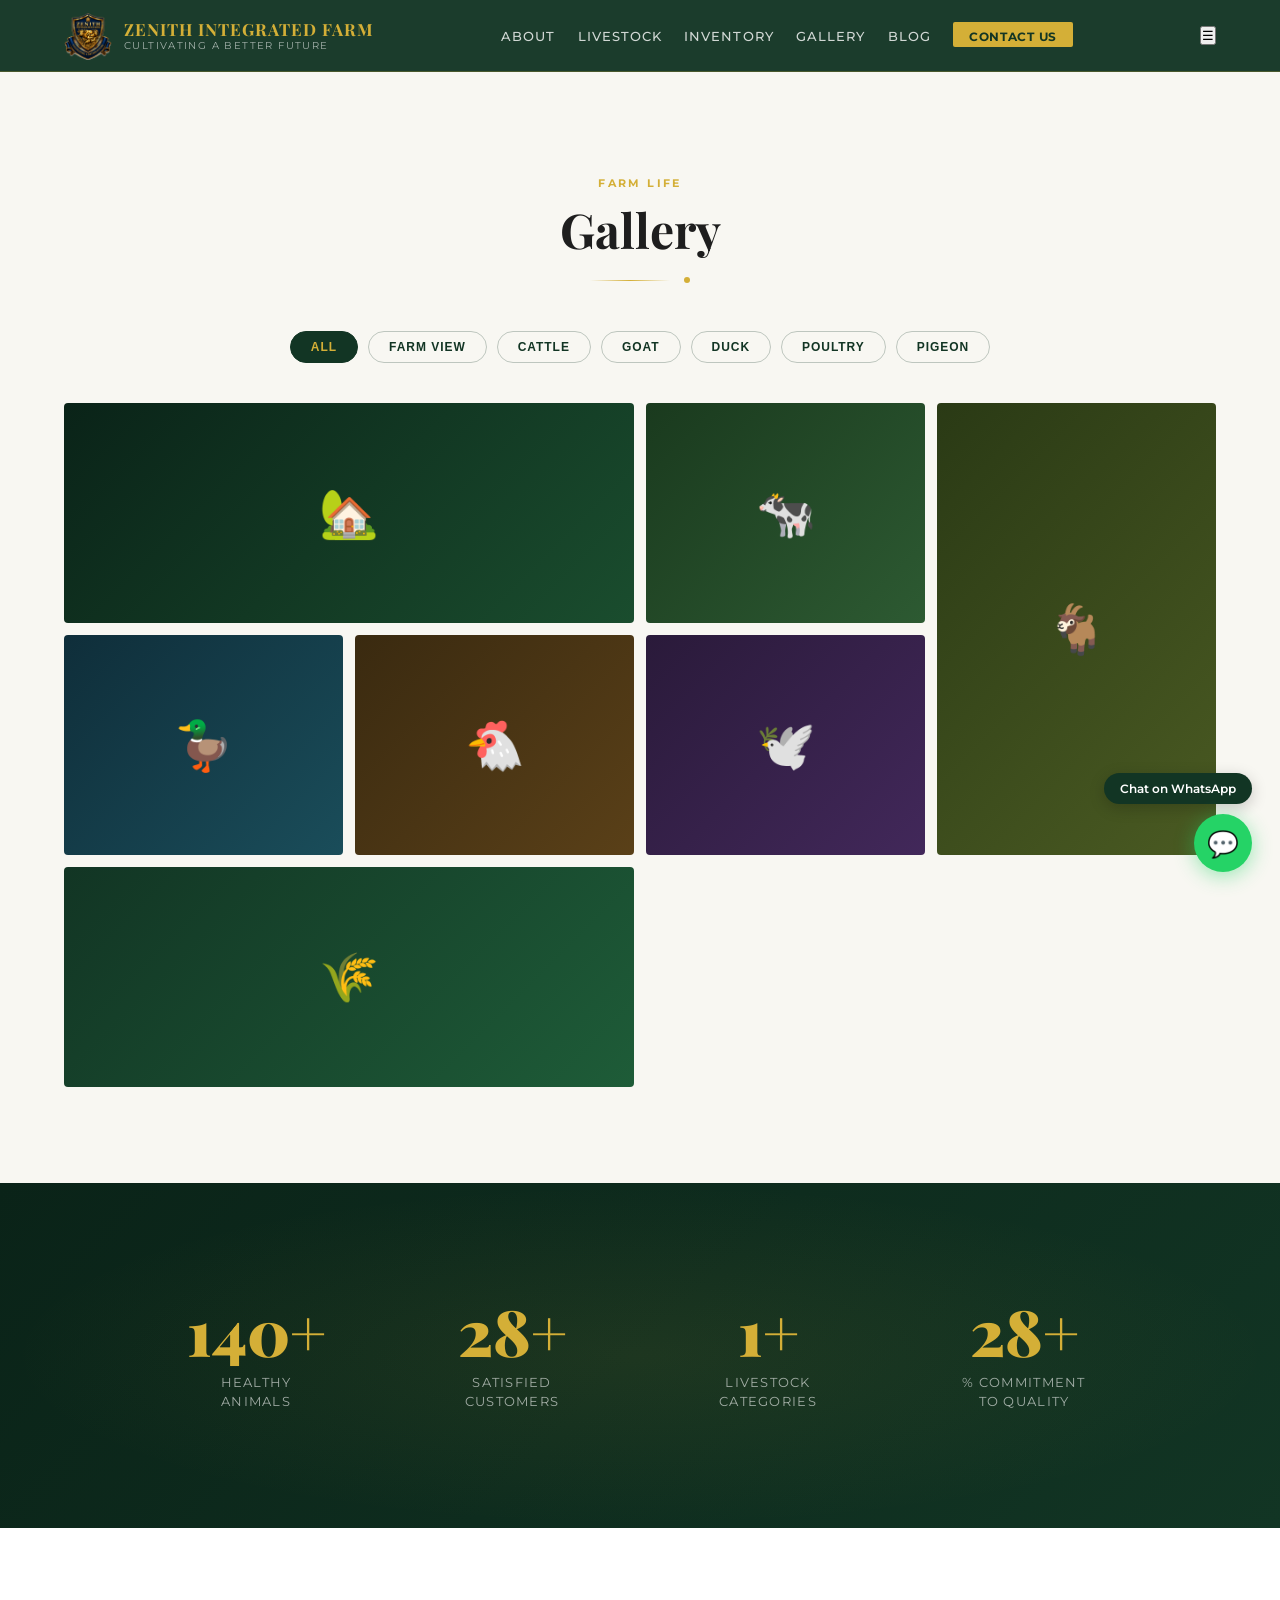
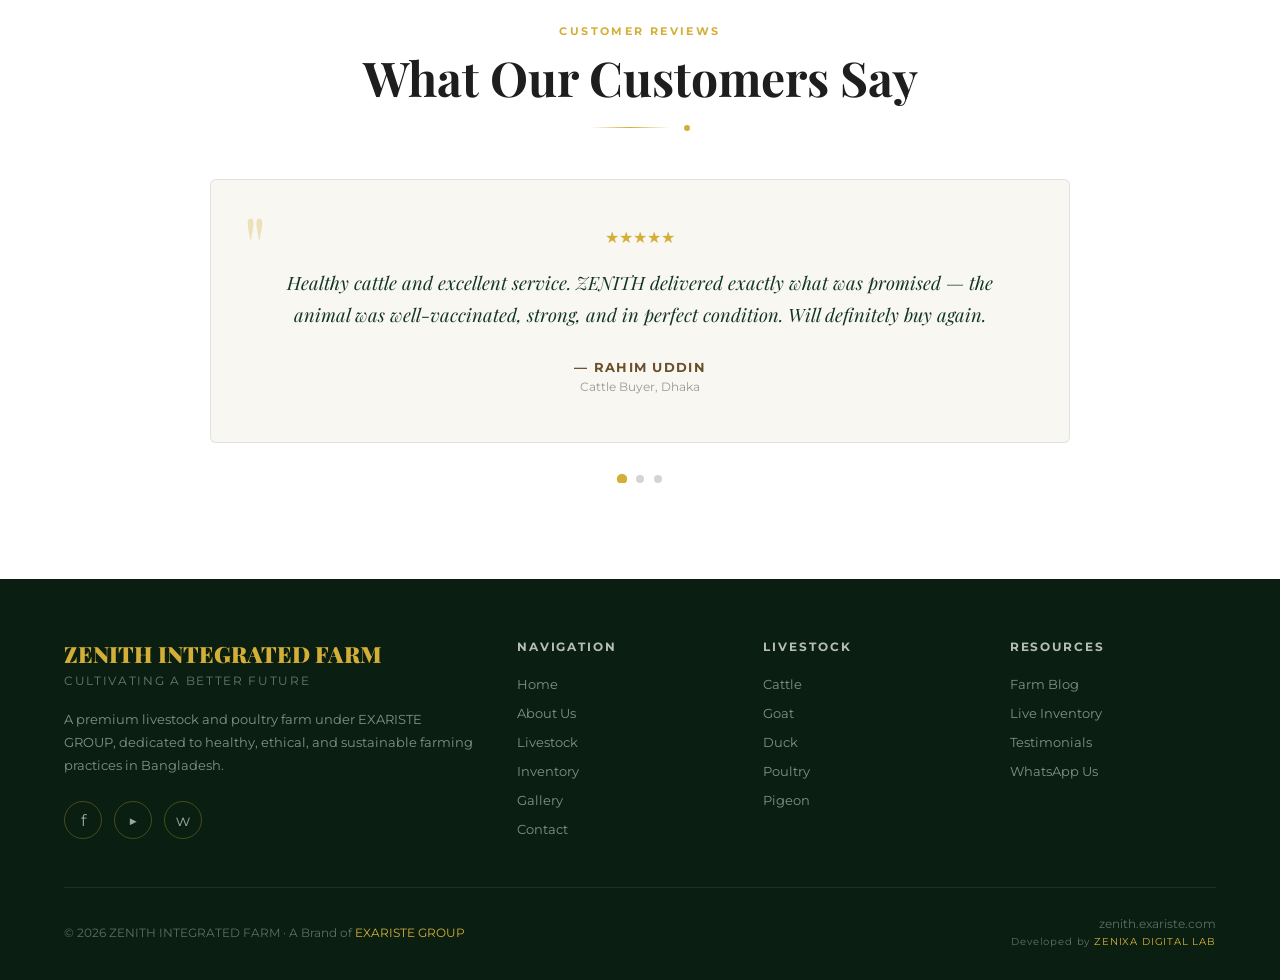
<file: gallery.html>
<!DOCTYPE html>
<html lang="en">
<head>
<meta charset="UTF-8">
<meta name="viewport" content="width=device-width, initial-scale=1.0">
<title>Gallery – ZENITH Integrated Farm</title>
<link href="https://fonts.googleapis.com/css2?family=Playfair+Display:wght@400;600;700;900&family=Montserrat:wght@300;400;500;600;700&display=swap" rel="stylesheet">
<style>
  :root {
    --forest: #123524;
    --gold: #D4AF37;
    --cream: #F8F7F2;
    --text: #1E1E1E;
    --earth: #6B4F2A;
    --forest-light: #1e4d36;
    --gold-light: #e8c84a;
    --overlay: rgba(18,53,36,0.82);
  }

  * { margin:0; padding:0; box-sizing:border-box; }

  html { scroll-behavior: smooth; }

  body {
    font-family: 'Montserrat', sans-serif;
    background: var(--cream);
    color: var(--text);
    overflow-x: hidden;
  }

  /* ── NAV ── */
  nav {
    position: fixed; top:0; left:0; right:0; z-index:1000;
    display:flex; align-items:center; justify-content:space-between;
    padding: 0 5vw;
    height: 72px;
    background: rgba(18,53,36,0.96);
    backdrop-filter: blur(12px);
    border-bottom: 1px solid rgba(212,175,55,0.25);
    transition: box-shadow 0.3s;
  }
  nav.scrolled { box-shadow: 0 4px 32px rgba(0,0,0,0.35); }

  .nav-brand {
    display:flex; align-items:center; gap:12px;
    text-decoration:none;
  }
  .nav-brand img {
    height: 48px; width: 48px; object-fit:contain;
  }
  .nav-brand-text {
    display:flex; flex-direction:column; line-height:1.2;
  }
  .nav-brand-text span:first-child {
    font-family:'Playfair Display', serif;
    color: var(--gold);
    font-size: 1.05rem;
    font-weight:700;
    letter-spacing:.06em;
  }
  .nav-brand-text span:last-child {
    color: rgba(255,255,255,0.6);
    font-size:0.62rem;
    letter-spacing:.14em;
    text-transform:uppercase;
  }

  .nav-links {
    display:flex; gap:1.4rem; list-style:none; align-items:center;
  }
  .nav-links a {
    color: rgba(255,255,255,0.8);
    text-decoration:none;
    font-size:0.8rem;
    font-weight:500;
    letter-spacing:.08em;
    text-transform:uppercase;
    transition: color 0.2s;
    position: relative;
    padding-bottom: 3px;
  }
  .nav-links a::after {
    content:''; position:absolute; bottom:0; left:0; right:100%; height:1px;
    background: var(--gold); transition: right 0.25s;
  }
  .nav-links a:hover { color:#fff; }
  .nav-links a:hover::after { right:0; }

  .nav-cta {
    background: var(--gold);
    color: var(--forest) !important;
    padding: 8px 16px;
    border-radius: 2px;
    font-weight:700 !important;
    font-size:0.72rem !important;
    letter-spacing:.06em !important;
    white-space: nowrap !important;
  }
  .nav-cta::after { display:none !important; }
  .nav-cta:hover { background: var(--gold-light) !important; }

  /* ── HERO ── */
  #hero {
    position: relative;
    height: 100vh; min-height: 640px;
    display:flex; align-items:center; justify-content:center;
    overflow:hidden;
    background: var(--forest);
  }

  .hero-bg {
    position:absolute; inset:0;
    background: linear-gradient(135deg, #0a2318 0%, #123524 40%, #1e4d36 70%, #0f2e1d 100%);
  }

  /* Animated farm silhouette */
  .hero-silhouette {
    position:absolute; bottom:0; left:0; right:0;
    height:45%;
    background: url("data:image/svg+xml,%3Csvg xmlns='http://www.w3.org/2000/svg' viewBox='0 0 1440 320'%3E%3Cpath fill='%230a1f12' fill-opacity='0.7' d='M0,224L48,213.3C96,203,192,181,288,176C384,171,480,181,576,186.7C672,192,768,192,864,181.3C960,171,1056,149,1152,149.3C1248,149,1344,171,1392,181.3L1440,192L1440,320L0,320Z'%3E%3C/path%3E%3C/svg%3E") no-repeat bottom;
    background-size: cover;
    opacity:0.6;
  }

  /* Gold particle dots */
  .hero-particles {
    position:absolute; inset:0; overflow:hidden; pointer-events:none;
  }
  .particle {
    position:absolute;
    width:3px; height:3px;
    background: var(--gold);
    border-radius:50%;
    opacity:0;
    animation: float-up 8s infinite;
  }
  @keyframes float-up {
    0% { opacity:0; transform: translateY(0) scale(0.5); }
    20% { opacity:0.6; }
    80% { opacity:0.2; }
    100% { opacity:0; transform: translateY(-80vh) scale(1.5); }
  }

  .hero-content {
    position:relative; z-index:2;
    text-align:center;
    padding: 0 5vw;
    max-width: 900px;
  }

  .hero-eyebrow {
    display:inline-block;
    border: 1px solid var(--gold);
    color: var(--gold);
    font-size:0.7rem;
    font-weight:600;
    letter-spacing:.22em;
    text-transform:uppercase;
    padding:6px 22px;
    margin-bottom: 28px;
    animation: fadeInDown 1s 0.3s both;
  }

  .hero-title {
    font-family:'Playfair Display', serif;
    font-size: clamp(2.6rem, 7vw, 5.5rem);
    font-weight:900;
    color:#fff;
    line-height:1.08;
    margin-bottom:12px;
    animation: fadeInDown 1s 0.5s both;
  }
  .hero-title span { color: var(--gold); }

  .hero-subtitle {
    font-family:'Playfair Display', serif;
    font-size: clamp(0.9rem, 2vw, 1.15rem);
    color: rgba(255,255,255,0.65);
    font-style:italic;
    letter-spacing:.06em;
    margin-bottom:22px;
    animation: fadeInDown 1s 0.7s both;
  }

  .hero-divider {
    display:flex; align-items:center; justify-content:center; gap:16px;
    margin-bottom:24px;
    animation: fadeIn 1s 0.9s both;
  }
  .hero-divider::before, .hero-divider::after {
    content:''; flex:1; max-width:120px; height:1px;
    background: linear-gradient(90deg, transparent, var(--gold));
  }
  .hero-divider::after { background: linear-gradient(90deg, var(--gold), transparent); }
  .hero-divider-diamond {
    width:8px; height:8px; background: var(--gold);
    transform: rotate(45deg);
  }

  .hero-desc {
    color: rgba(255,255,255,0.72);
    font-size:0.92rem;
    line-height:1.8;
    max-width:620px;
    margin: 0 auto 40px;
    animation: fadeInUp 1s 1.1s both;
  }

  .hero-btns {
    display:flex; gap:16px; justify-content:center; flex-wrap:wrap;
    animation: fadeInUp 1s 1.3s both;
  }
  .btn-primary {
    background: var(--gold);
    color: var(--forest);
    font-weight:700;
    font-size:0.8rem;
    letter-spacing:.12em;
    text-transform:uppercase;
    padding:14px 34px;
    border:none; border-radius:2px;
    cursor:pointer;
    text-decoration:none;
    transition: all 0.25s;
    display:inline-block;
  }
  .btn-primary:hover { background: var(--gold-light); transform:translateY(-2px); box-shadow:0 8px 28px rgba(212,175,55,0.4); }

  .btn-outline {
    background: transparent;
    color: #fff;
    font-weight:600;
    font-size:0.8rem;
    letter-spacing:.12em;
    text-transform:uppercase;
    padding:13px 34px;
    border:1px solid rgba(255,255,255,0.45);
    border-radius:2px;
    cursor:pointer;
    text-decoration:none;
    transition: all 0.25s;
    display:inline-block;
  }
  .btn-outline:hover { border-color:#fff; background:rgba(255,255,255,0.08); transform:translateY(-2px); }

  .hero-scroll {
    position:absolute; bottom:32px; left:50%; transform:translateX(-50%);
    z-index:2; display:flex; flex-direction:column; align-items:center; gap:8px;
    color:rgba(255,255,255,0.45); font-size:0.65rem; letter-spacing:.15em; text-transform:uppercase;
    animation: bounce 2s 2s infinite;
  }
  .hero-scroll-line {
    width:1px; height:40px;
    background: linear-gradient(to bottom, rgba(212,175,55,0.6), transparent);
  }

  @keyframes bounce { 0%,100% { transform:translateX(-50%) translateY(0); } 50% { transform:translateX(-50%) translateY(6px); } }
  @keyframes fadeInDown { from { opacity:0; transform:translateY(-24px); } to { opacity:1; transform:translateY(0); } }
  @keyframes fadeInUp   { from { opacity:0; transform:translateY(24px);  } to { opacity:1; transform:translateY(0); } }
  @keyframes fadeIn     { from { opacity:0; } to { opacity:1; } }

  /* ── SECTION COMMONS ── */
  section { padding: 96px 5vw; }

  .section-eyebrow {
    font-size:0.68rem; font-weight:700; letter-spacing:.22em;
    text-transform:uppercase; color: var(--gold);
    margin-bottom:12px;
  }
  .section-title {
    font-family:'Playfair Display', serif;
    font-size: clamp(2rem, 4vw, 3rem);
    font-weight:700;
    line-height:1.15;
    margin-bottom:20px;
  }
  .section-divider {
    display:flex; align-items:center; gap:14px;
    margin-bottom:48px;
  }
  .section-divider-line {
    height:1px; width:80px;
    background: linear-gradient(90deg, var(--gold), transparent);
  }
  .section-divider-dot {
    width:6px; height:6px; background:var(--gold); border-radius:50%;
  }
  .center { text-align:center; }
  .center .section-divider { justify-content:center; }
  .center .section-divider-line { background: linear-gradient(90deg, transparent, var(--gold), transparent); }

  /* ── ABOUT ── */
  #about { background: #fff; }
  .about-grid {
    max-width:1200px; margin:0 auto;
    display:grid; grid-template-columns:1fr 1fr; gap:80px; align-items:center;
  }
  .about-image-wrap {
    position:relative;
  }
  .about-image-main {
    width:100%; aspect-ratio:4/3; object-fit:cover;
    border-radius:4px;
    background: linear-gradient(135deg, #1a4a2e, #2d6b46);
    display:flex; align-items:center; justify-content:center;
    overflow:hidden;
  }
  .about-image-placeholder {
    width:100%; height:100%;
    background: linear-gradient(135deg, #123524, #1e5c38);
    display:flex; flex-direction:column; align-items:center; justify-content:center;
    gap:16px; color:rgba(255,255,255,0.6); font-size:0.8rem; letter-spacing:.1em; text-transform:uppercase;
  }
  .about-image-placeholder svg { width:64px; height:64px; opacity:0.5; }
  .about-badge {
    position:absolute; bottom:-24px; right:-24px;
    background: var(--gold);
    color: var(--forest);
    width:110px; height:110px;
    border-radius:50%;
    display:flex; flex-direction:column; align-items:center; justify-content:center;
    font-family:'Playfair Display', serif;
    box-shadow: 0 8px 32px rgba(212,175,55,0.4);
    text-align:center; line-height:1.3;
  }
  .about-badge .num { font-size:2rem; font-weight:900; }
  .about-badge .lbl { font-size:0.6rem; font-weight:600; letter-spacing:.1em; text-transform:uppercase; }

  .about-content .section-title { color: var(--forest); }
  .about-text { color:#555; font-size:0.92rem; line-height:1.85; margin-bottom:36px; }

  .about-features {
    display:grid; grid-template-columns:1fr 1fr; gap:16px;
  }
  .about-feature {
    display:flex; align-items:center; gap:12px;
    background: var(--cream);
    padding:14px 18px; border-radius:4px;
    border-left:3px solid var(--gold);
  }
  .about-feature svg { flex-shrink:0; width:20px; height:20px; color:var(--gold); }
  .about-feature span { font-size:0.8rem; font-weight:600; color:var(--forest); letter-spacing:.04em; }

  /* ── LIVESTOCK ── */
  #livestock { background: var(--cream); }
  .livestock-grid {
    max-width:1300px; margin:0 auto;
    display:grid; grid-template-columns: repeat(auto-fit, minmax(230px, 1fr)); gap:28px;
  }

  .livestock-card {
    background:#fff;
    border-radius:6px;
    overflow:hidden;
    box-shadow: 0 2px 12px rgba(0,0,0,0.07);
    transition: transform 0.3s, box-shadow 0.3s;
    position:relative;
    cursor:pointer;
  }
  .livestock-card:hover { transform:translateY(-8px); box-shadow:0 16px 48px rgba(18,53,36,0.15); }
  .livestock-card:hover .card-hover { opacity:1; }

  .card-image {
    height:200px;
    display:flex; align-items:center; justify-content:center;
    font-size:5rem;
    position:relative; overflow:hidden;
  }
  .card-image-bg {
    position:absolute; inset:0;
  }
  .card-emoji { position:relative; z-index:1; }

  .card-body {
    padding:22px;
  }
  .card-category {
    font-size:0.65rem; font-weight:700; letter-spacing:.18em; text-transform:uppercase;
    color: var(--gold); margin-bottom:6px;
  }
  .card-title {
    font-family:'Playfair Display', serif;
    font-size:1.3rem; font-weight:700; color: var(--forest);
    margin-bottom:10px;
  }
  .card-breeds { font-size:0.78rem; color:#777; margin-bottom:14px; line-height:1.6; }
  .card-tags { display:flex; gap:8px; flex-wrap:wrap; }
  .card-tag {
    background: var(--cream); border:1px solid rgba(18,53,36,0.15);
    padding:4px 12px; border-radius:20px;
    font-size:0.68rem; font-weight:600; color:var(--forest); letter-spacing:.06em;
  }

  .card-hover {
    position:absolute; inset:0;
    background: rgba(18,53,36,0.93);
    opacity:0; transition:opacity 0.3s;
    display:flex; flex-direction:column; align-items:center; justify-content:center;
    gap:14px; padding:28px;
  }
  .card-hover-item {
    display:flex; justify-content:space-between; width:100%;
    border-bottom:1px solid rgba(212,175,55,0.2);
    padding-bottom:10px;
  }
  .card-hover-item:last-of-type { border-bottom:none; }
  .card-hover-label { color:rgba(255,255,255,0.55); font-size:0.72rem; text-transform:uppercase; letter-spacing:.1em; }
  .card-hover-value { color: var(--gold); font-size:0.78rem; font-weight:700; }
  .card-hover-btn {
    background: var(--gold); color:var(--forest);
    padding:10px 28px; border:none; border-radius:2px;
    font-weight:700; font-size:0.78rem; letter-spacing:.1em;
    text-transform:uppercase; cursor:pointer; margin-top:6px;
    transition:background 0.2s;
  }
  .card-hover-btn:hover { background:var(--gold-light); }

  /* ── WHY CHOOSE ── */
  #why {
    background: var(--forest);
    color:#fff;
  }
  #why .section-title { color:#fff; }

  .why-grid {
    max-width:1100px; margin:0 auto;
    display:grid; grid-template-columns:repeat(auto-fit, minmax(280px, 1fr)); gap:24px;
  }
  .why-item {
    background: rgba(255,255,255,0.06);
    border:1px solid rgba(212,175,55,0.2);
    padding:32px 28px;
    border-radius:4px;
    transition:background 0.3s, border-color 0.3s, transform 0.3s;
  }
  .why-item:hover { background:rgba(255,255,255,0.1); border-color:var(--gold); transform:translateY(-4px); }
  .why-icon {
    width:52px; height:52px;
    background: rgba(212,175,55,0.15);
    border:1px solid rgba(212,175,55,0.4);
    border-radius:50%;
    display:flex; align-items:center; justify-content:center;
    font-size:1.5rem; margin-bottom:20px;
  }
  .why-title { font-family:'Playfair Display', serif; font-size:1.1rem; font-weight:700; color:#fff; margin-bottom:10px; }
  .why-text { font-size:0.82rem; color:rgba(255,255,255,0.6); line-height:1.75; }

  /* ── INVENTORY ── */
  #inventory { background:#fff; }
  .inventory-table {
    max-width:900px; margin:0 auto;
    border-radius:6px; overflow:hidden;
    box-shadow:0 2px 24px rgba(0,0,0,0.08);
  }
  .inventory-header {
    background:var(--forest);
    display:grid; grid-template-columns:2fr 1fr 1fr 1fr 1.2fr;
    padding:14px 24px;
  }
  .inventory-header span {
    color:rgba(255,255,255,0.6); font-size:0.68rem; font-weight:700; letter-spacing:.14em; text-transform:uppercase;
  }
  .inventory-row {
    display:grid; grid-template-columns:2fr 1fr 1fr 1fr 1.2fr;
    padding:18px 24px; align-items:center;
    border-bottom:1px solid rgba(0,0,0,0.05);
    transition:background 0.2s;
  }
  .inventory-row:hover { background:var(--cream); }
  .inventory-row:last-child { border-bottom:none; }
  .inv-name { font-weight:700; font-size:0.88rem; color:var(--forest); }
  .inv-meta { font-size:0.8rem; color:#888; }
  .inv-price { font-size:0.82rem; font-weight:700; color:var(--earth); }
  .status-badge {
    display:inline-flex; align-items:center; gap:6px;
    padding:4px 12px; border-radius:20px;
    font-size:0.68rem; font-weight:700; letter-spacing:.08em; text-transform:uppercase;
  }
  .status-available { background:#e8f5e9; color:#2e7d32; }
  .status-prebooking { background:#fff8e1; color:#f57c00; }
  .status-soldout { background:#fce4e4; color:#c62828; }
  .status-dot { width:6px; height:6px; border-radius:50%; background:currentColor; }

  /* ── GALLERY ── */
  #gallery { background:var(--cream); }
  .gallery-filters {
    display:flex; gap:10px; justify-content:center; flex-wrap:wrap;
    margin-bottom:40px;
  }
  .filter-btn {
    background: transparent;
    border:1px solid rgba(18,53,36,0.25);
    color:var(--forest);
    padding:8px 20px; border-radius:20px;
    font-size:0.75rem; font-weight:600; letter-spacing:.08em; text-transform:uppercase;
    cursor:pointer; transition:all 0.2s;
  }
  .filter-btn.active, .filter-btn:hover { background:var(--forest); color:var(--gold); border-color:var(--forest); }

  .gallery-grid {
    max-width:1200px; margin:0 auto;
    display:grid; grid-template-columns: repeat(4, 1fr); grid-auto-rows:220px;
    gap:12px;
  }
  .gallery-item {
    border-radius:4px; overflow:hidden;
    position:relative; cursor:pointer;
    transition:transform 0.3s;
  }
  .gallery-item:hover { transform:scale(1.02); z-index:2; }
  .gallery-item.wide { grid-column:span 2; }
  .gallery-item.tall { grid-row:span 2; }
  .gallery-item-inner {
    width:100%; height:100%;
    display:flex; align-items:center; justify-content:center;
    font-size:3rem;
    position:relative;
  }
  .gallery-item-overlay {
    position:absolute; inset:0;
    background:linear-gradient(to top, rgba(18,53,36,0.8), transparent);
    opacity:0; transition:opacity 0.3s;
    display:flex; align-items:flex-end; padding:16px;
  }
  .gallery-item:hover .gallery-item-overlay { opacity:1; }
  .gallery-item-label { color:#fff; font-size:0.8rem; font-weight:600; }

  /* ── STATS ── */
  #stats {
    background: linear-gradient(135deg, #0a2318, #123524);
    color:#fff;
    position:relative; overflow:hidden;
  }
  #stats::before {
    content:'';
    position:absolute; inset:0;
    background: radial-gradient(ellipse at 50% 50%, rgba(212,175,55,0.08), transparent 70%);
  }
  .stats-grid {
    max-width:1000px; margin:0 auto;
    display:grid; grid-template-columns:repeat(4,1fr); gap:24px;
    position:relative; z-index:1;
  }
  .stat-item { text-align:center; padding:20px; }
  .stat-number {
    font-family:'Playfair Display', serif;
    font-size:clamp(2.5rem,5vw,4rem);
    font-weight:900; color:var(--gold);
    line-height:1; margin-bottom:10px;
  }
  .stat-label { font-size:0.8rem; color:rgba(255,255,255,0.6); letter-spacing:.1em; text-transform:uppercase; line-height:1.5; }

  /* ── TESTIMONIALS ── */
  #testimonials { background:#fff; }
  .testimonials-slider {
    max-width:900px; margin:0 auto;
    position:relative; overflow:hidden;
  }
  .testimonials-track {
    display:flex; transition:transform 0.5s cubic-bezier(0.4,0,0.2,1);
  }
  .testimonial-item {
    min-width:100%; padding:0 20px;
  }
  .testimonial-card {
    background:var(--cream);
    border:1px solid rgba(18,53,36,0.1);
    border-radius:6px; padding:48px;
    position:relative; text-align:center;
  }
  .testimonial-quote {
    position:absolute; top:24px; left:32px;
    font-family:'Playfair Display', serif;
    font-size:5rem; color:var(--gold); opacity:0.3; line-height:1;
  }
  .testimonial-text {
    font-family:'Playfair Display', serif;
    font-style:italic; font-size:1.15rem;
    color:var(--forest); line-height:1.75;
    margin-bottom:28px; position:relative;
  }
  .testimonial-author { font-weight:700; font-size:0.82rem; letter-spacing:.1em; text-transform:uppercase; color:var(--earth); }
  .testimonial-role { font-size:0.78rem; color:#999; margin-top:4px; }
  .testimonial-stars { color:var(--gold); font-size:1rem; margin-bottom:20px; }

  .slider-controls { display:flex; justify-content:center; gap:10px; margin-top:32px; }
  .slider-dot { width:8px; height:8px; border-radius:50%; background:rgba(18,53,36,0.2); cursor:pointer; transition:background 0.2s, transform 0.2s; border:none; }
  .slider-dot.active { background:var(--gold); transform:scale(1.3); }

  /* ── BLOG ── */
  #blog { background:var(--cream); }
  .blog-grid {
    max-width:1200px; margin:0 auto;
    display:grid; grid-template-columns:repeat(auto-fit,minmax(320px,1fr)); gap:28px;
  }
  .blog-card {
    background:#fff; border-radius:6px; overflow:hidden;
    box-shadow:0 2px 12px rgba(0,0,0,0.06);
    transition:transform 0.3s, box-shadow 0.3s;
  }
  .blog-card:hover { transform:translateY(-6px); box-shadow:0 12px 40px rgba(0,0,0,0.12); }
  .blog-card-image {
    height:200px;
    display:flex; align-items:center; justify-content:center;
    font-size:3.5rem;
    position:relative; overflow:hidden;
  }
  .blog-card-body { padding:24px 28px; }
  .blog-tag { font-size:0.65rem; font-weight:700; letter-spacing:.16em; text-transform:uppercase; color:var(--gold); margin-bottom:8px; }
  .blog-title { font-family:'Playfair Display', serif; font-size:1.1rem; font-weight:700; color:var(--forest); margin-bottom:12px; line-height:1.4; }
  .blog-excerpt { font-size:0.82rem; color:#777; line-height:1.7; margin-bottom:18px; }
  .blog-read { font-size:0.75rem; font-weight:700; color:var(--forest); letter-spacing:.1em; text-transform:uppercase; text-decoration:none; display:flex; align-items:center; gap:8px; transition:gap 0.2s; }
  .blog-read:hover { gap:14px; }

  /* ── CONTACT ── */
  #contact { background:var(--forest); color:#fff; padding: 96px 5vw; }
  .contact-grid {
    max-width:1100px; margin:0 auto;
    display:grid; grid-template-columns:1fr 1fr; gap:64px; align-items:start;
  }
  #contact .section-title { color:#fff; }

  .contact-info { display:flex; flex-direction:column; gap:24px; margin-top:8px; }
  .contact-item {
    display:flex; align-items:flex-start; gap:16px;
    padding:20px; border:1px solid rgba(212,175,55,0.2); border-radius:4px;
    background:rgba(255,255,255,0.04);
    transition:border-color 0.3s, background 0.3s;
  }
  .contact-item:hover { border-color:var(--gold); background:rgba(255,255,255,0.07); }
  .contact-icon {
    width:44px; height:44px; border-radius:50%;
    background:rgba(212,175,55,0.15); border:1px solid rgba(212,175,55,0.4);
    display:flex; align-items:center; justify-content:center;
    font-size:1.2rem; flex-shrink:0;
  }
  .contact-item-label { font-size:0.68rem; font-weight:700; letter-spacing:.14em; text-transform:uppercase; color:var(--gold); margin-bottom:4px; }
  .contact-item-value { font-size:0.88rem; color:rgba(255,255,255,0.75); }

  .contact-form-wrap {
    background:rgba(255,255,255,0.05);
    border:1px solid rgba(212,175,55,0.2);
    border-radius:6px; padding:40px;
  }
  .form-title { font-family:'Playfair Display', serif; font-size:1.5rem; color:#fff; margin-bottom:28px; }
  .form-group { margin-bottom:20px; }
  .form-group label { display:block; font-size:0.72rem; font-weight:700; letter-spacing:.1em; text-transform:uppercase; color:rgba(255,255,255,0.55); margin-bottom:8px; }
  .form-group input, .form-group textarea, .form-group select {
    width:100%; background:rgba(255,255,255,0.08);
    border:1px solid rgba(212,175,55,0.25);
    border-radius:3px; padding:12px 16px;
    color:#fff; font-family:'Montserrat',sans-serif; font-size:0.88rem;
    transition:border-color 0.2s;
    outline:none;
  }
  .form-group input::placeholder, .form-group textarea::placeholder { color:rgba(255,255,255,0.3); }
  .form-group input:focus, .form-group textarea:focus, .form-group select:focus { border-color:var(--gold); }
  .form-group textarea { height:110px; resize:vertical; }
  .form-group select { appearance:none; cursor:pointer; }
  .form-group select option { background:var(--forest); }
  .form-submit {
    width:100%; background:var(--gold); color:var(--forest);
    font-weight:800; font-size:0.82rem; letter-spacing:.14em; text-transform:uppercase;
    padding:15px; border:none; border-radius:3px; cursor:pointer;
    transition:background 0.2s, transform 0.2s;
  }
  .form-submit:hover { background:var(--gold-light); transform:translateY(-1px); }

  .map-placeholder {
    margin-top:32px; height:220px;
    background:rgba(255,255,255,0.06);
    border:1px solid rgba(212,175,55,0.2);
    border-radius:4px;
    display:flex; flex-direction:column; align-items:center; justify-content:center;
    gap:10px; color:rgba(255,255,255,0.4); font-size:0.8rem;
    letter-spacing:.1em; text-transform:uppercase;
  }
  .map-placeholder span { font-size:2.5rem; }

  /* ── FOOTER ── */
  footer {
    background:#0a1f12;
    color:rgba(255,255,255,0.55);
    padding:60px 5vw 32px;
  }
  .footer-grid {
    max-width:1200px; margin:0 auto;
    display:grid; grid-template-columns:2fr 1fr 1fr 1fr; gap:40px;
    margin-bottom:48px;
  }
  .footer-brand {}
  .footer-logo-text {
    font-family:'Playfair Display', serif;
    font-size:1.4rem; font-weight:900; color:var(--gold); margin-bottom:4px;
  }
  .footer-tagline { font-size:0.75rem; color:rgba(255,255,255,0.4); letter-spacing:.14em; text-transform:uppercase; margin-bottom:20px; }
  .footer-desc { font-size:0.82rem; line-height:1.75; color:rgba(255,255,255,0.5); margin-bottom:24px; }

  .footer-social { display:flex; gap:12px; }
  .social-btn {
    width:38px; height:38px; border-radius:50%;
    border:1px solid rgba(212,175,55,0.3);
    display:flex; align-items:center; justify-content:center;
    color:rgba(255,255,255,0.6); text-decoration:none; font-size:1rem;
    transition:all 0.2s;
  }
  .social-btn:hover { border-color:var(--gold); color:var(--gold); background:rgba(212,175,55,0.1); }

  .footer-col-title { font-size:0.75rem; font-weight:700; letter-spacing:.16em; text-transform:uppercase; color:rgba(255,255,255,0.7); margin-bottom:20px; }
  .footer-links { list-style:none; display:flex; flex-direction:column; gap:10px; }
  .footer-links a { color:rgba(255,255,255,0.5); text-decoration:none; font-size:0.82rem; transition:color 0.2s; }
  .footer-links a:hover { color:var(--gold); }

  .footer-bottom {
    max-width:1200px; margin:0 auto;
    border-top:1px solid rgba(255,255,255,0.08);
    padding-top:28px;
    display:flex; justify-content:space-between; align-items:center;
    flex-wrap:wrap; gap:12px;
  }
  .footer-copy { font-size:0.78rem; color:rgba(255,255,255,0.35); }
  .footer-copy a { color:var(--gold); text-decoration:none; }

  /* ── WHATSAPP FLOAT ── */
  .whatsapp-float {
    position:fixed; bottom:28px; right:28px; z-index:999;
    display:flex; flex-direction:column; align-items:flex-end; gap:10px;
  }
  .whatsapp-btn {
    width:58px; height:58px; background:#25D366; border-radius:50%;
    display:flex; align-items:center; justify-content:center;
    box-shadow:0 4px 20px rgba(37,211,102,0.45);
    cursor:pointer; text-decoration:none; font-size:1.6rem;
    transition:transform 0.25s;
  }
  .whatsapp-btn:hover { transform:scale(1.1); }
  .whatsapp-label {
    background:var(--forest); color:#fff;
    padding:8px 16px; border-radius:24px;
    font-size:0.75rem; font-weight:600;
    box-shadow:0 4px 16px rgba(0,0,0,0.2);
    white-space:nowrap;
    animation: pulse-label 2s infinite;
  }
  @keyframes pulse-label { 0%,100%{transform:scale(1)} 50%{transform:scale(1.03)} }

  /* ── REVEAL ANIMATION ── */
  .reveal {
    opacity:0; transform:translateY(32px);
    transition:opacity 0.7s, transform 0.7s;
  }
  .reveal.visible {
    opacity:1; transform:translateY(0);
  }
  .reveal-delay-1 { transition-delay:0.1s; }
  .reveal-delay-2 { transition-delay:0.2s; }
  .reveal-delay-3 { transition-delay:0.3s; }
  .reveal-delay-4 { transition-delay:0.4s; }

  /* ── RESPONSIVE ── */
  @media(max-width:900px){
    .about-grid,.contact-grid { grid-template-columns:1fr; gap:48px; }
    .footer-grid { grid-template-columns:1fr 1fr; }
    .stats-grid { grid-template-columns:repeat(2,1fr); }
    .gallery-grid { grid-template-columns:repeat(2,1fr); }
    .gallery-item.wide,.gallery-item.tall { grid-column:span 1; grid-row:span 1; }
    nav { padding:0 4vw; }
    .nav-links { display:none; }
    .about-badge { display:none; }
    .inventory-header, .inventory-row { grid-template-columns:2fr 1fr 1.2fr; }
    .inventory-header span:nth-child(2),.inventory-row .inv-meta:nth-child(2) { display:none; }
  }
  @media(max-width:600px){
    section { padding:72px 5vw; }
    .footer-grid { grid-template-columns:1fr; }
    .stats-grid { grid-template-columns:repeat(2,1fr); gap:16px; }
    .gallery-grid { grid-template-columns:1fr 1fr; grid-auto-rows:160px; }
  }

/* Force reveal always visible */
.reveal { opacity:1 !important; transform:none !important; }
</style>
</head>
<body>
<nav id="navbar">
  <a href="index.html" class="nav-brand">
    <img src="zenith-logo-nobg.png" alt="ZENITH Logo" style="width:48px;height:48px;object-fit:contain;">
    <div class="nav-brand-text">
      <span>ZENITH INTEGRATED FARM</span>
      <span>Cultivating a Better Future</span>
    </div>
  </a>
  <ul class="nav-links">
    <li><a href="about.html">About</a></li>
    <li><a href="livestock.html">Livestock</a></li>
    <li><a href="inventory.html">Inventory</a></li>
    <li><a href="gallery.html">Gallery</a></li>
    <li><a href="blog.html">Blog</a></li>
    <li><a href="contact.html" class="nav-cta">Contact Us</a></li>
  </ul>
  <button class="nav-hamburger" id="hamburger" onclick="toggleMenu()">☰</button>
</nav>
<div style="padding-top:80px;">
<!-- GALLERY -->
<section id="gallery">
  <div class="center reveal">
    <p class="section-eyebrow">Farm Life</p>
    <h2 class="section-title">Gallery</h2>
    <div class="section-divider">
      <div class="section-divider-line"></div>
      <div class="section-divider-dot"></div>
    </div>
  </div>

  <div class="gallery-filters reveal">
    <button class="filter-btn active" data-filter="all">All</button>
    <button class="filter-btn" data-filter="farm">Farm View</button>
    <button class="filter-btn" data-filter="cattle">Cattle</button>
    <button class="filter-btn" data-filter="goat">Goat</button>
    <button class="filter-btn" data-filter="duck">Duck</button>
    <button class="filter-btn" data-filter="poultry">Poultry</button>
    <button class="filter-btn" data-filter="pigeon">Pigeon</button>
  </div>

  <div class="gallery-grid reveal" style="max-width:1200px;margin:0 auto;">
    <div class="gallery-item wide" style="background:linear-gradient(135deg,#0a2318,#1a4d2e)">
      <div class="gallery-item-inner"><span>🏡</span><div class="gallery-item-overlay"><span class="gallery-item-label">Farm Overview</span></div></div>
    </div>
    <div class="gallery-item" style="background:linear-gradient(135deg,#1a3a1e,#2d5a32)">
      <div class="gallery-item-inner"><span>🐄</span><div class="gallery-item-overlay"><span class="gallery-item-label">Cattle Barn</span></div></div>
    </div>
    <div class="gallery-item tall" style="background:linear-gradient(135deg,#2a3a15,#4a5a22)">
      <div class="gallery-item-inner"><span>🐐</span><div class="gallery-item-overlay"><span class="gallery-item-label">Goat Yard</span></div></div>
    </div>
    <div class="gallery-item" style="background:linear-gradient(135deg,#0f2e3a,#1a4d5a)">
      <div class="gallery-item-inner"><span>🦆</span><div class="gallery-item-overlay"><span class="gallery-item-label">Duck Pond</span></div></div>
    </div>
    <div class="gallery-item" style="background:linear-gradient(135deg,#3a2a10,#5a4018)">
      <div class="gallery-item-inner"><span>🐔</span><div class="gallery-item-overlay"><span class="gallery-item-label">Poultry Shed</span></div></div>
    </div>
    <div class="gallery-item" style="background:linear-gradient(135deg,#2a1a3a,#42285a)">
      <div class="gallery-item-inner"><span>🕊️</span><div class="gallery-item-overlay"><span class="gallery-item-label">Pigeon Loft</span></div></div>
    </div>
    <div class="gallery-item wide" style="background:linear-gradient(135deg,#123524,#1e5c38)">
      <div class="gallery-item-inner"><span>🌾</span><div class="gallery-item-overlay"><span class="gallery-item-label">Green Pastures</span></div></div>
    </div>
  </div>
</section>
<!-- STATS -->
<section id="stats">
  <div class="stats-grid">
    <div class="stat-item reveal reveal-delay-1">
      <div class="stat-number" data-target="500">0</div>
      <div class="stat-label">Healthy<br>Animals</div>
    </div>
    <div class="stat-item reveal reveal-delay-2">
      <div class="stat-number" data-target="100">0</div>
      <div class="stat-label">Satisfied<br>Customers</div>
    </div>
    <div class="stat-item reveal reveal-delay-3">
      <div class="stat-number" data-target="5">0</div>
      <div class="stat-label">Livestock<br>Categories</div>
    </div>
    <div class="stat-item reveal reveal-delay-4">
      <div class="stat-number" data-target="100">0</div>
      <div class="stat-label">% Commitment<br>to Quality</div>
    </div>
  </div>
</section>
<!-- TESTIMONIALS -->
<section id="testimonials">
  <div class="center reveal">
    <p class="section-eyebrow">Customer Reviews</p>
    <h2 class="section-title">What Our Customers Say</h2>
    <div class="section-divider">
      <div class="section-divider-line"></div>
      <div class="section-divider-dot"></div>
    </div>
  </div>

  <div class="testimonials-slider reveal">
    <div class="testimonials-track" id="testimonialTrack">

      <div class="testimonial-item">
        <div class="testimonial-card">
          <div class="testimonial-quote">"</div>
          <div class="testimonial-stars">★★★★★</div>
          <p class="testimonial-text">Healthy cattle and excellent service. ZENITH delivered exactly what was promised — the animal was well-vaccinated, strong, and in perfect condition. Will definitely buy again.</p>
          <div class="testimonial-author">— Rahim Uddin</div>
          <div class="testimonial-role">Cattle Buyer, Dhaka</div>
        </div>
      </div>

      <div class="testimonial-item">
        <div class="testimonial-card">
          <div class="testimonial-quote">"</div>
          <div class="testimonial-stars">★★★★★</div>
          <p class="testimonial-text">Highly recommended for quality livestock. I purchased a pair of Black Bengal goats from ZENITH and I was impressed by their health and temperament. A truly professional farm.</p>
          <div class="testimonial-author">— Karim Hossain</div>
          <div class="testimonial-role">Goat Farmer, Sylhet</div>
        </div>
      </div>

      <div class="testimonial-item">
        <div class="testimonial-card">
          <div class="testimonial-quote">"</div>
          <div class="testimonial-stars">★★★★★</div>
          <p class="testimonial-text">Professional farm with modern facilities. Their bio-secure setup and vet supervision gives me full confidence. Best place in Bangladesh for premium poultry and pigeon.</p>
          <div class="testimonial-author">— Nasrin Begum</div>
          <div class="testimonial-role">Poultry Business Owner, Chittagong</div>
        </div>
      </div>

    </div>
    <div class="slider-controls">
      <button class="slider-dot active" onclick="goToSlide(0)"></button>
      <button class="slider-dot" onclick="goToSlide(1)"></button>
      <button class="slider-dot" onclick="goToSlide(2)"></button>
    </div>
  </div>
</section>
</div>
<!-- FOOTER -->
<footer>
  <div class="footer-grid">
    <div class="footer-brand">
      <div class="footer-logo-text">ZENITH INTEGRATED FARM</div>
      <div class="footer-tagline">Cultivating a Better Future</div>
      <p class="footer-desc">
        A premium livestock and poultry farm under EXARISTE GROUP, dedicated to healthy, ethical, and sustainable farming practices in Bangladesh.
      </p>
      <div class="footer-social">
        <a href="#" class="social-btn" title="Facebook">f</a>
        <a href="#" class="social-btn" title="YouTube">▶</a>
        <a href="#" class="social-btn" title="WhatsApp">w</a>
      </div>
    </div>
    <div>
      <div class="footer-col-title">Navigation</div>
      <ul class="footer-links">
        <li><a href="index.html">Home</a></li>
        <li><a href="about.html">About Us</a></li>
        <li><a href="livestock.html">Livestock</a></li>
        <li><a href="inventory.html">Inventory</a></li>
        <li><a href="gallery.html">Gallery</a></li>
        <li><a href="contact.html">Contact</a></li>
      </ul>
    </div>
    <div>
      <div class="footer-col-title">Livestock</div>
      <ul class="footer-links">
        <li><a href="livestock.html">Cattle</a></li>
        <li><a href="livestock.html">Goat</a></li>
        <li><a href="livestock.html">Duck</a></li>
        <li><a href="livestock.html">Poultry</a></li>
        <li><a href="livestock.html">Pigeon</a></li>
      </ul>
    </div>
    <div>
      <div class="footer-col-title">Resources</div>
      <ul class="footer-links">
        <li><a href="blog.html">Farm Blog</a></li>
        <li><a href="inventory.html">Live Inventory</a></li>
        <li><a href="testimonials.html">Testimonials</a></li>
        <li><a href="contact.html">WhatsApp Us</a></li>
      </ul>
    </div>
  </div>
  <div class="footer-bottom">
    <div class="footer-copy">
      © 2026 ZENITH INTEGRATED FARM · A Brand of <a href="#">EXARISTE GROUP</a>
    </div>
    <div class="footer-copy" style="display:flex; flex-direction:column; align-items:flex-end; gap:4px;">
      <span>zenith.exariste.com</span>
      <span style="font-size:0.65rem; color:rgba(255,255,255,0.35); letter-spacing:.08em;">Developed by <a href="#" style="color:var(--gold); text-decoration:none;">ZENIXA DIGITAL LAB</a></span>
    </div>
  </div>
</footer>
<div class="whatsapp-float">
  <div class="whatsapp-label">Chat on WhatsApp</div>
  <a href="https://wa.me/8801713366224" class="whatsapp-btn" title="WhatsApp">💬</a>
</div>
<script>
// ── Hamburger menu ──
function toggleMenu() {
  const links = document.querySelector('.nav-links');
  if (links) links.classList.toggle('open');
}

// ── Particles (only on pages with #particles) ──
const container = document.getElementById('particles');
if (container) {
  for (let i = 0; i < 30; i++) {
    const p = document.createElement('div');
    p.className = 'particle';
    p.style.left = Math.random() * 100 + '%';
    p.style.bottom = Math.random() * 20 + '%';
    p.style.animationDelay = Math.random() * 8 + 's';
    p.style.animationDuration = (6 + Math.random() * 6) + 's';
    container.appendChild(p);
  }
}

// ── Nav scroll effect ──
const navbar = document.getElementById('navbar');
if (navbar) {
  window.addEventListener('scroll', () => {
    navbar.classList.toggle('scrolled', window.scrollY > 60);
  });
}

// ── Reveal on scroll ──
const reveals = document.querySelectorAll('.reveal');
if (reveals.length > 0) {
  const observer = new IntersectionObserver((entries) => {
    entries.forEach(e => { if (e.isIntersecting) e.target.classList.add('visible'); });
  }, { threshold: 0.1 });
  reveals.forEach(r => observer.observe(r));
}

// ── Counter animation ──
function animateCounter(el, target) {
  let start = 0;
  const dur = 2000;
  const step = target / (dur / 16);
  const timer = setInterval(() => {
    start += step;
    if (start >= target) { start = target; clearInterval(timer); }
    el.textContent = Math.floor(start) + '+';
  }, 16);
}

const statNumbers = document.querySelectorAll('.stat-number');
if (statNumbers.length > 0) {
  const statsObserver = new IntersectionObserver((entries) => {
    entries.forEach(e => {
      if (e.isIntersecting) {
        const el = e.target;
        const target = parseInt(el.dataset.target);
        if (!isNaN(target)) animateCounter(el, target);
        statsObserver.unobserve(el);
      }
    });
  }, { threshold: 0.5 });
  statNumbers.forEach(el => statsObserver.observe(el));
}

// ── Testimonial slider ──
let currentSlide = 0;
function goToSlide(n) {
  currentSlide = n;
  const track = document.getElementById('testimonialTrack');
  if (track) track.style.transform = `translateX(-${n * 100}%)`;
  document.querySelectorAll('.slider-dot').forEach((d, i) => d.classList.toggle('active', i === n));
}
const dots = document.querySelectorAll('.slider-dot');
if (dots.length > 0) {
  setInterval(() => goToSlide((currentSlide + 1) % 3), 5000);
}

// ── Gallery filter ──
document.querySelectorAll('.filter-btn').forEach(btn => {
  btn.addEventListener('click', () => {
    document.querySelectorAll('.filter-btn').forEach(b => b.classList.remove('active'));
    btn.classList.add('active');
  });
});

// ── Scroll to contact ──
function scrollToContact() {
  const el = document.getElementById('contact');
  if (el) {
    el.scrollIntoView({ behavior: 'smooth' });
  } else {
    window.location.href = 'contact.html';
  }
}

// ── Form submit ──
const formSubmit = document.querySelector('.form-submit');
if (formSubmit) {
  formSubmit.addEventListener('click', () => {
    alert('Thank you for your enquiry! We will contact you shortly via WhatsApp or phone.');
  });
}

</script>
</body>
</html>
</file>
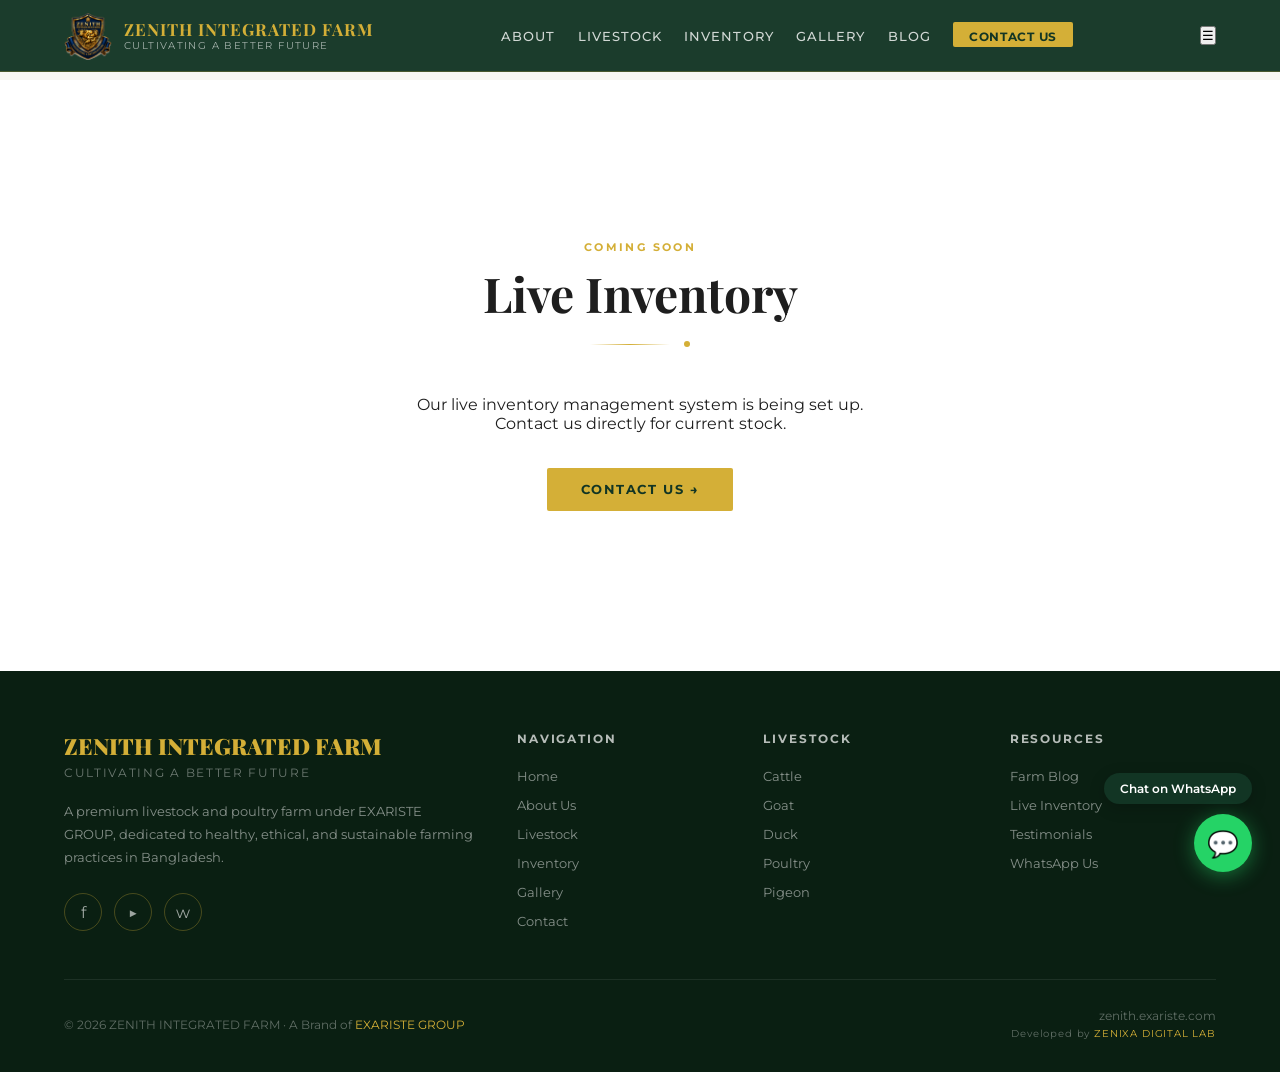
<file: inventory.html>
<!DOCTYPE html>
<html lang="en">
<head>
<meta charset="UTF-8">
<meta name="viewport" content="width=device-width, initial-scale=1.0">
<title>Inventory – ZENITH Integrated Farm</title>
<link href="https://fonts.googleapis.com/css2?family=Playfair+Display:wght@400;600;700;900&family=Montserrat:wght@300;400;500;600;700&display=swap" rel="stylesheet">
<style>
  :root {
    --forest: #123524;
    --gold: #D4AF37;
    --cream: #F8F7F2;
    --text: #1E1E1E;
    --earth: #6B4F2A;
    --forest-light: #1e4d36;
    --gold-light: #e8c84a;
    --overlay: rgba(18,53,36,0.82);
  }

  * { margin:0; padding:0; box-sizing:border-box; }

  html { scroll-behavior: smooth; }

  body {
    font-family: 'Montserrat', sans-serif;
    background: var(--cream);
    color: var(--text);
    overflow-x: hidden;
  }

  /* ── NAV ── */
  nav {
    position: fixed; top:0; left:0; right:0; z-index:1000;
    display:flex; align-items:center; justify-content:space-between;
    padding: 0 5vw;
    height: 72px;
    background: rgba(18,53,36,0.96);
    backdrop-filter: blur(12px);
    border-bottom: 1px solid rgba(212,175,55,0.25);
    transition: box-shadow 0.3s;
  }
  nav.scrolled { box-shadow: 0 4px 32px rgba(0,0,0,0.35); }

  .nav-brand {
    display:flex; align-items:center; gap:12px;
    text-decoration:none;
  }
  .nav-brand img {
    height: 48px; width: 48px; object-fit:contain;
  }
  .nav-brand-text {
    display:flex; flex-direction:column; line-height:1.2;
  }
  .nav-brand-text span:first-child {
    font-family:'Playfair Display', serif;
    color: var(--gold);
    font-size: 1.05rem;
    font-weight:700;
    letter-spacing:.06em;
  }
  .nav-brand-text span:last-child {
    color: rgba(255,255,255,0.6);
    font-size:0.62rem;
    letter-spacing:.14em;
    text-transform:uppercase;
  }

  .nav-links {
    display:flex; gap:1.4rem; list-style:none; align-items:center;
  }
  .nav-links a {
    color: rgba(255,255,255,0.8);
    text-decoration:none;
    font-size:0.8rem;
    font-weight:500;
    letter-spacing:.08em;
    text-transform:uppercase;
    transition: color 0.2s;
    position: relative;
    padding-bottom: 3px;
  }
  .nav-links a::after {
    content:''; position:absolute; bottom:0; left:0; right:100%; height:1px;
    background: var(--gold); transition: right 0.25s;
  }
  .nav-links a:hover { color:#fff; }
  .nav-links a:hover::after { right:0; }

  .nav-cta {
    background: var(--gold);
    color: var(--forest) !important;
    padding: 8px 16px;
    border-radius: 2px;
    font-weight:700 !important;
    font-size:0.72rem !important;
    letter-spacing:.06em !important;
    white-space: nowrap !important;
  }
  .nav-cta::after { display:none !important; }
  .nav-cta:hover { background: var(--gold-light) !important; }

  /* ── HERO ── */
  #hero {
    position: relative;
    height: 100vh; min-height: 640px;
    display:flex; align-items:center; justify-content:center;
    overflow:hidden;
    background: var(--forest);
  }

  .hero-bg {
    position:absolute; inset:0;
    background: linear-gradient(135deg, #0a2318 0%, #123524 40%, #1e4d36 70%, #0f2e1d 100%);
  }

  /* Animated farm silhouette */
  .hero-silhouette {
    position:absolute; bottom:0; left:0; right:0;
    height:45%;
    background: url("data:image/svg+xml,%3Csvg xmlns='http://www.w3.org/2000/svg' viewBox='0 0 1440 320'%3E%3Cpath fill='%230a1f12' fill-opacity='0.7' d='M0,224L48,213.3C96,203,192,181,288,176C384,171,480,181,576,186.7C672,192,768,192,864,181.3C960,171,1056,149,1152,149.3C1248,149,1344,171,1392,181.3L1440,192L1440,320L0,320Z'%3E%3C/path%3E%3C/svg%3E") no-repeat bottom;
    background-size: cover;
    opacity:0.6;
  }

  /* Gold particle dots */
  .hero-particles {
    position:absolute; inset:0; overflow:hidden; pointer-events:none;
  }
  .particle {
    position:absolute;
    width:3px; height:3px;
    background: var(--gold);
    border-radius:50%;
    opacity:0;
    animation: float-up 8s infinite;
  }
  @keyframes float-up {
    0% { opacity:0; transform: translateY(0) scale(0.5); }
    20% { opacity:0.6; }
    80% { opacity:0.2; }
    100% { opacity:0; transform: translateY(-80vh) scale(1.5); }
  }

  .hero-content {
    position:relative; z-index:2;
    text-align:center;
    padding: 0 5vw;
    max-width: 900px;
  }

  .hero-eyebrow {
    display:inline-block;
    border: 1px solid var(--gold);
    color: var(--gold);
    font-size:0.7rem;
    font-weight:600;
    letter-spacing:.22em;
    text-transform:uppercase;
    padding:6px 22px;
    margin-bottom: 28px;
    animation: fadeInDown 1s 0.3s both;
  }

  .hero-title {
    font-family:'Playfair Display', serif;
    font-size: clamp(2.6rem, 7vw, 5.5rem);
    font-weight:900;
    color:#fff;
    line-height:1.08;
    margin-bottom:12px;
    animation: fadeInDown 1s 0.5s both;
  }
  .hero-title span { color: var(--gold); }

  .hero-subtitle {
    font-family:'Playfair Display', serif;
    font-size: clamp(0.9rem, 2vw, 1.15rem);
    color: rgba(255,255,255,0.65);
    font-style:italic;
    letter-spacing:.06em;
    margin-bottom:22px;
    animation: fadeInDown 1s 0.7s both;
  }

  .hero-divider {
    display:flex; align-items:center; justify-content:center; gap:16px;
    margin-bottom:24px;
    animation: fadeIn 1s 0.9s both;
  }
  .hero-divider::before, .hero-divider::after {
    content:''; flex:1; max-width:120px; height:1px;
    background: linear-gradient(90deg, transparent, var(--gold));
  }
  .hero-divider::after { background: linear-gradient(90deg, var(--gold), transparent); }
  .hero-divider-diamond {
    width:8px; height:8px; background: var(--gold);
    transform: rotate(45deg);
  }

  .hero-desc {
    color: rgba(255,255,255,0.72);
    font-size:0.92rem;
    line-height:1.8;
    max-width:620px;
    margin: 0 auto 40px;
    animation: fadeInUp 1s 1.1s both;
  }

  .hero-btns {
    display:flex; gap:16px; justify-content:center; flex-wrap:wrap;
    animation: fadeInUp 1s 1.3s both;
  }
  .btn-primary {
    background: var(--gold);
    color: var(--forest);
    font-weight:700;
    font-size:0.8rem;
    letter-spacing:.12em;
    text-transform:uppercase;
    padding:14px 34px;
    border:none; border-radius:2px;
    cursor:pointer;
    text-decoration:none;
    transition: all 0.25s;
    display:inline-block;
  }
  .btn-primary:hover { background: var(--gold-light); transform:translateY(-2px); box-shadow:0 8px 28px rgba(212,175,55,0.4); }

  .btn-outline {
    background: transparent;
    color: #fff;
    font-weight:600;
    font-size:0.8rem;
    letter-spacing:.12em;
    text-transform:uppercase;
    padding:13px 34px;
    border:1px solid rgba(255,255,255,0.45);
    border-radius:2px;
    cursor:pointer;
    text-decoration:none;
    transition: all 0.25s;
    display:inline-block;
  }
  .btn-outline:hover { border-color:#fff; background:rgba(255,255,255,0.08); transform:translateY(-2px); }

  .hero-scroll {
    position:absolute; bottom:32px; left:50%; transform:translateX(-50%);
    z-index:2; display:flex; flex-direction:column; align-items:center; gap:8px;
    color:rgba(255,255,255,0.45); font-size:0.65rem; letter-spacing:.15em; text-transform:uppercase;
    animation: bounce 2s 2s infinite;
  }
  .hero-scroll-line {
    width:1px; height:40px;
    background: linear-gradient(to bottom, rgba(212,175,55,0.6), transparent);
  }

  @keyframes bounce { 0%,100% { transform:translateX(-50%) translateY(0); } 50% { transform:translateX(-50%) translateY(6px); } }
  @keyframes fadeInDown { from { opacity:0; transform:translateY(-24px); } to { opacity:1; transform:translateY(0); } }
  @keyframes fadeInUp   { from { opacity:0; transform:translateY(24px);  } to { opacity:1; transform:translateY(0); } }
  @keyframes fadeIn     { from { opacity:0; } to { opacity:1; } }

  /* ── SECTION COMMONS ── */
  section { padding: 96px 5vw; }

  .section-eyebrow {
    font-size:0.68rem; font-weight:700; letter-spacing:.22em;
    text-transform:uppercase; color: var(--gold);
    margin-bottom:12px;
  }
  .section-title {
    font-family:'Playfair Display', serif;
    font-size: clamp(2rem, 4vw, 3rem);
    font-weight:700;
    line-height:1.15;
    margin-bottom:20px;
  }
  .section-divider {
    display:flex; align-items:center; gap:14px;
    margin-bottom:48px;
  }
  .section-divider-line {
    height:1px; width:80px;
    background: linear-gradient(90deg, var(--gold), transparent);
  }
  .section-divider-dot {
    width:6px; height:6px; background:var(--gold); border-radius:50%;
  }
  .center { text-align:center; }
  .center .section-divider { justify-content:center; }
  .center .section-divider-line { background: linear-gradient(90deg, transparent, var(--gold), transparent); }

  /* ── ABOUT ── */
  #about { background: #fff; }
  .about-grid {
    max-width:1200px; margin:0 auto;
    display:grid; grid-template-columns:1fr 1fr; gap:80px; align-items:center;
  }
  .about-image-wrap {
    position:relative;
  }
  .about-image-main {
    width:100%; aspect-ratio:4/3; object-fit:cover;
    border-radius:4px;
    background: linear-gradient(135deg, #1a4a2e, #2d6b46);
    display:flex; align-items:center; justify-content:center;
    overflow:hidden;
  }
  .about-image-placeholder {
    width:100%; height:100%;
    background: linear-gradient(135deg, #123524, #1e5c38);
    display:flex; flex-direction:column; align-items:center; justify-content:center;
    gap:16px; color:rgba(255,255,255,0.6); font-size:0.8rem; letter-spacing:.1em; text-transform:uppercase;
  }
  .about-image-placeholder svg { width:64px; height:64px; opacity:0.5; }
  .about-badge {
    position:absolute; bottom:-24px; right:-24px;
    background: var(--gold);
    color: var(--forest);
    width:110px; height:110px;
    border-radius:50%;
    display:flex; flex-direction:column; align-items:center; justify-content:center;
    font-family:'Playfair Display', serif;
    box-shadow: 0 8px 32px rgba(212,175,55,0.4);
    text-align:center; line-height:1.3;
  }
  .about-badge .num { font-size:2rem; font-weight:900; }
  .about-badge .lbl { font-size:0.6rem; font-weight:600; letter-spacing:.1em; text-transform:uppercase; }

  .about-content .section-title { color: var(--forest); }
  .about-text { color:#555; font-size:0.92rem; line-height:1.85; margin-bottom:36px; }

  .about-features {
    display:grid; grid-template-columns:1fr 1fr; gap:16px;
  }
  .about-feature {
    display:flex; align-items:center; gap:12px;
    background: var(--cream);
    padding:14px 18px; border-radius:4px;
    border-left:3px solid var(--gold);
  }
  .about-feature svg { flex-shrink:0; width:20px; height:20px; color:var(--gold); }
  .about-feature span { font-size:0.8rem; font-weight:600; color:var(--forest); letter-spacing:.04em; }

  /* ── LIVESTOCK ── */
  #livestock { background: var(--cream); }
  .livestock-grid {
    max-width:1300px; margin:0 auto;
    display:grid; grid-template-columns: repeat(auto-fit, minmax(230px, 1fr)); gap:28px;
  }

  .livestock-card {
    background:#fff;
    border-radius:6px;
    overflow:hidden;
    box-shadow: 0 2px 12px rgba(0,0,0,0.07);
    transition: transform 0.3s, box-shadow 0.3s;
    position:relative;
    cursor:pointer;
  }
  .livestock-card:hover { transform:translateY(-8px); box-shadow:0 16px 48px rgba(18,53,36,0.15); }
  .livestock-card:hover .card-hover { opacity:1; }

  .card-image {
    height:200px;
    display:flex; align-items:center; justify-content:center;
    font-size:5rem;
    position:relative; overflow:hidden;
  }
  .card-image-bg {
    position:absolute; inset:0;
  }
  .card-emoji { position:relative; z-index:1; }

  .card-body {
    padding:22px;
  }
  .card-category {
    font-size:0.65rem; font-weight:700; letter-spacing:.18em; text-transform:uppercase;
    color: var(--gold); margin-bottom:6px;
  }
  .card-title {
    font-family:'Playfair Display', serif;
    font-size:1.3rem; font-weight:700; color: var(--forest);
    margin-bottom:10px;
  }
  .card-breeds { font-size:0.78rem; color:#777; margin-bottom:14px; line-height:1.6; }
  .card-tags { display:flex; gap:8px; flex-wrap:wrap; }
  .card-tag {
    background: var(--cream); border:1px solid rgba(18,53,36,0.15);
    padding:4px 12px; border-radius:20px;
    font-size:0.68rem; font-weight:600; color:var(--forest); letter-spacing:.06em;
  }

  .card-hover {
    position:absolute; inset:0;
    background: rgba(18,53,36,0.93);
    opacity:0; transition:opacity 0.3s;
    display:flex; flex-direction:column; align-items:center; justify-content:center;
    gap:14px; padding:28px;
  }
  .card-hover-item {
    display:flex; justify-content:space-between; width:100%;
    border-bottom:1px solid rgba(212,175,55,0.2);
    padding-bottom:10px;
  }
  .card-hover-item:last-of-type { border-bottom:none; }
  .card-hover-label { color:rgba(255,255,255,0.55); font-size:0.72rem; text-transform:uppercase; letter-spacing:.1em; }
  .card-hover-value { color: var(--gold); font-size:0.78rem; font-weight:700; }
  .card-hover-btn {
    background: var(--gold); color:var(--forest);
    padding:10px 28px; border:none; border-radius:2px;
    font-weight:700; font-size:0.78rem; letter-spacing:.1em;
    text-transform:uppercase; cursor:pointer; margin-top:6px;
    transition:background 0.2s;
  }
  .card-hover-btn:hover { background:var(--gold-light); }

  /* ── WHY CHOOSE ── */
  #why {
    background: var(--forest);
    color:#fff;
  }
  #why .section-title { color:#fff; }

  .why-grid {
    max-width:1100px; margin:0 auto;
    display:grid; grid-template-columns:repeat(auto-fit, minmax(280px, 1fr)); gap:24px;
  }
  .why-item {
    background: rgba(255,255,255,0.06);
    border:1px solid rgba(212,175,55,0.2);
    padding:32px 28px;
    border-radius:4px;
    transition:background 0.3s, border-color 0.3s, transform 0.3s;
  }
  .why-item:hover { background:rgba(255,255,255,0.1); border-color:var(--gold); transform:translateY(-4px); }
  .why-icon {
    width:52px; height:52px;
    background: rgba(212,175,55,0.15);
    border:1px solid rgba(212,175,55,0.4);
    border-radius:50%;
    display:flex; align-items:center; justify-content:center;
    font-size:1.5rem; margin-bottom:20px;
  }
  .why-title { font-family:'Playfair Display', serif; font-size:1.1rem; font-weight:700; color:#fff; margin-bottom:10px; }
  .why-text { font-size:0.82rem; color:rgba(255,255,255,0.6); line-height:1.75; }

  /* ── INVENTORY ── */
  #inventory { background:#fff; }
  .inventory-table {
    max-width:900px; margin:0 auto;
    border-radius:6px; overflow:hidden;
    box-shadow:0 2px 24px rgba(0,0,0,0.08);
  }
  .inventory-header {
    background:var(--forest);
    display:grid; grid-template-columns:2fr 1fr 1fr 1fr 1.2fr;
    padding:14px 24px;
  }
  .inventory-header span {
    color:rgba(255,255,255,0.6); font-size:0.68rem; font-weight:700; letter-spacing:.14em; text-transform:uppercase;
  }
  .inventory-row {
    display:grid; grid-template-columns:2fr 1fr 1fr 1fr 1.2fr;
    padding:18px 24px; align-items:center;
    border-bottom:1px solid rgba(0,0,0,0.05);
    transition:background 0.2s;
  }
  .inventory-row:hover { background:var(--cream); }
  .inventory-row:last-child { border-bottom:none; }
  .inv-name { font-weight:700; font-size:0.88rem; color:var(--forest); }
  .inv-meta { font-size:0.8rem; color:#888; }
  .inv-price { font-size:0.82rem; font-weight:700; color:var(--earth); }
  .status-badge {
    display:inline-flex; align-items:center; gap:6px;
    padding:4px 12px; border-radius:20px;
    font-size:0.68rem; font-weight:700; letter-spacing:.08em; text-transform:uppercase;
  }
  .status-available { background:#e8f5e9; color:#2e7d32; }
  .status-prebooking { background:#fff8e1; color:#f57c00; }
  .status-soldout { background:#fce4e4; color:#c62828; }
  .status-dot { width:6px; height:6px; border-radius:50%; background:currentColor; }

  /* ── GALLERY ── */
  #gallery { background:var(--cream); }
  .gallery-filters {
    display:flex; gap:10px; justify-content:center; flex-wrap:wrap;
    margin-bottom:40px;
  }
  .filter-btn {
    background: transparent;
    border:1px solid rgba(18,53,36,0.25);
    color:var(--forest);
    padding:8px 20px; border-radius:20px;
    font-size:0.75rem; font-weight:600; letter-spacing:.08em; text-transform:uppercase;
    cursor:pointer; transition:all 0.2s;
  }
  .filter-btn.active, .filter-btn:hover { background:var(--forest); color:var(--gold); border-color:var(--forest); }

  .gallery-grid {
    max-width:1200px; margin:0 auto;
    display:grid; grid-template-columns: repeat(4, 1fr); grid-auto-rows:220px;
    gap:12px;
  }
  .gallery-item {
    border-radius:4px; overflow:hidden;
    position:relative; cursor:pointer;
    transition:transform 0.3s;
  }
  .gallery-item:hover { transform:scale(1.02); z-index:2; }
  .gallery-item.wide { grid-column:span 2; }
  .gallery-item.tall { grid-row:span 2; }
  .gallery-item-inner {
    width:100%; height:100%;
    display:flex; align-items:center; justify-content:center;
    font-size:3rem;
    position:relative;
  }
  .gallery-item-overlay {
    position:absolute; inset:0;
    background:linear-gradient(to top, rgba(18,53,36,0.8), transparent);
    opacity:0; transition:opacity 0.3s;
    display:flex; align-items:flex-end; padding:16px;
  }
  .gallery-item:hover .gallery-item-overlay { opacity:1; }
  .gallery-item-label { color:#fff; font-size:0.8rem; font-weight:600; }

  /* ── STATS ── */
  #stats {
    background: linear-gradient(135deg, #0a2318, #123524);
    color:#fff;
    position:relative; overflow:hidden;
  }
  #stats::before {
    content:'';
    position:absolute; inset:0;
    background: radial-gradient(ellipse at 50% 50%, rgba(212,175,55,0.08), transparent 70%);
  }
  .stats-grid {
    max-width:1000px; margin:0 auto;
    display:grid; grid-template-columns:repeat(4,1fr); gap:24px;
    position:relative; z-index:1;
  }
  .stat-item { text-align:center; padding:20px; }
  .stat-number {
    font-family:'Playfair Display', serif;
    font-size:clamp(2.5rem,5vw,4rem);
    font-weight:900; color:var(--gold);
    line-height:1; margin-bottom:10px;
  }
  .stat-label { font-size:0.8rem; color:rgba(255,255,255,0.6); letter-spacing:.1em; text-transform:uppercase; line-height:1.5; }

  /* ── TESTIMONIALS ── */
  #testimonials { background:#fff; }
  .testimonials-slider {
    max-width:900px; margin:0 auto;
    position:relative; overflow:hidden;
  }
  .testimonials-track {
    display:flex; transition:transform 0.5s cubic-bezier(0.4,0,0.2,1);
  }
  .testimonial-item {
    min-width:100%; padding:0 20px;
  }
  .testimonial-card {
    background:var(--cream);
    border:1px solid rgba(18,53,36,0.1);
    border-radius:6px; padding:48px;
    position:relative; text-align:center;
  }
  .testimonial-quote {
    position:absolute; top:24px; left:32px;
    font-family:'Playfair Display', serif;
    font-size:5rem; color:var(--gold); opacity:0.3; line-height:1;
  }
  .testimonial-text {
    font-family:'Playfair Display', serif;
    font-style:italic; font-size:1.15rem;
    color:var(--forest); line-height:1.75;
    margin-bottom:28px; position:relative;
  }
  .testimonial-author { font-weight:700; font-size:0.82rem; letter-spacing:.1em; text-transform:uppercase; color:var(--earth); }
  .testimonial-role { font-size:0.78rem; color:#999; margin-top:4px; }
  .testimonial-stars { color:var(--gold); font-size:1rem; margin-bottom:20px; }

  .slider-controls { display:flex; justify-content:center; gap:10px; margin-top:32px; }
  .slider-dot { width:8px; height:8px; border-radius:50%; background:rgba(18,53,36,0.2); cursor:pointer; transition:background 0.2s, transform 0.2s; border:none; }
  .slider-dot.active { background:var(--gold); transform:scale(1.3); }

  /* ── BLOG ── */
  #blog { background:var(--cream); }
  .blog-grid {
    max-width:1200px; margin:0 auto;
    display:grid; grid-template-columns:repeat(auto-fit,minmax(320px,1fr)); gap:28px;
  }
  .blog-card {
    background:#fff; border-radius:6px; overflow:hidden;
    box-shadow:0 2px 12px rgba(0,0,0,0.06);
    transition:transform 0.3s, box-shadow 0.3s;
  }
  .blog-card:hover { transform:translateY(-6px); box-shadow:0 12px 40px rgba(0,0,0,0.12); }
  .blog-card-image {
    height:200px;
    display:flex; align-items:center; justify-content:center;
    font-size:3.5rem;
    position:relative; overflow:hidden;
  }
  .blog-card-body { padding:24px 28px; }
  .blog-tag { font-size:0.65rem; font-weight:700; letter-spacing:.16em; text-transform:uppercase; color:var(--gold); margin-bottom:8px; }
  .blog-title { font-family:'Playfair Display', serif; font-size:1.1rem; font-weight:700; color:var(--forest); margin-bottom:12px; line-height:1.4; }
  .blog-excerpt { font-size:0.82rem; color:#777; line-height:1.7; margin-bottom:18px; }
  .blog-read { font-size:0.75rem; font-weight:700; color:var(--forest); letter-spacing:.1em; text-transform:uppercase; text-decoration:none; display:flex; align-items:center; gap:8px; transition:gap 0.2s; }
  .blog-read:hover { gap:14px; }

  /* ── CONTACT ── */
  #contact { background:var(--forest); color:#fff; padding: 96px 5vw; }
  .contact-grid {
    max-width:1100px; margin:0 auto;
    display:grid; grid-template-columns:1fr 1fr; gap:64px; align-items:start;
  }
  #contact .section-title { color:#fff; }

  .contact-info { display:flex; flex-direction:column; gap:24px; margin-top:8px; }
  .contact-item {
    display:flex; align-items:flex-start; gap:16px;
    padding:20px; border:1px solid rgba(212,175,55,0.2); border-radius:4px;
    background:rgba(255,255,255,0.04);
    transition:border-color 0.3s, background 0.3s;
  }
  .contact-item:hover { border-color:var(--gold); background:rgba(255,255,255,0.07); }
  .contact-icon {
    width:44px; height:44px; border-radius:50%;
    background:rgba(212,175,55,0.15); border:1px solid rgba(212,175,55,0.4);
    display:flex; align-items:center; justify-content:center;
    font-size:1.2rem; flex-shrink:0;
  }
  .contact-item-label { font-size:0.68rem; font-weight:700; letter-spacing:.14em; text-transform:uppercase; color:var(--gold); margin-bottom:4px; }
  .contact-item-value { font-size:0.88rem; color:rgba(255,255,255,0.75); }

  .contact-form-wrap {
    background:rgba(255,255,255,0.05);
    border:1px solid rgba(212,175,55,0.2);
    border-radius:6px; padding:40px;
  }
  .form-title { font-family:'Playfair Display', serif; font-size:1.5rem; color:#fff; margin-bottom:28px; }
  .form-group { margin-bottom:20px; }
  .form-group label { display:block; font-size:0.72rem; font-weight:700; letter-spacing:.1em; text-transform:uppercase; color:rgba(255,255,255,0.55); margin-bottom:8px; }
  .form-group input, .form-group textarea, .form-group select {
    width:100%; background:rgba(255,255,255,0.08);
    border:1px solid rgba(212,175,55,0.25);
    border-radius:3px; padding:12px 16px;
    color:#fff; font-family:'Montserrat',sans-serif; font-size:0.88rem;
    transition:border-color 0.2s;
    outline:none;
  }
  .form-group input::placeholder, .form-group textarea::placeholder { color:rgba(255,255,255,0.3); }
  .form-group input:focus, .form-group textarea:focus, .form-group select:focus { border-color:var(--gold); }
  .form-group textarea { height:110px; resize:vertical; }
  .form-group select { appearance:none; cursor:pointer; }
  .form-group select option { background:var(--forest); }
  .form-submit {
    width:100%; background:var(--gold); color:var(--forest);
    font-weight:800; font-size:0.82rem; letter-spacing:.14em; text-transform:uppercase;
    padding:15px; border:none; border-radius:3px; cursor:pointer;
    transition:background 0.2s, transform 0.2s;
  }
  .form-submit:hover { background:var(--gold-light); transform:translateY(-1px); }

  .map-placeholder {
    margin-top:32px; height:220px;
    background:rgba(255,255,255,0.06);
    border:1px solid rgba(212,175,55,0.2);
    border-radius:4px;
    display:flex; flex-direction:column; align-items:center; justify-content:center;
    gap:10px; color:rgba(255,255,255,0.4); font-size:0.8rem;
    letter-spacing:.1em; text-transform:uppercase;
  }
  .map-placeholder span { font-size:2.5rem; }

  /* ── FOOTER ── */
  footer {
    background:#0a1f12;
    color:rgba(255,255,255,0.55);
    padding:60px 5vw 32px;
  }
  .footer-grid {
    max-width:1200px; margin:0 auto;
    display:grid; grid-template-columns:2fr 1fr 1fr 1fr; gap:40px;
    margin-bottom:48px;
  }
  .footer-brand {}
  .footer-logo-text {
    font-family:'Playfair Display', serif;
    font-size:1.4rem; font-weight:900; color:var(--gold); margin-bottom:4px;
  }
  .footer-tagline { font-size:0.75rem; color:rgba(255,255,255,0.4); letter-spacing:.14em; text-transform:uppercase; margin-bottom:20px; }
  .footer-desc { font-size:0.82rem; line-height:1.75; color:rgba(255,255,255,0.5); margin-bottom:24px; }

  .footer-social { display:flex; gap:12px; }
  .social-btn {
    width:38px; height:38px; border-radius:50%;
    border:1px solid rgba(212,175,55,0.3);
    display:flex; align-items:center; justify-content:center;
    color:rgba(255,255,255,0.6); text-decoration:none; font-size:1rem;
    transition:all 0.2s;
  }
  .social-btn:hover { border-color:var(--gold); color:var(--gold); background:rgba(212,175,55,0.1); }

  .footer-col-title { font-size:0.75rem; font-weight:700; letter-spacing:.16em; text-transform:uppercase; color:rgba(255,255,255,0.7); margin-bottom:20px; }
  .footer-links { list-style:none; display:flex; flex-direction:column; gap:10px; }
  .footer-links a { color:rgba(255,255,255,0.5); text-decoration:none; font-size:0.82rem; transition:color 0.2s; }
  .footer-links a:hover { color:var(--gold); }

  .footer-bottom {
    max-width:1200px; margin:0 auto;
    border-top:1px solid rgba(255,255,255,0.08);
    padding-top:28px;
    display:flex; justify-content:space-between; align-items:center;
    flex-wrap:wrap; gap:12px;
  }
  .footer-copy { font-size:0.78rem; color:rgba(255,255,255,0.35); }
  .footer-copy a { color:var(--gold); text-decoration:none; }

  /* ── WHATSAPP FLOAT ── */
  .whatsapp-float {
    position:fixed; bottom:28px; right:28px; z-index:999;
    display:flex; flex-direction:column; align-items:flex-end; gap:10px;
  }
  .whatsapp-btn {
    width:58px; height:58px; background:#25D366; border-radius:50%;
    display:flex; align-items:center; justify-content:center;
    box-shadow:0 4px 20px rgba(37,211,102,0.45);
    cursor:pointer; text-decoration:none; font-size:1.6rem;
    transition:transform 0.25s;
  }
  .whatsapp-btn:hover { transform:scale(1.1); }
  .whatsapp-label {
    background:var(--forest); color:#fff;
    padding:8px 16px; border-radius:24px;
    font-size:0.75rem; font-weight:600;
    box-shadow:0 4px 16px rgba(0,0,0,0.2);
    white-space:nowrap;
    animation: pulse-label 2s infinite;
  }
  @keyframes pulse-label { 0%,100%{transform:scale(1)} 50%{transform:scale(1.03)} }

  /* ── REVEAL ANIMATION ── */
  .reveal {
    opacity:0; transform:translateY(32px);
    transition:opacity 0.7s, transform 0.7s;
  }
  .reveal.visible {
    opacity:1; transform:translateY(0);
  }
  .reveal-delay-1 { transition-delay:0.1s; }
  .reveal-delay-2 { transition-delay:0.2s; }
  .reveal-delay-3 { transition-delay:0.3s; }
  .reveal-delay-4 { transition-delay:0.4s; }

  /* ── RESPONSIVE ── */
  @media(max-width:900px){
    .about-grid,.contact-grid { grid-template-columns:1fr; gap:48px; }
    .footer-grid { grid-template-columns:1fr 1fr; }
    .stats-grid { grid-template-columns:repeat(2,1fr); }
    .gallery-grid { grid-template-columns:repeat(2,1fr); }
    .gallery-item.wide,.gallery-item.tall { grid-column:span 1; grid-row:span 1; }
    nav { padding:0 4vw; }
    .nav-links { display:none; }
    .about-badge { display:none; }
    .inventory-header, .inventory-row { grid-template-columns:2fr 1fr 1.2fr; }
    .inventory-header span:nth-child(2),.inventory-row .inv-meta:nth-child(2) { display:none; }
  }
  @media(max-width:600px){
    section { padding:72px 5vw; }
    .footer-grid { grid-template-columns:1fr; }
    .stats-grid { grid-template-columns:repeat(2,1fr); gap:16px; }
    .gallery-grid { grid-template-columns:1fr 1fr; grid-auto-rows:160px; }
  }

/* Force reveal always visible */
.reveal { opacity:1 !important; transform:none !important; }
</style>
</head>
<body>
<nav id="navbar">
  <a href="index.html" class="nav-brand">
    <img src="zenith-logo-nobg.png" alt="ZENITH Logo" style="width:48px;height:48px;object-fit:contain;">
    <div class="nav-brand-text">
      <span>ZENITH INTEGRATED FARM</span>
      <span>Cultivating a Better Future</span>
    </div>
  </a>
  <ul class="nav-links">
    <li><a href="about.html">About</a></li>
    <li><a href="livestock.html">Livestock</a></li>
    <li><a href="inventory.html">Inventory</a></li>
    <li><a href="gallery.html">Gallery</a></li>
    <li><a href="blog.html">Blog</a></li>
    <li><a href="contact.html" class="nav-cta">Contact Us</a></li>
  </ul>
  <button class="nav-hamburger" id="hamburger" onclick="toggleMenu()">☰</button>
</nav>
<div style="padding-top:80px;">
<section id="inventory" style="min-height:60vh;display:flex;align-items:center;justify-content:center;">
  <div class="center" style="padding:4rem 2rem;">
    <p class="section-eyebrow">Coming Soon</p>
    <h2 class="section-title">Live Inventory</h2>
    <div class="section-divider"><div class="section-divider-line"></div><div class="section-divider-dot"></div></div>
    <p style="color:var(--cream-dark);max-width:500px;margin:0 auto;">Our live inventory management system is being set up. Contact us directly for current stock.</p>
    <br>
    <a href="contact.html" class="btn-primary" style="display:inline-block;margin-top:1rem;">Contact Us →</a>
  </div>
</section>
</div>
<!-- FOOTER -->
<footer>
  <div class="footer-grid">
    <div class="footer-brand">
      <div class="footer-logo-text">ZENITH INTEGRATED FARM</div>
      <div class="footer-tagline">Cultivating a Better Future</div>
      <p class="footer-desc">
        A premium livestock and poultry farm under EXARISTE GROUP, dedicated to healthy, ethical, and sustainable farming practices in Bangladesh.
      </p>
      <div class="footer-social">
        <a href="#" class="social-btn" title="Facebook">f</a>
        <a href="#" class="social-btn" title="YouTube">▶</a>
        <a href="#" class="social-btn" title="WhatsApp">w</a>
      </div>
    </div>
    <div>
      <div class="footer-col-title">Navigation</div>
      <ul class="footer-links">
        <li><a href="index.html">Home</a></li>
        <li><a href="about.html">About Us</a></li>
        <li><a href="livestock.html">Livestock</a></li>
        <li><a href="inventory.html">Inventory</a></li>
        <li><a href="gallery.html">Gallery</a></li>
        <li><a href="contact.html">Contact</a></li>
      </ul>
    </div>
    <div>
      <div class="footer-col-title">Livestock</div>
      <ul class="footer-links">
        <li><a href="livestock.html">Cattle</a></li>
        <li><a href="livestock.html">Goat</a></li>
        <li><a href="livestock.html">Duck</a></li>
        <li><a href="livestock.html">Poultry</a></li>
        <li><a href="livestock.html">Pigeon</a></li>
      </ul>
    </div>
    <div>
      <div class="footer-col-title">Resources</div>
      <ul class="footer-links">
        <li><a href="blog.html">Farm Blog</a></li>
        <li><a href="inventory.html">Live Inventory</a></li>
        <li><a href="testimonials.html">Testimonials</a></li>
        <li><a href="contact.html">WhatsApp Us</a></li>
      </ul>
    </div>
  </div>
  <div class="footer-bottom">
    <div class="footer-copy">
      © 2026 ZENITH INTEGRATED FARM · A Brand of <a href="#">EXARISTE GROUP</a>
    </div>
    <div class="footer-copy" style="display:flex; flex-direction:column; align-items:flex-end; gap:4px;">
      <span>zenith.exariste.com</span>
      <span style="font-size:0.65rem; color:rgba(255,255,255,0.35); letter-spacing:.08em;">Developed by <a href="#" style="color:var(--gold); text-decoration:none;">ZENIXA DIGITAL LAB</a></span>
    </div>
  </div>
</footer>
<div class="whatsapp-float">
  <div class="whatsapp-label">Chat on WhatsApp</div>
  <a href="https://wa.me/8801713366224" class="whatsapp-btn" title="WhatsApp">💬</a>
</div>
<script>
// ── Hamburger menu ──
function toggleMenu() {
  const links = document.querySelector('.nav-links');
  if (links) links.classList.toggle('open');
}

// ── Particles (only on pages with #particles) ──
const container = document.getElementById('particles');
if (container) {
  for (let i = 0; i < 30; i++) {
    const p = document.createElement('div');
    p.className = 'particle';
    p.style.left = Math.random() * 100 + '%';
    p.style.bottom = Math.random() * 20 + '%';
    p.style.animationDelay = Math.random() * 8 + 's';
    p.style.animationDuration = (6 + Math.random() * 6) + 's';
    container.appendChild(p);
  }
}

// ── Nav scroll effect ──
const navbar = document.getElementById('navbar');
if (navbar) {
  window.addEventListener('scroll', () => {
    navbar.classList.toggle('scrolled', window.scrollY > 60);
  });
}

// ── Reveal on scroll ──
const reveals = document.querySelectorAll('.reveal');
if (reveals.length > 0) {
  const observer = new IntersectionObserver((entries) => {
    entries.forEach(e => { if (e.isIntersecting) e.target.classList.add('visible'); });
  }, { threshold: 0.1 });
  reveals.forEach(r => observer.observe(r));
}

// ── Counter animation ──
function animateCounter(el, target) {
  let start = 0;
  const dur = 2000;
  const step = target / (dur / 16);
  const timer = setInterval(() => {
    start += step;
    if (start >= target) { start = target; clearInterval(timer); }
    el.textContent = Math.floor(start) + '+';
  }, 16);
}

const statNumbers = document.querySelectorAll('.stat-number');
if (statNumbers.length > 0) {
  const statsObserver = new IntersectionObserver((entries) => {
    entries.forEach(e => {
      if (e.isIntersecting) {
        const el = e.target;
        const target = parseInt(el.dataset.target);
        if (!isNaN(target)) animateCounter(el, target);
        statsObserver.unobserve(el);
      }
    });
  }, { threshold: 0.5 });
  statNumbers.forEach(el => statsObserver.observe(el));
}

// ── Testimonial slider ──
let currentSlide = 0;
function goToSlide(n) {
  currentSlide = n;
  const track = document.getElementById('testimonialTrack');
  if (track) track.style.transform = `translateX(-${n * 100}%)`;
  document.querySelectorAll('.slider-dot').forEach((d, i) => d.classList.toggle('active', i === n));
}
const dots = document.querySelectorAll('.slider-dot');
if (dots.length > 0) {
  setInterval(() => goToSlide((currentSlide + 1) % 3), 5000);
}

// ── Gallery filter ──
document.querySelectorAll('.filter-btn').forEach(btn => {
  btn.addEventListener('click', () => {
    document.querySelectorAll('.filter-btn').forEach(b => b.classList.remove('active'));
    btn.classList.add('active');
  });
});

// ── Scroll to contact ──
function scrollToContact() {
  const el = document.getElementById('contact');
  if (el) {
    el.scrollIntoView({ behavior: 'smooth' });
  } else {
    window.location.href = 'contact.html';
  }
}

// ── Form submit ──
const formSubmit = document.querySelector('.form-submit');
if (formSubmit) {
  formSubmit.addEventListener('click', () => {
    alert('Thank you for your enquiry! We will contact you shortly via WhatsApp or phone.');
  });
}

</script>
</body>
</html>
</file>
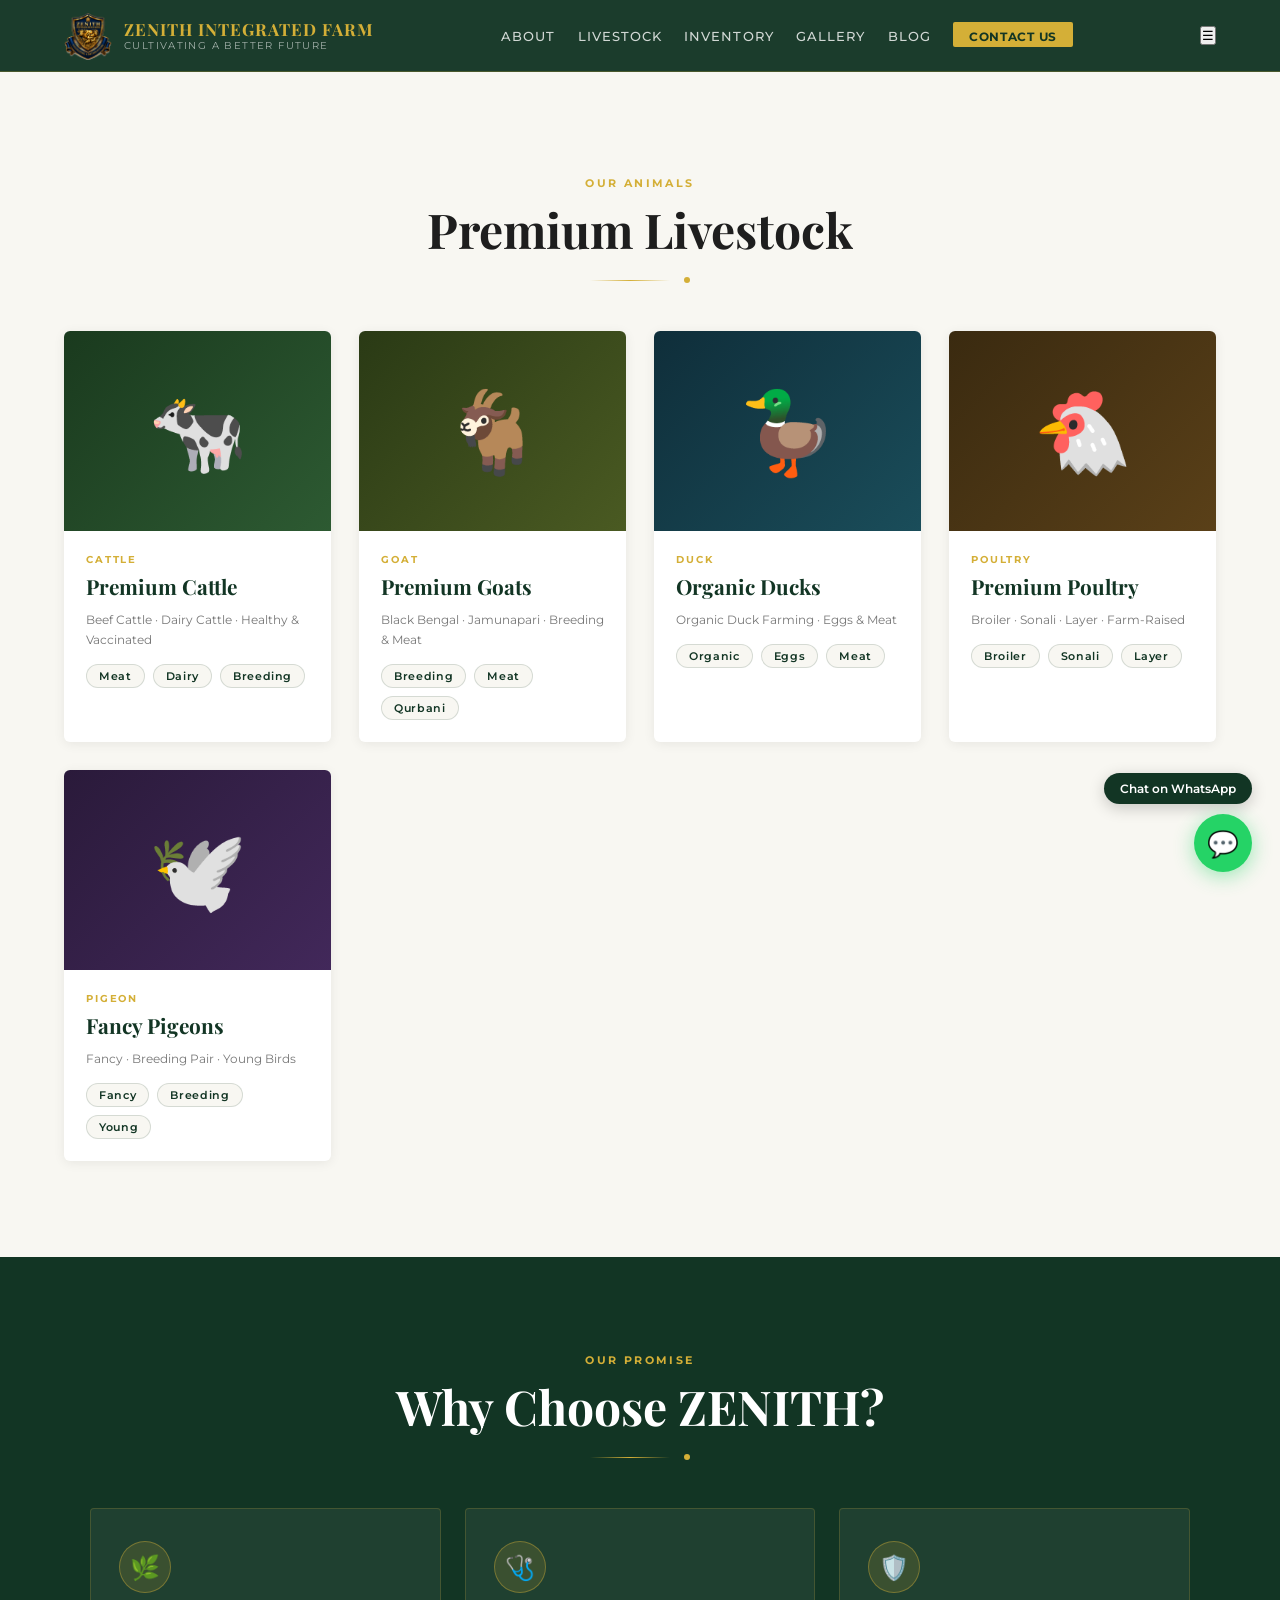
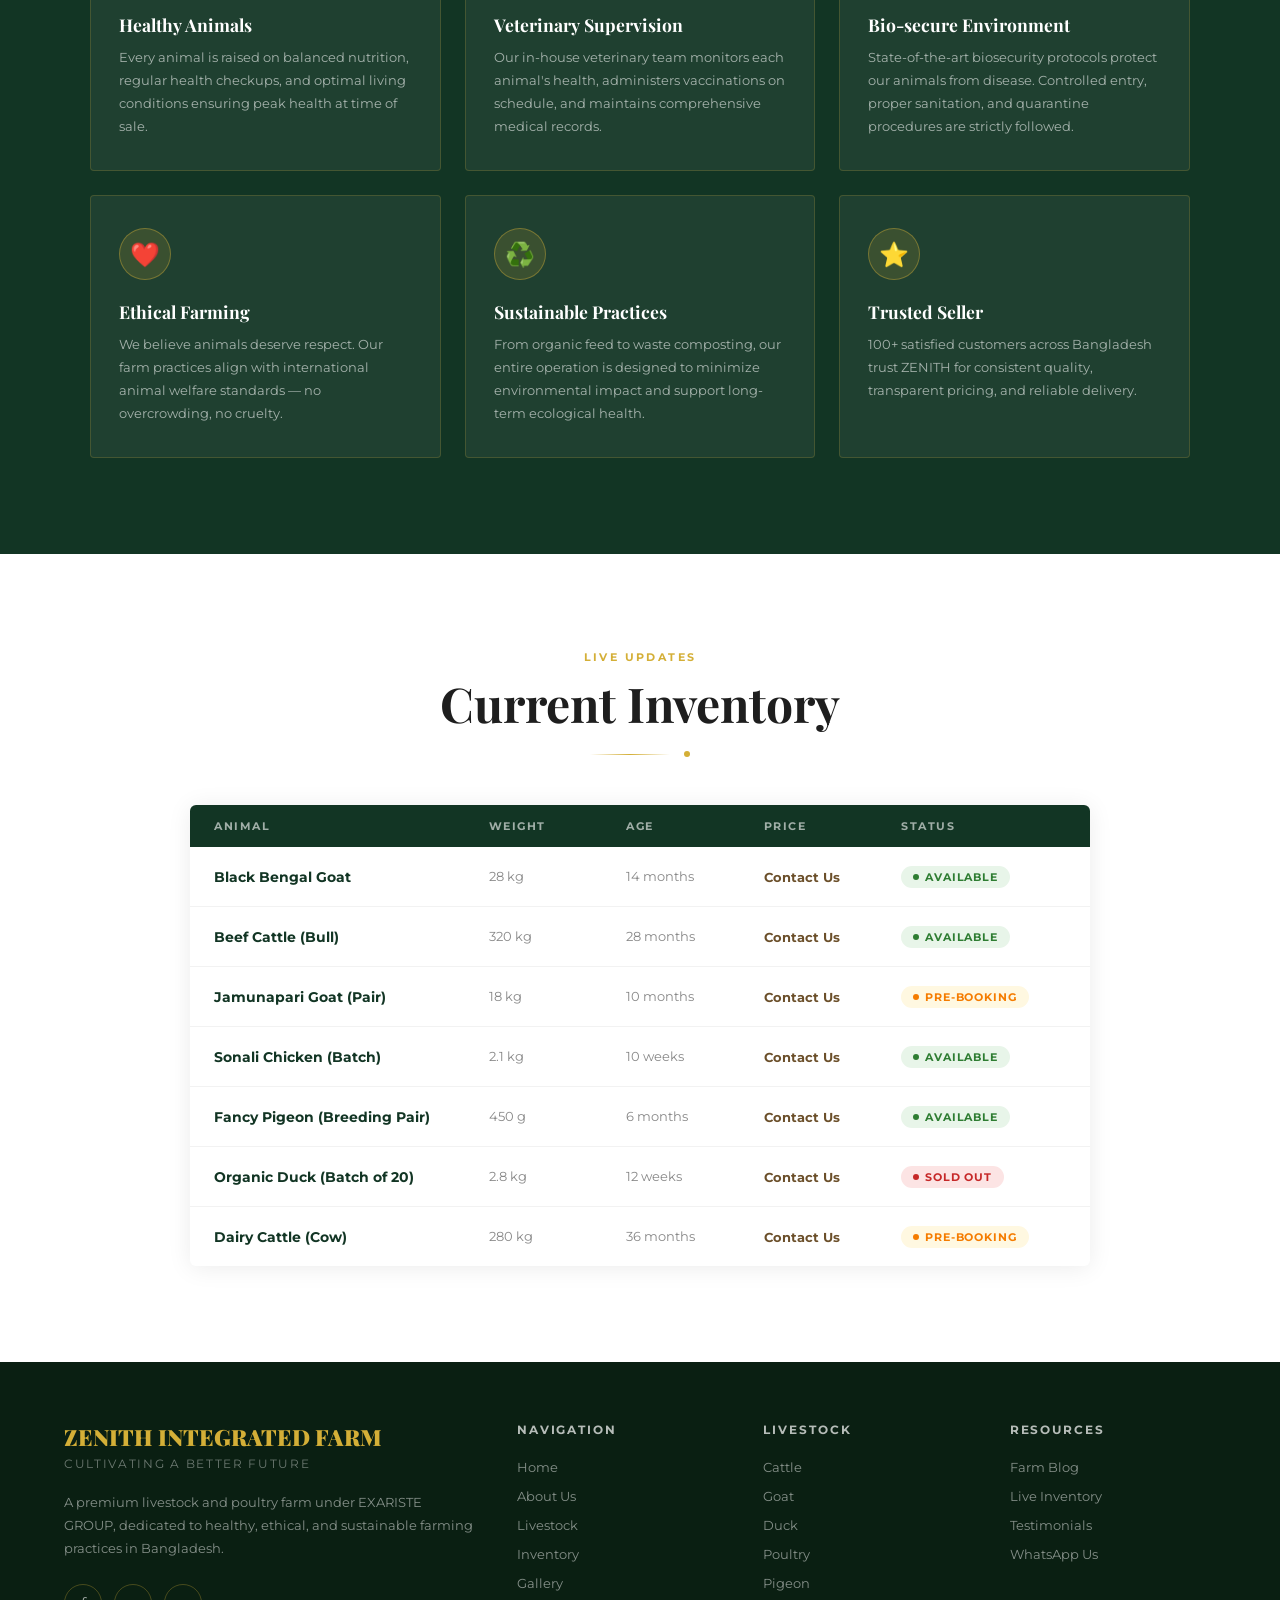
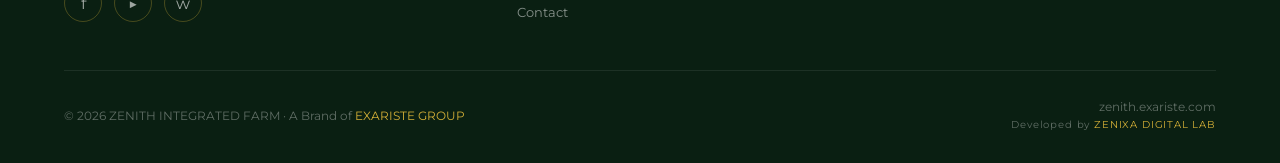
<file: livestock.html>
<!DOCTYPE html>
<html lang="en">
<head>
<meta charset="UTF-8">
<meta name="viewport" content="width=device-width, initial-scale=1.0">
<title>Livestock – ZENITH Integrated Farm</title>
<link href="https://fonts.googleapis.com/css2?family=Playfair+Display:wght@400;600;700;900&family=Montserrat:wght@300;400;500;600;700&display=swap" rel="stylesheet">
<style>
  :root {
    --forest: #123524;
    --gold: #D4AF37;
    --cream: #F8F7F2;
    --text: #1E1E1E;
    --earth: #6B4F2A;
    --forest-light: #1e4d36;
    --gold-light: #e8c84a;
    --overlay: rgba(18,53,36,0.82);
  }

  * { margin:0; padding:0; box-sizing:border-box; }

  html { scroll-behavior: smooth; }

  body {
    font-family: 'Montserrat', sans-serif;
    background: var(--cream);
    color: var(--text);
    overflow-x: hidden;
  }

  /* ── NAV ── */
  nav {
    position: fixed; top:0; left:0; right:0; z-index:1000;
    display:flex; align-items:center; justify-content:space-between;
    padding: 0 5vw;
    height: 72px;
    background: rgba(18,53,36,0.96);
    backdrop-filter: blur(12px);
    border-bottom: 1px solid rgba(212,175,55,0.25);
    transition: box-shadow 0.3s;
  }
  nav.scrolled { box-shadow: 0 4px 32px rgba(0,0,0,0.35); }

  .nav-brand {
    display:flex; align-items:center; gap:12px;
    text-decoration:none;
  }
  .nav-brand img {
    height: 48px; width: 48px; object-fit:contain;
  }
  .nav-brand-text {
    display:flex; flex-direction:column; line-height:1.2;
  }
  .nav-brand-text span:first-child {
    font-family:'Playfair Display', serif;
    color: var(--gold);
    font-size: 1.05rem;
    font-weight:700;
    letter-spacing:.06em;
  }
  .nav-brand-text span:last-child {
    color: rgba(255,255,255,0.6);
    font-size:0.62rem;
    letter-spacing:.14em;
    text-transform:uppercase;
  }

  .nav-links {
    display:flex; gap:1.4rem; list-style:none; align-items:center;
  }
  .nav-links a {
    color: rgba(255,255,255,0.8);
    text-decoration:none;
    font-size:0.8rem;
    font-weight:500;
    letter-spacing:.08em;
    text-transform:uppercase;
    transition: color 0.2s;
    position: relative;
    padding-bottom: 3px;
  }
  .nav-links a::after {
    content:''; position:absolute; bottom:0; left:0; right:100%; height:1px;
    background: var(--gold); transition: right 0.25s;
  }
  .nav-links a:hover { color:#fff; }
  .nav-links a:hover::after { right:0; }

  .nav-cta {
    background: var(--gold);
    color: var(--forest) !important;
    padding: 8px 16px;
    border-radius: 2px;
    font-weight:700 !important;
    font-size:0.72rem !important;
    letter-spacing:.06em !important;
    white-space: nowrap !important;
  }
  .nav-cta::after { display:none !important; }
  .nav-cta:hover { background: var(--gold-light) !important; }

  /* ── HERO ── */
  #hero {
    position: relative;
    height: 100vh; min-height: 640px;
    display:flex; align-items:center; justify-content:center;
    overflow:hidden;
    background: var(--forest);
  }

  .hero-bg {
    position:absolute; inset:0;
    background: linear-gradient(135deg, #0a2318 0%, #123524 40%, #1e4d36 70%, #0f2e1d 100%);
  }

  /* Animated farm silhouette */
  .hero-silhouette {
    position:absolute; bottom:0; left:0; right:0;
    height:45%;
    background: url("data:image/svg+xml,%3Csvg xmlns='http://www.w3.org/2000/svg' viewBox='0 0 1440 320'%3E%3Cpath fill='%230a1f12' fill-opacity='0.7' d='M0,224L48,213.3C96,203,192,181,288,176C384,171,480,181,576,186.7C672,192,768,192,864,181.3C960,171,1056,149,1152,149.3C1248,149,1344,171,1392,181.3L1440,192L1440,320L0,320Z'%3E%3C/path%3E%3C/svg%3E") no-repeat bottom;
    background-size: cover;
    opacity:0.6;
  }

  /* Gold particle dots */
  .hero-particles {
    position:absolute; inset:0; overflow:hidden; pointer-events:none;
  }
  .particle {
    position:absolute;
    width:3px; height:3px;
    background: var(--gold);
    border-radius:50%;
    opacity:0;
    animation: float-up 8s infinite;
  }
  @keyframes float-up {
    0% { opacity:0; transform: translateY(0) scale(0.5); }
    20% { opacity:0.6; }
    80% { opacity:0.2; }
    100% { opacity:0; transform: translateY(-80vh) scale(1.5); }
  }

  .hero-content {
    position:relative; z-index:2;
    text-align:center;
    padding: 0 5vw;
    max-width: 900px;
  }

  .hero-eyebrow {
    display:inline-block;
    border: 1px solid var(--gold);
    color: var(--gold);
    font-size:0.7rem;
    font-weight:600;
    letter-spacing:.22em;
    text-transform:uppercase;
    padding:6px 22px;
    margin-bottom: 28px;
    animation: fadeInDown 1s 0.3s both;
  }

  .hero-title {
    font-family:'Playfair Display', serif;
    font-size: clamp(2.6rem, 7vw, 5.5rem);
    font-weight:900;
    color:#fff;
    line-height:1.08;
    margin-bottom:12px;
    animation: fadeInDown 1s 0.5s both;
  }
  .hero-title span { color: var(--gold); }

  .hero-subtitle {
    font-family:'Playfair Display', serif;
    font-size: clamp(0.9rem, 2vw, 1.15rem);
    color: rgba(255,255,255,0.65);
    font-style:italic;
    letter-spacing:.06em;
    margin-bottom:22px;
    animation: fadeInDown 1s 0.7s both;
  }

  .hero-divider {
    display:flex; align-items:center; justify-content:center; gap:16px;
    margin-bottom:24px;
    animation: fadeIn 1s 0.9s both;
  }
  .hero-divider::before, .hero-divider::after {
    content:''; flex:1; max-width:120px; height:1px;
    background: linear-gradient(90deg, transparent, var(--gold));
  }
  .hero-divider::after { background: linear-gradient(90deg, var(--gold), transparent); }
  .hero-divider-diamond {
    width:8px; height:8px; background: var(--gold);
    transform: rotate(45deg);
  }

  .hero-desc {
    color: rgba(255,255,255,0.72);
    font-size:0.92rem;
    line-height:1.8;
    max-width:620px;
    margin: 0 auto 40px;
    animation: fadeInUp 1s 1.1s both;
  }

  .hero-btns {
    display:flex; gap:16px; justify-content:center; flex-wrap:wrap;
    animation: fadeInUp 1s 1.3s both;
  }
  .btn-primary {
    background: var(--gold);
    color: var(--forest);
    font-weight:700;
    font-size:0.8rem;
    letter-spacing:.12em;
    text-transform:uppercase;
    padding:14px 34px;
    border:none; border-radius:2px;
    cursor:pointer;
    text-decoration:none;
    transition: all 0.25s;
    display:inline-block;
  }
  .btn-primary:hover { background: var(--gold-light); transform:translateY(-2px); box-shadow:0 8px 28px rgba(212,175,55,0.4); }

  .btn-outline {
    background: transparent;
    color: #fff;
    font-weight:600;
    font-size:0.8rem;
    letter-spacing:.12em;
    text-transform:uppercase;
    padding:13px 34px;
    border:1px solid rgba(255,255,255,0.45);
    border-radius:2px;
    cursor:pointer;
    text-decoration:none;
    transition: all 0.25s;
    display:inline-block;
  }
  .btn-outline:hover { border-color:#fff; background:rgba(255,255,255,0.08); transform:translateY(-2px); }

  .hero-scroll {
    position:absolute; bottom:32px; left:50%; transform:translateX(-50%);
    z-index:2; display:flex; flex-direction:column; align-items:center; gap:8px;
    color:rgba(255,255,255,0.45); font-size:0.65rem; letter-spacing:.15em; text-transform:uppercase;
    animation: bounce 2s 2s infinite;
  }
  .hero-scroll-line {
    width:1px; height:40px;
    background: linear-gradient(to bottom, rgba(212,175,55,0.6), transparent);
  }

  @keyframes bounce { 0%,100% { transform:translateX(-50%) translateY(0); } 50% { transform:translateX(-50%) translateY(6px); } }
  @keyframes fadeInDown { from { opacity:0; transform:translateY(-24px); } to { opacity:1; transform:translateY(0); } }
  @keyframes fadeInUp   { from { opacity:0; transform:translateY(24px);  } to { opacity:1; transform:translateY(0); } }
  @keyframes fadeIn     { from { opacity:0; } to { opacity:1; } }

  /* ── SECTION COMMONS ── */
  section { padding: 96px 5vw; }

  .section-eyebrow {
    font-size:0.68rem; font-weight:700; letter-spacing:.22em;
    text-transform:uppercase; color: var(--gold);
    margin-bottom:12px;
  }
  .section-title {
    font-family:'Playfair Display', serif;
    font-size: clamp(2rem, 4vw, 3rem);
    font-weight:700;
    line-height:1.15;
    margin-bottom:20px;
  }
  .section-divider {
    display:flex; align-items:center; gap:14px;
    margin-bottom:48px;
  }
  .section-divider-line {
    height:1px; width:80px;
    background: linear-gradient(90deg, var(--gold), transparent);
  }
  .section-divider-dot {
    width:6px; height:6px; background:var(--gold); border-radius:50%;
  }
  .center { text-align:center; }
  .center .section-divider { justify-content:center; }
  .center .section-divider-line { background: linear-gradient(90deg, transparent, var(--gold), transparent); }

  /* ── ABOUT ── */
  #about { background: #fff; }
  .about-grid {
    max-width:1200px; margin:0 auto;
    display:grid; grid-template-columns:1fr 1fr; gap:80px; align-items:center;
  }
  .about-image-wrap {
    position:relative;
  }
  .about-image-main {
    width:100%; aspect-ratio:4/3; object-fit:cover;
    border-radius:4px;
    background: linear-gradient(135deg, #1a4a2e, #2d6b46);
    display:flex; align-items:center; justify-content:center;
    overflow:hidden;
  }
  .about-image-placeholder {
    width:100%; height:100%;
    background: linear-gradient(135deg, #123524, #1e5c38);
    display:flex; flex-direction:column; align-items:center; justify-content:center;
    gap:16px; color:rgba(255,255,255,0.6); font-size:0.8rem; letter-spacing:.1em; text-transform:uppercase;
  }
  .about-image-placeholder svg { width:64px; height:64px; opacity:0.5; }
  .about-badge {
    position:absolute; bottom:-24px; right:-24px;
    background: var(--gold);
    color: var(--forest);
    width:110px; height:110px;
    border-radius:50%;
    display:flex; flex-direction:column; align-items:center; justify-content:center;
    font-family:'Playfair Display', serif;
    box-shadow: 0 8px 32px rgba(212,175,55,0.4);
    text-align:center; line-height:1.3;
  }
  .about-badge .num { font-size:2rem; font-weight:900; }
  .about-badge .lbl { font-size:0.6rem; font-weight:600; letter-spacing:.1em; text-transform:uppercase; }

  .about-content .section-title { color: var(--forest); }
  .about-text { color:#555; font-size:0.92rem; line-height:1.85; margin-bottom:36px; }

  .about-features {
    display:grid; grid-template-columns:1fr 1fr; gap:16px;
  }
  .about-feature {
    display:flex; align-items:center; gap:12px;
    background: var(--cream);
    padding:14px 18px; border-radius:4px;
    border-left:3px solid var(--gold);
  }
  .about-feature svg { flex-shrink:0; width:20px; height:20px; color:var(--gold); }
  .about-feature span { font-size:0.8rem; font-weight:600; color:var(--forest); letter-spacing:.04em; }

  /* ── LIVESTOCK ── */
  #livestock { background: var(--cream); }
  .livestock-grid {
    max-width:1300px; margin:0 auto;
    display:grid; grid-template-columns: repeat(auto-fit, minmax(230px, 1fr)); gap:28px;
  }

  .livestock-card {
    background:#fff;
    border-radius:6px;
    overflow:hidden;
    box-shadow: 0 2px 12px rgba(0,0,0,0.07);
    transition: transform 0.3s, box-shadow 0.3s;
    position:relative;
    cursor:pointer;
  }
  .livestock-card:hover { transform:translateY(-8px); box-shadow:0 16px 48px rgba(18,53,36,0.15); }
  .livestock-card:hover .card-hover { opacity:1; }

  .card-image {
    height:200px;
    display:flex; align-items:center; justify-content:center;
    font-size:5rem;
    position:relative; overflow:hidden;
  }
  .card-image-bg {
    position:absolute; inset:0;
  }
  .card-emoji { position:relative; z-index:1; }

  .card-body {
    padding:22px;
  }
  .card-category {
    font-size:0.65rem; font-weight:700; letter-spacing:.18em; text-transform:uppercase;
    color: var(--gold); margin-bottom:6px;
  }
  .card-title {
    font-family:'Playfair Display', serif;
    font-size:1.3rem; font-weight:700; color: var(--forest);
    margin-bottom:10px;
  }
  .card-breeds { font-size:0.78rem; color:#777; margin-bottom:14px; line-height:1.6; }
  .card-tags { display:flex; gap:8px; flex-wrap:wrap; }
  .card-tag {
    background: var(--cream); border:1px solid rgba(18,53,36,0.15);
    padding:4px 12px; border-radius:20px;
    font-size:0.68rem; font-weight:600; color:var(--forest); letter-spacing:.06em;
  }

  .card-hover {
    position:absolute; inset:0;
    background: rgba(18,53,36,0.93);
    opacity:0; transition:opacity 0.3s;
    display:flex; flex-direction:column; align-items:center; justify-content:center;
    gap:14px; padding:28px;
  }
  .card-hover-item {
    display:flex; justify-content:space-between; width:100%;
    border-bottom:1px solid rgba(212,175,55,0.2);
    padding-bottom:10px;
  }
  .card-hover-item:last-of-type { border-bottom:none; }
  .card-hover-label { color:rgba(255,255,255,0.55); font-size:0.72rem; text-transform:uppercase; letter-spacing:.1em; }
  .card-hover-value { color: var(--gold); font-size:0.78rem; font-weight:700; }
  .card-hover-btn {
    background: var(--gold); color:var(--forest);
    padding:10px 28px; border:none; border-radius:2px;
    font-weight:700; font-size:0.78rem; letter-spacing:.1em;
    text-transform:uppercase; cursor:pointer; margin-top:6px;
    transition:background 0.2s;
  }
  .card-hover-btn:hover { background:var(--gold-light); }

  /* ── WHY CHOOSE ── */
  #why {
    background: var(--forest);
    color:#fff;
  }
  #why .section-title { color:#fff; }

  .why-grid {
    max-width:1100px; margin:0 auto;
    display:grid; grid-template-columns:repeat(auto-fit, minmax(280px, 1fr)); gap:24px;
  }
  .why-item {
    background: rgba(255,255,255,0.06);
    border:1px solid rgba(212,175,55,0.2);
    padding:32px 28px;
    border-radius:4px;
    transition:background 0.3s, border-color 0.3s, transform 0.3s;
  }
  .why-item:hover { background:rgba(255,255,255,0.1); border-color:var(--gold); transform:translateY(-4px); }
  .why-icon {
    width:52px; height:52px;
    background: rgba(212,175,55,0.15);
    border:1px solid rgba(212,175,55,0.4);
    border-radius:50%;
    display:flex; align-items:center; justify-content:center;
    font-size:1.5rem; margin-bottom:20px;
  }
  .why-title { font-family:'Playfair Display', serif; font-size:1.1rem; font-weight:700; color:#fff; margin-bottom:10px; }
  .why-text { font-size:0.82rem; color:rgba(255,255,255,0.6); line-height:1.75; }

  /* ── INVENTORY ── */
  #inventory { background:#fff; }
  .inventory-table {
    max-width:900px; margin:0 auto;
    border-radius:6px; overflow:hidden;
    box-shadow:0 2px 24px rgba(0,0,0,0.08);
  }
  .inventory-header {
    background:var(--forest);
    display:grid; grid-template-columns:2fr 1fr 1fr 1fr 1.2fr;
    padding:14px 24px;
  }
  .inventory-header span {
    color:rgba(255,255,255,0.6); font-size:0.68rem; font-weight:700; letter-spacing:.14em; text-transform:uppercase;
  }
  .inventory-row {
    display:grid; grid-template-columns:2fr 1fr 1fr 1fr 1.2fr;
    padding:18px 24px; align-items:center;
    border-bottom:1px solid rgba(0,0,0,0.05);
    transition:background 0.2s;
  }
  .inventory-row:hover { background:var(--cream); }
  .inventory-row:last-child { border-bottom:none; }
  .inv-name { font-weight:700; font-size:0.88rem; color:var(--forest); }
  .inv-meta { font-size:0.8rem; color:#888; }
  .inv-price { font-size:0.82rem; font-weight:700; color:var(--earth); }
  .status-badge {
    display:inline-flex; align-items:center; gap:6px;
    padding:4px 12px; border-radius:20px;
    font-size:0.68rem; font-weight:700; letter-spacing:.08em; text-transform:uppercase;
  }
  .status-available { background:#e8f5e9; color:#2e7d32; }
  .status-prebooking { background:#fff8e1; color:#f57c00; }
  .status-soldout { background:#fce4e4; color:#c62828; }
  .status-dot { width:6px; height:6px; border-radius:50%; background:currentColor; }

  /* ── GALLERY ── */
  #gallery { background:var(--cream); }
  .gallery-filters {
    display:flex; gap:10px; justify-content:center; flex-wrap:wrap;
    margin-bottom:40px;
  }
  .filter-btn {
    background: transparent;
    border:1px solid rgba(18,53,36,0.25);
    color:var(--forest);
    padding:8px 20px; border-radius:20px;
    font-size:0.75rem; font-weight:600; letter-spacing:.08em; text-transform:uppercase;
    cursor:pointer; transition:all 0.2s;
  }
  .filter-btn.active, .filter-btn:hover { background:var(--forest); color:var(--gold); border-color:var(--forest); }

  .gallery-grid {
    max-width:1200px; margin:0 auto;
    display:grid; grid-template-columns: repeat(4, 1fr); grid-auto-rows:220px;
    gap:12px;
  }
  .gallery-item {
    border-radius:4px; overflow:hidden;
    position:relative; cursor:pointer;
    transition:transform 0.3s;
  }
  .gallery-item:hover { transform:scale(1.02); z-index:2; }
  .gallery-item.wide { grid-column:span 2; }
  .gallery-item.tall { grid-row:span 2; }
  .gallery-item-inner {
    width:100%; height:100%;
    display:flex; align-items:center; justify-content:center;
    font-size:3rem;
    position:relative;
  }
  .gallery-item-overlay {
    position:absolute; inset:0;
    background:linear-gradient(to top, rgba(18,53,36,0.8), transparent);
    opacity:0; transition:opacity 0.3s;
    display:flex; align-items:flex-end; padding:16px;
  }
  .gallery-item:hover .gallery-item-overlay { opacity:1; }
  .gallery-item-label { color:#fff; font-size:0.8rem; font-weight:600; }

  /* ── STATS ── */
  #stats {
    background: linear-gradient(135deg, #0a2318, #123524);
    color:#fff;
    position:relative; overflow:hidden;
  }
  #stats::before {
    content:'';
    position:absolute; inset:0;
    background: radial-gradient(ellipse at 50% 50%, rgba(212,175,55,0.08), transparent 70%);
  }
  .stats-grid {
    max-width:1000px; margin:0 auto;
    display:grid; grid-template-columns:repeat(4,1fr); gap:24px;
    position:relative; z-index:1;
  }
  .stat-item { text-align:center; padding:20px; }
  .stat-number {
    font-family:'Playfair Display', serif;
    font-size:clamp(2.5rem,5vw,4rem);
    font-weight:900; color:var(--gold);
    line-height:1; margin-bottom:10px;
  }
  .stat-label { font-size:0.8rem; color:rgba(255,255,255,0.6); letter-spacing:.1em; text-transform:uppercase; line-height:1.5; }

  /* ── TESTIMONIALS ── */
  #testimonials { background:#fff; }
  .testimonials-slider {
    max-width:900px; margin:0 auto;
    position:relative; overflow:hidden;
  }
  .testimonials-track {
    display:flex; transition:transform 0.5s cubic-bezier(0.4,0,0.2,1);
  }
  .testimonial-item {
    min-width:100%; padding:0 20px;
  }
  .testimonial-card {
    background:var(--cream);
    border:1px solid rgba(18,53,36,0.1);
    border-radius:6px; padding:48px;
    position:relative; text-align:center;
  }
  .testimonial-quote {
    position:absolute; top:24px; left:32px;
    font-family:'Playfair Display', serif;
    font-size:5rem; color:var(--gold); opacity:0.3; line-height:1;
  }
  .testimonial-text {
    font-family:'Playfair Display', serif;
    font-style:italic; font-size:1.15rem;
    color:var(--forest); line-height:1.75;
    margin-bottom:28px; position:relative;
  }
  .testimonial-author { font-weight:700; font-size:0.82rem; letter-spacing:.1em; text-transform:uppercase; color:var(--earth); }
  .testimonial-role { font-size:0.78rem; color:#999; margin-top:4px; }
  .testimonial-stars { color:var(--gold); font-size:1rem; margin-bottom:20px; }

  .slider-controls { display:flex; justify-content:center; gap:10px; margin-top:32px; }
  .slider-dot { width:8px; height:8px; border-radius:50%; background:rgba(18,53,36,0.2); cursor:pointer; transition:background 0.2s, transform 0.2s; border:none; }
  .slider-dot.active { background:var(--gold); transform:scale(1.3); }

  /* ── BLOG ── */
  #blog { background:var(--cream); }
  .blog-grid {
    max-width:1200px; margin:0 auto;
    display:grid; grid-template-columns:repeat(auto-fit,minmax(320px,1fr)); gap:28px;
  }
  .blog-card {
    background:#fff; border-radius:6px; overflow:hidden;
    box-shadow:0 2px 12px rgba(0,0,0,0.06);
    transition:transform 0.3s, box-shadow 0.3s;
  }
  .blog-card:hover { transform:translateY(-6px); box-shadow:0 12px 40px rgba(0,0,0,0.12); }
  .blog-card-image {
    height:200px;
    display:flex; align-items:center; justify-content:center;
    font-size:3.5rem;
    position:relative; overflow:hidden;
  }
  .blog-card-body { padding:24px 28px; }
  .blog-tag { font-size:0.65rem; font-weight:700; letter-spacing:.16em; text-transform:uppercase; color:var(--gold); margin-bottom:8px; }
  .blog-title { font-family:'Playfair Display', serif; font-size:1.1rem; font-weight:700; color:var(--forest); margin-bottom:12px; line-height:1.4; }
  .blog-excerpt { font-size:0.82rem; color:#777; line-height:1.7; margin-bottom:18px; }
  .blog-read { font-size:0.75rem; font-weight:700; color:var(--forest); letter-spacing:.1em; text-transform:uppercase; text-decoration:none; display:flex; align-items:center; gap:8px; transition:gap 0.2s; }
  .blog-read:hover { gap:14px; }

  /* ── CONTACT ── */
  #contact { background:var(--forest); color:#fff; padding: 96px 5vw; }
  .contact-grid {
    max-width:1100px; margin:0 auto;
    display:grid; grid-template-columns:1fr 1fr; gap:64px; align-items:start;
  }
  #contact .section-title { color:#fff; }

  .contact-info { display:flex; flex-direction:column; gap:24px; margin-top:8px; }
  .contact-item {
    display:flex; align-items:flex-start; gap:16px;
    padding:20px; border:1px solid rgba(212,175,55,0.2); border-radius:4px;
    background:rgba(255,255,255,0.04);
    transition:border-color 0.3s, background 0.3s;
  }
  .contact-item:hover { border-color:var(--gold); background:rgba(255,255,255,0.07); }
  .contact-icon {
    width:44px; height:44px; border-radius:50%;
    background:rgba(212,175,55,0.15); border:1px solid rgba(212,175,55,0.4);
    display:flex; align-items:center; justify-content:center;
    font-size:1.2rem; flex-shrink:0;
  }
  .contact-item-label { font-size:0.68rem; font-weight:700; letter-spacing:.14em; text-transform:uppercase; color:var(--gold); margin-bottom:4px; }
  .contact-item-value { font-size:0.88rem; color:rgba(255,255,255,0.75); }

  .contact-form-wrap {
    background:rgba(255,255,255,0.05);
    border:1px solid rgba(212,175,55,0.2);
    border-radius:6px; padding:40px;
  }
  .form-title { font-family:'Playfair Display', serif; font-size:1.5rem; color:#fff; margin-bottom:28px; }
  .form-group { margin-bottom:20px; }
  .form-group label { display:block; font-size:0.72rem; font-weight:700; letter-spacing:.1em; text-transform:uppercase; color:rgba(255,255,255,0.55); margin-bottom:8px; }
  .form-group input, .form-group textarea, .form-group select {
    width:100%; background:rgba(255,255,255,0.08);
    border:1px solid rgba(212,175,55,0.25);
    border-radius:3px; padding:12px 16px;
    color:#fff; font-family:'Montserrat',sans-serif; font-size:0.88rem;
    transition:border-color 0.2s;
    outline:none;
  }
  .form-group input::placeholder, .form-group textarea::placeholder { color:rgba(255,255,255,0.3); }
  .form-group input:focus, .form-group textarea:focus, .form-group select:focus { border-color:var(--gold); }
  .form-group textarea { height:110px; resize:vertical; }
  .form-group select { appearance:none; cursor:pointer; }
  .form-group select option { background:var(--forest); }
  .form-submit {
    width:100%; background:var(--gold); color:var(--forest);
    font-weight:800; font-size:0.82rem; letter-spacing:.14em; text-transform:uppercase;
    padding:15px; border:none; border-radius:3px; cursor:pointer;
    transition:background 0.2s, transform 0.2s;
  }
  .form-submit:hover { background:var(--gold-light); transform:translateY(-1px); }

  .map-placeholder {
    margin-top:32px; height:220px;
    background:rgba(255,255,255,0.06);
    border:1px solid rgba(212,175,55,0.2);
    border-radius:4px;
    display:flex; flex-direction:column; align-items:center; justify-content:center;
    gap:10px; color:rgba(255,255,255,0.4); font-size:0.8rem;
    letter-spacing:.1em; text-transform:uppercase;
  }
  .map-placeholder span { font-size:2.5rem; }

  /* ── FOOTER ── */
  footer {
    background:#0a1f12;
    color:rgba(255,255,255,0.55);
    padding:60px 5vw 32px;
  }
  .footer-grid {
    max-width:1200px; margin:0 auto;
    display:grid; grid-template-columns:2fr 1fr 1fr 1fr; gap:40px;
    margin-bottom:48px;
  }
  .footer-brand {}
  .footer-logo-text {
    font-family:'Playfair Display', serif;
    font-size:1.4rem; font-weight:900; color:var(--gold); margin-bottom:4px;
  }
  .footer-tagline { font-size:0.75rem; color:rgba(255,255,255,0.4); letter-spacing:.14em; text-transform:uppercase; margin-bottom:20px; }
  .footer-desc { font-size:0.82rem; line-height:1.75; color:rgba(255,255,255,0.5); margin-bottom:24px; }

  .footer-social { display:flex; gap:12px; }
  .social-btn {
    width:38px; height:38px; border-radius:50%;
    border:1px solid rgba(212,175,55,0.3);
    display:flex; align-items:center; justify-content:center;
    color:rgba(255,255,255,0.6); text-decoration:none; font-size:1rem;
    transition:all 0.2s;
  }
  .social-btn:hover { border-color:var(--gold); color:var(--gold); background:rgba(212,175,55,0.1); }

  .footer-col-title { font-size:0.75rem; font-weight:700; letter-spacing:.16em; text-transform:uppercase; color:rgba(255,255,255,0.7); margin-bottom:20px; }
  .footer-links { list-style:none; display:flex; flex-direction:column; gap:10px; }
  .footer-links a { color:rgba(255,255,255,0.5); text-decoration:none; font-size:0.82rem; transition:color 0.2s; }
  .footer-links a:hover { color:var(--gold); }

  .footer-bottom {
    max-width:1200px; margin:0 auto;
    border-top:1px solid rgba(255,255,255,0.08);
    padding-top:28px;
    display:flex; justify-content:space-between; align-items:center;
    flex-wrap:wrap; gap:12px;
  }
  .footer-copy { font-size:0.78rem; color:rgba(255,255,255,0.35); }
  .footer-copy a { color:var(--gold); text-decoration:none; }

  /* ── WHATSAPP FLOAT ── */
  .whatsapp-float {
    position:fixed; bottom:28px; right:28px; z-index:999;
    display:flex; flex-direction:column; align-items:flex-end; gap:10px;
  }
  .whatsapp-btn {
    width:58px; height:58px; background:#25D366; border-radius:50%;
    display:flex; align-items:center; justify-content:center;
    box-shadow:0 4px 20px rgba(37,211,102,0.45);
    cursor:pointer; text-decoration:none; font-size:1.6rem;
    transition:transform 0.25s;
  }
  .whatsapp-btn:hover { transform:scale(1.1); }
  .whatsapp-label {
    background:var(--forest); color:#fff;
    padding:8px 16px; border-radius:24px;
    font-size:0.75rem; font-weight:600;
    box-shadow:0 4px 16px rgba(0,0,0,0.2);
    white-space:nowrap;
    animation: pulse-label 2s infinite;
  }
  @keyframes pulse-label { 0%,100%{transform:scale(1)} 50%{transform:scale(1.03)} }

  /* ── REVEAL ANIMATION ── */
  .reveal {
    opacity:0; transform:translateY(32px);
    transition:opacity 0.7s, transform 0.7s;
  }
  .reveal.visible {
    opacity:1; transform:translateY(0);
  }
  .reveal-delay-1 { transition-delay:0.1s; }
  .reveal-delay-2 { transition-delay:0.2s; }
  .reveal-delay-3 { transition-delay:0.3s; }
  .reveal-delay-4 { transition-delay:0.4s; }

  /* ── RESPONSIVE ── */
  @media(max-width:900px){
    .about-grid,.contact-grid { grid-template-columns:1fr; gap:48px; }
    .footer-grid { grid-template-columns:1fr 1fr; }
    .stats-grid { grid-template-columns:repeat(2,1fr); }
    .gallery-grid { grid-template-columns:repeat(2,1fr); }
    .gallery-item.wide,.gallery-item.tall { grid-column:span 1; grid-row:span 1; }
    nav { padding:0 4vw; }
    .nav-links { display:none; }
    .about-badge { display:none; }
    .inventory-header, .inventory-row { grid-template-columns:2fr 1fr 1.2fr; }
    .inventory-header span:nth-child(2),.inventory-row .inv-meta:nth-child(2) { display:none; }
  }
  @media(max-width:600px){
    section { padding:72px 5vw; }
    .footer-grid { grid-template-columns:1fr; }
    .stats-grid { grid-template-columns:repeat(2,1fr); gap:16px; }
    .gallery-grid { grid-template-columns:1fr 1fr; grid-auto-rows:160px; }
  }

/* Force reveal always visible */
.reveal { opacity:1 !important; transform:none !important; }
</style>
</head>
<body>
<nav id="navbar">
  <a href="index.html" class="nav-brand">
    <img src="zenith-logo-nobg.png" alt="ZENITH Logo" style="width:48px;height:48px;object-fit:contain;">
    <div class="nav-brand-text">
      <span>ZENITH INTEGRATED FARM</span>
      <span>Cultivating a Better Future</span>
    </div>
  </a>
  <ul class="nav-links">
    <li><a href="about.html">About</a></li>
    <li><a href="livestock.html">Livestock</a></li>
    <li><a href="inventory.html">Inventory</a></li>
    <li><a href="gallery.html">Gallery</a></li>
    <li><a href="blog.html">Blog</a></li>
    <li><a href="contact.html" class="nav-cta">Contact Us</a></li>
  </ul>
  <button class="nav-hamburger" id="hamburger" onclick="toggleMenu()">☰</button>
</nav>
<div style="padding-top:80px;">
<!-- LIVESTOCK -->
<section id="livestock">
  <div class="center reveal">
    <p class="section-eyebrow">Our Animals</p>
    <h2 class="section-title">Premium Livestock</h2>
    <div class="section-divider">
      <div class="section-divider-line"></div>
      <div class="section-divider-dot"></div>
    </div>
  </div>

  <div class="livestock-grid">

    <div class="livestock-card reveal reveal-delay-1">
      <div class="card-image">
        <div class="card-image-bg" style="background:linear-gradient(135deg,#1a3a1e,#2d5a32)"></div>
        <div class="card-emoji">🐄</div>
      </div>
      <div class="card-body">
        <div class="card-category">Cattle</div>
        <h3 class="card-title">Premium Cattle</h3>
        <p class="card-breeds">Beef Cattle · Dairy Cattle · Healthy &amp; Vaccinated</p>
        <div class="card-tags">
          <span class="card-tag">Meat</span>
          <span class="card-tag">Dairy</span>
          <span class="card-tag">Breeding</span>
        </div>
      </div>
      <div class="card-hover">
        <div class="card-hover-item"><span class="card-hover-label">Breeds</span><span class="card-hover-value">Beef &amp; Dairy</span></div>
        <div class="card-hover-item"><span class="card-hover-label">Age Range</span><span class="card-hover-value">12–36 Months</span></div>
        <div class="card-hover-item"><span class="card-hover-label">Weight</span><span class="card-hover-value">150–500 kg</span></div>
        <div class="card-hover-item"><span class="card-hover-label">Availability</span><span class="card-hover-value">Available</span></div>
        <button class="card-hover-btn" onclick="scrollToContact()">Enquire Now</button>
      </div>
    </div>

    <div class="livestock-card reveal reveal-delay-2">
      <div class="card-image">
        <div class="card-image-bg" style="background:linear-gradient(135deg,#2a3a15,#4a5a22)"></div>
        <div class="card-emoji">🐐</div>
      </div>
      <div class="card-body">
        <div class="card-category">Goat</div>
        <h3 class="card-title">Premium Goats</h3>
        <p class="card-breeds">Black Bengal · Jamunapari · Breeding &amp; Meat</p>
        <div class="card-tags">
          <span class="card-tag">Breeding</span>
          <span class="card-tag">Meat</span>
          <span class="card-tag">Qurbani</span>
        </div>
      </div>
      <div class="card-hover">
        <div class="card-hover-item"><span class="card-hover-label">Breeds</span><span class="card-hover-value">Black Bengal · Jamunapari</span></div>
        <div class="card-hover-item"><span class="card-hover-label">Age Range</span><span class="card-hover-value">8–24 Months</span></div>
        <div class="card-hover-item"><span class="card-hover-label">Weight</span><span class="card-hover-value">15–45 kg</span></div>
        <div class="card-hover-item"><span class="card-hover-label">Availability</span><span class="card-hover-value">Available</span></div>
        <button class="card-hover-btn" onclick="scrollToContact()">Enquire Now</button>
      </div>
    </div>

    <div class="livestock-card reveal reveal-delay-3">
      <div class="card-image">
        <div class="card-image-bg" style="background:linear-gradient(135deg,#0f2e3a,#1a4d5a)"></div>
        <div class="card-emoji">🦆</div>
      </div>
      <div class="card-body">
        <div class="card-category">Duck</div>
        <h3 class="card-title">Organic Ducks</h3>
        <p class="card-breeds">Organic Duck Farming · Eggs &amp; Meat</p>
        <div class="card-tags">
          <span class="card-tag">Organic</span>
          <span class="card-tag">Eggs</span>
          <span class="card-tag">Meat</span>
        </div>
      </div>
      <div class="card-hover">
        <div class="card-hover-item"><span class="card-hover-label">Type</span><span class="card-hover-value">Organic Farmed</span></div>
        <div class="card-hover-item"><span class="card-hover-label">Age Range</span><span class="card-hover-value">4–16 Weeks</span></div>
        <div class="card-hover-item"><span class="card-hover-label">Weight</span><span class="card-hover-value">1.5–3.5 kg</span></div>
        <div class="card-hover-item"><span class="card-hover-label">Availability</span><span class="card-hover-value">Pre-booking</span></div>
        <button class="card-hover-btn" onclick="scrollToContact()">Enquire Now</button>
      </div>
    </div>

    <div class="livestock-card reveal reveal-delay-4">
      <div class="card-image">
        <div class="card-image-bg" style="background:linear-gradient(135deg,#3a2a10,#5a4018)"></div>
        <div class="card-emoji">🐔</div>
      </div>
      <div class="card-body">
        <div class="card-category">Poultry</div>
        <h3 class="card-title">Premium Poultry</h3>
        <p class="card-breeds">Broiler · Sonali · Layer · Farm-Raised</p>
        <div class="card-tags">
          <span class="card-tag">Broiler</span>
          <span class="card-tag">Sonali</span>
          <span class="card-tag">Layer</span>
        </div>
      </div>
      <div class="card-hover">
        <div class="card-hover-item"><span class="card-hover-label">Breeds</span><span class="card-hover-value">Broiler · Sonali · Layer</span></div>
        <div class="card-hover-item"><span class="card-hover-label">Age Range</span><span class="card-hover-value">4–20 Weeks</span></div>
        <div class="card-hover-item"><span class="card-hover-label">Weight</span><span class="card-hover-value">1–3.5 kg</span></div>
        <div class="card-hover-item"><span class="card-hover-label">Availability</span><span class="card-hover-value">Available</span></div>
        <button class="card-hover-btn" onclick="scrollToContact()">Enquire Now</button>
      </div>
    </div>

    <div class="livestock-card reveal reveal-delay-1">
      <div class="card-image">
        <div class="card-image-bg" style="background:linear-gradient(135deg,#2a1a3a,#42285a)"></div>
        <div class="card-emoji">🕊️</div>
      </div>
      <div class="card-body">
        <div class="card-category">Pigeon</div>
        <h3 class="card-title">Fancy Pigeons</h3>
        <p class="card-breeds">Fancy · Breeding Pair · Young Birds</p>
        <div class="card-tags">
          <span class="card-tag">Fancy</span>
          <span class="card-tag">Breeding</span>
          <span class="card-tag">Young</span>
        </div>
      </div>
      <div class="card-hover">
        <div class="card-hover-item"><span class="card-hover-label">Types</span><span class="card-hover-value">Fancy &amp; Breeding</span></div>
        <div class="card-hover-item"><span class="card-hover-label">Age Range</span><span class="card-hover-value">2–12 Months</span></div>
        <div class="card-hover-item"><span class="card-hover-label">Weight</span><span class="card-hover-value">300–800 g</span></div>
        <div class="card-hover-item"><span class="card-hover-label">Availability</span><span class="card-hover-value">Available</span></div>
        <button class="card-hover-btn" onclick="scrollToContact()">Enquire Now</button>
      </div>
    </div>

  </div>
</section>
<!-- WHY CHOOSE -->
<section id="why">
  <div class="center reveal">
    <p class="section-eyebrow">Our Promise</p>
    <h2 class="section-title">Why Choose ZENITH?</h2>
    <div class="section-divider">
      <div class="section-divider-line"></div>
      <div class="section-divider-dot"></div>
    </div>
  </div>
  <div class="why-grid">
    <div class="why-item reveal reveal-delay-1">
      <div class="why-icon">🌿</div>
      <h3 class="why-title">Healthy Animals</h3>
      <p class="why-text">Every animal is raised on balanced nutrition, regular health checkups, and optimal living conditions ensuring peak health at time of sale.</p>
    </div>
    <div class="why-item reveal reveal-delay-2">
      <div class="why-icon">🩺</div>
      <h3 class="why-title">Veterinary Supervision</h3>
      <p class="why-text">Our in-house veterinary team monitors each animal's health, administers vaccinations on schedule, and maintains comprehensive medical records.</p>
    </div>
    <div class="why-item reveal reveal-delay-3">
      <div class="why-icon">🛡️</div>
      <h3 class="why-title">Bio-secure Environment</h3>
      <p class="why-text">State-of-the-art biosecurity protocols protect our animals from disease. Controlled entry, proper sanitation, and quarantine procedures are strictly followed.</p>
    </div>
    <div class="why-item reveal reveal-delay-1">
      <div class="why-icon">❤️</div>
      <h3 class="why-title">Ethical Farming</h3>
      <p class="why-text">We believe animals deserve respect. Our farm practices align with international animal welfare standards — no overcrowding, no cruelty.</p>
    </div>
    <div class="why-item reveal reveal-delay-2">
      <div class="why-icon">♻️</div>
      <h3 class="why-title">Sustainable Practices</h3>
      <p class="why-text">From organic feed to waste composting, our entire operation is designed to minimize environmental impact and support long-term ecological health.</p>
    </div>
    <div class="why-item reveal reveal-delay-3">
      <div class="why-icon">⭐</div>
      <h3 class="why-title">Trusted Seller</h3>
      <p class="why-text">100+ satisfied customers across Bangladesh trust ZENITH for consistent quality, transparent pricing, and reliable delivery.</p>
    </div>
  </div>
</section>

<!-- LIVE INVENTORY -->
<section id="inventory">
  <div class="center reveal">
    <p class="section-eyebrow">Live Updates</p>
    <h2 class="section-title">Current Inventory</h2>
    <div class="section-divider">
      <div class="section-divider-line"></div>
      <div class="section-divider-dot"></div>
    </div>
  </div>

  <div class="inventory-table reveal">
    <div class="inventory-header">
      <span>Animal</span>
      <span>Weight</span>
      <span>Age</span>
      <span>Price</span>
      <span>Status</span>
    </div>

    <div class="inventory-row">
      <div class="inv-name">Black Bengal Goat</div>
      <div class="inv-meta">28 kg</div>
      <div class="inv-meta">14 months</div>
      <div class="inv-price">Contact Us</div>
      <div><span class="status-badge status-available"><span class="status-dot"></span>Available</span></div>
    </div>
    <div class="inventory-row">
      <div class="inv-name">Beef Cattle (Bull)</div>
      <div class="inv-meta">320 kg</div>
      <div class="inv-meta">28 months</div>
      <div class="inv-price">Contact Us</div>
      <div><span class="status-badge status-available"><span class="status-dot"></span>Available</span></div>
    </div>
    <div class="inventory-row">
      <div class="inv-name">Jamunapari Goat (Pair)</div>
      <div class="inv-meta">18 kg</div>
      <div class="inv-meta">10 months</div>
      <div class="inv-price">Contact Us</div>
      <div><span class="status-badge status-prebooking"><span class="status-dot"></span>Pre-booking</span></div>
    </div>
    <div class="inventory-row">
      <div class="inv-name">Sonali Chicken (Batch)</div>
      <div class="inv-meta">2.1 kg</div>
      <div class="inv-meta">10 weeks</div>
      <div class="inv-price">Contact Us</div>
      <div><span class="status-badge status-available"><span class="status-dot"></span>Available</span></div>
    </div>
    <div class="inventory-row">
      <div class="inv-name">Fancy Pigeon (Breeding Pair)</div>
      <div class="inv-meta">450 g</div>
      <div class="inv-meta">6 months</div>
      <div class="inv-price">Contact Us</div>
      <div><span class="status-badge status-available"><span class="status-dot"></span>Available</span></div>
    </div>
    <div class="inventory-row">
      <div class="inv-name">Organic Duck (Batch of 20)</div>
      <div class="inv-meta">2.8 kg</div>
      <div class="inv-meta">12 weeks</div>
      <div class="inv-price">Contact Us</div>
      <div><span class="status-badge status-soldout"><span class="status-dot"></span>Sold Out</span></div>
    </div>
    <div class="inventory-row">
      <div class="inv-name">Dairy Cattle (Cow)</div>
      <div class="inv-meta">280 kg</div>
      <div class="inv-meta">36 months</div>
      <div class="inv-price">Contact Us</div>
      <div><span class="status-badge status-prebooking"><span class="status-dot"></span>Pre-booking</span></div>
    </div>
  </div>
</section>
</div>
<!-- FOOTER -->
<footer>
  <div class="footer-grid">
    <div class="footer-brand">
      <div class="footer-logo-text">ZENITH INTEGRATED FARM</div>
      <div class="footer-tagline">Cultivating a Better Future</div>
      <p class="footer-desc">
        A premium livestock and poultry farm under EXARISTE GROUP, dedicated to healthy, ethical, and sustainable farming practices in Bangladesh.
      </p>
      <div class="footer-social">
        <a href="#" class="social-btn" title="Facebook">f</a>
        <a href="#" class="social-btn" title="YouTube">▶</a>
        <a href="#" class="social-btn" title="WhatsApp">w</a>
      </div>
    </div>
    <div>
      <div class="footer-col-title">Navigation</div>
      <ul class="footer-links">
        <li><a href="index.html">Home</a></li>
        <li><a href="about.html">About Us</a></li>
        <li><a href="livestock.html">Livestock</a></li>
        <li><a href="inventory.html">Inventory</a></li>
        <li><a href="gallery.html">Gallery</a></li>
        <li><a href="contact.html">Contact</a></li>
      </ul>
    </div>
    <div>
      <div class="footer-col-title">Livestock</div>
      <ul class="footer-links">
        <li><a href="livestock.html">Cattle</a></li>
        <li><a href="livestock.html">Goat</a></li>
        <li><a href="livestock.html">Duck</a></li>
        <li><a href="livestock.html">Poultry</a></li>
        <li><a href="livestock.html">Pigeon</a></li>
      </ul>
    </div>
    <div>
      <div class="footer-col-title">Resources</div>
      <ul class="footer-links">
        <li><a href="blog.html">Farm Blog</a></li>
        <li><a href="inventory.html">Live Inventory</a></li>
        <li><a href="testimonials.html">Testimonials</a></li>
        <li><a href="contact.html">WhatsApp Us</a></li>
      </ul>
    </div>
  </div>
  <div class="footer-bottom">
    <div class="footer-copy">
      © 2026 ZENITH INTEGRATED FARM · A Brand of <a href="#">EXARISTE GROUP</a>
    </div>
    <div class="footer-copy" style="display:flex; flex-direction:column; align-items:flex-end; gap:4px;">
      <span>zenith.exariste.com</span>
      <span style="font-size:0.65rem; color:rgba(255,255,255,0.35); letter-spacing:.08em;">Developed by <a href="#" style="color:var(--gold); text-decoration:none;">ZENIXA DIGITAL LAB</a></span>
    </div>
  </div>
</footer>
<div class="whatsapp-float">
  <div class="whatsapp-label">Chat on WhatsApp</div>
  <a href="https://wa.me/8801713366224" class="whatsapp-btn" title="WhatsApp">💬</a>
</div>
<script>
// ── Hamburger menu ──
function toggleMenu() {
  const links = document.querySelector('.nav-links');
  if (links) links.classList.toggle('open');
}

// ── Particles (only on pages with #particles) ──
const container = document.getElementById('particles');
if (container) {
  for (let i = 0; i < 30; i++) {
    const p = document.createElement('div');
    p.className = 'particle';
    p.style.left = Math.random() * 100 + '%';
    p.style.bottom = Math.random() * 20 + '%';
    p.style.animationDelay = Math.random() * 8 + 's';
    p.style.animationDuration = (6 + Math.random() * 6) + 's';
    container.appendChild(p);
  }
}

// ── Nav scroll effect ──
const navbar = document.getElementById('navbar');
if (navbar) {
  window.addEventListener('scroll', () => {
    navbar.classList.toggle('scrolled', window.scrollY > 60);
  });
}

// ── Reveal on scroll ──
const reveals = document.querySelectorAll('.reveal');
if (reveals.length > 0) {
  const observer = new IntersectionObserver((entries) => {
    entries.forEach(e => { if (e.isIntersecting) e.target.classList.add('visible'); });
  }, { threshold: 0.1 });
  reveals.forEach(r => observer.observe(r));
}

// ── Counter animation ──
function animateCounter(el, target) {
  let start = 0;
  const dur = 2000;
  const step = target / (dur / 16);
  const timer = setInterval(() => {
    start += step;
    if (start >= target) { start = target; clearInterval(timer); }
    el.textContent = Math.floor(start) + '+';
  }, 16);
}

const statNumbers = document.querySelectorAll('.stat-number');
if (statNumbers.length > 0) {
  const statsObserver = new IntersectionObserver((entries) => {
    entries.forEach(e => {
      if (e.isIntersecting) {
        const el = e.target;
        const target = parseInt(el.dataset.target);
        if (!isNaN(target)) animateCounter(el, target);
        statsObserver.unobserve(el);
      }
    });
  }, { threshold: 0.5 });
  statNumbers.forEach(el => statsObserver.observe(el));
}

// ── Testimonial slider ──
let currentSlide = 0;
function goToSlide(n) {
  currentSlide = n;
  const track = document.getElementById('testimonialTrack');
  if (track) track.style.transform = `translateX(-${n * 100}%)`;
  document.querySelectorAll('.slider-dot').forEach((d, i) => d.classList.toggle('active', i === n));
}
const dots = document.querySelectorAll('.slider-dot');
if (dots.length > 0) {
  setInterval(() => goToSlide((currentSlide + 1) % 3), 5000);
}

// ── Gallery filter ──
document.querySelectorAll('.filter-btn').forEach(btn => {
  btn.addEventListener('click', () => {
    document.querySelectorAll('.filter-btn').forEach(b => b.classList.remove('active'));
    btn.classList.add('active');
  });
});

// ── Scroll to contact ──
function scrollToContact() {
  const el = document.getElementById('contact');
  if (el) {
    el.scrollIntoView({ behavior: 'smooth' });
  } else {
    window.location.href = 'contact.html';
  }
}

// ── Form submit ──
const formSubmit = document.querySelector('.form-submit');
if (formSubmit) {
  formSubmit.addEventListener('click', () => {
    alert('Thank you for your enquiry! We will contact you shortly via WhatsApp or phone.');
  });
}

</script>
</body>
</html>
</file>
